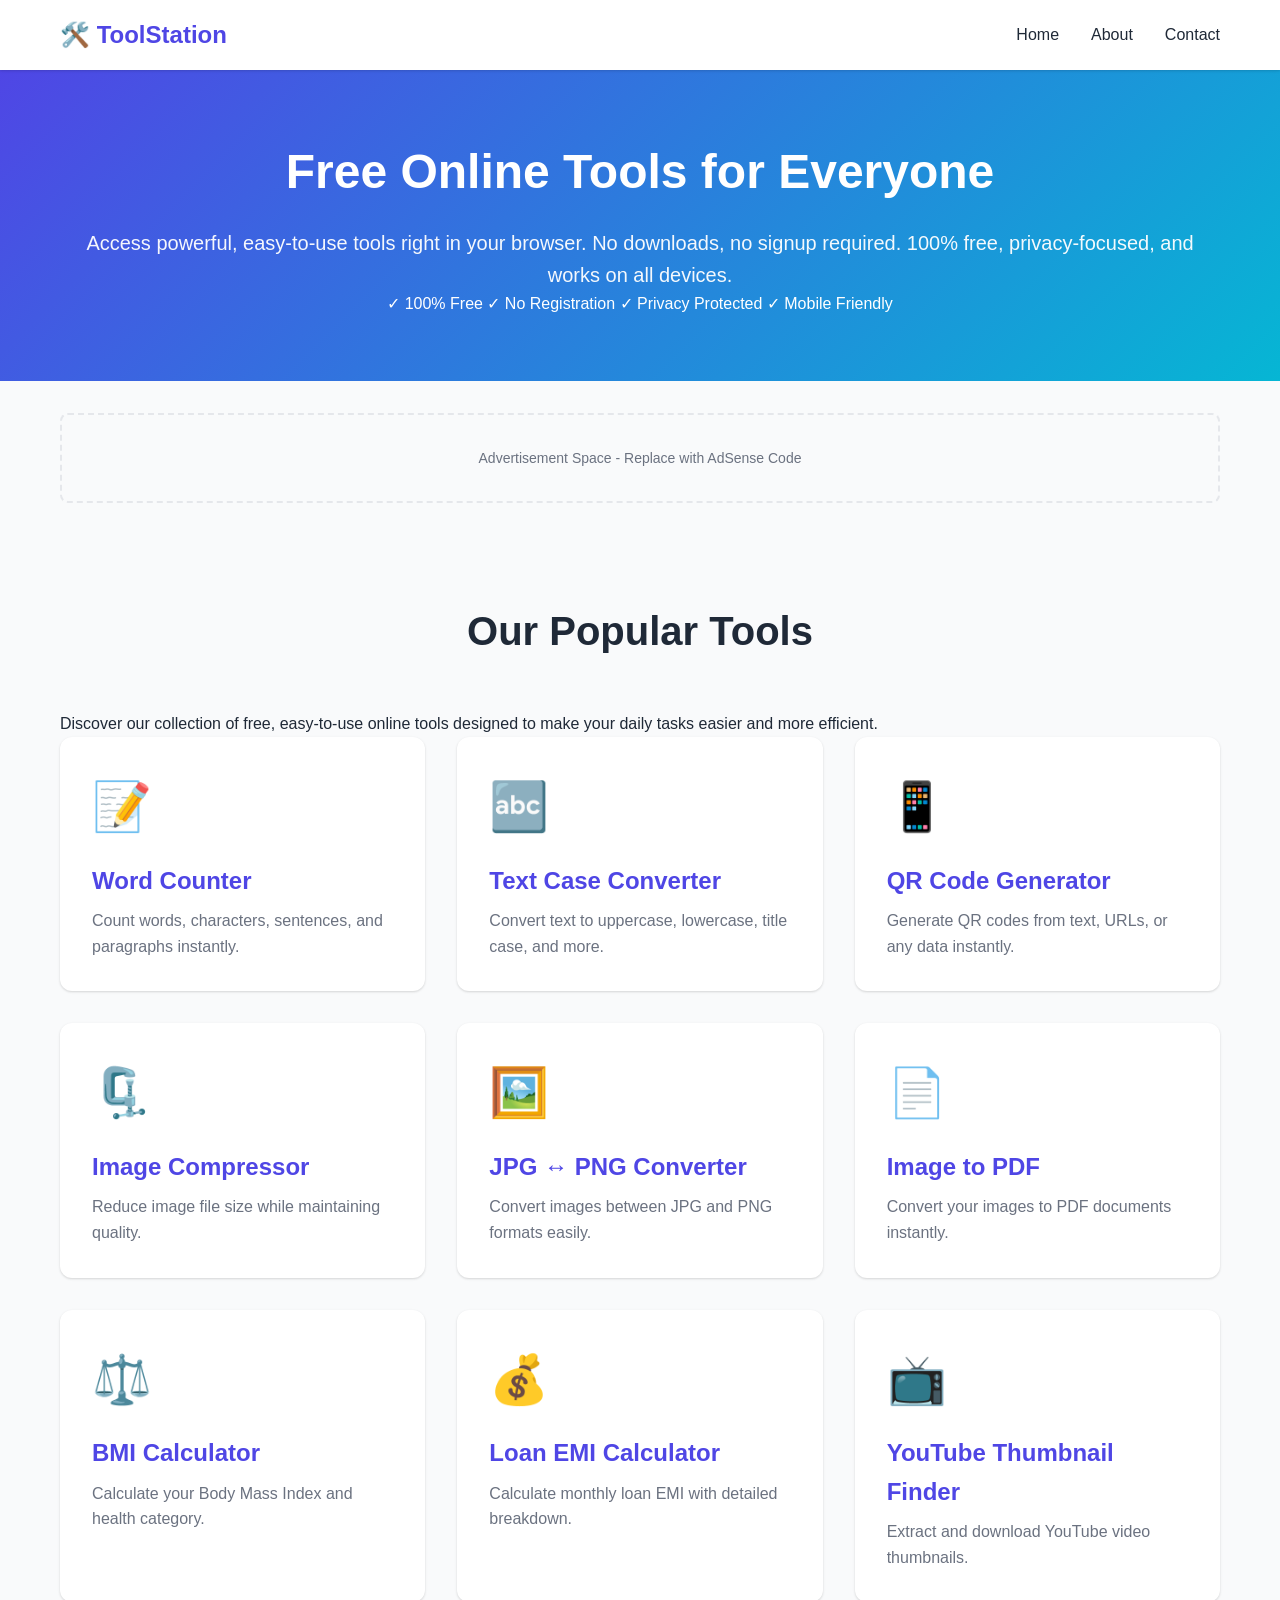
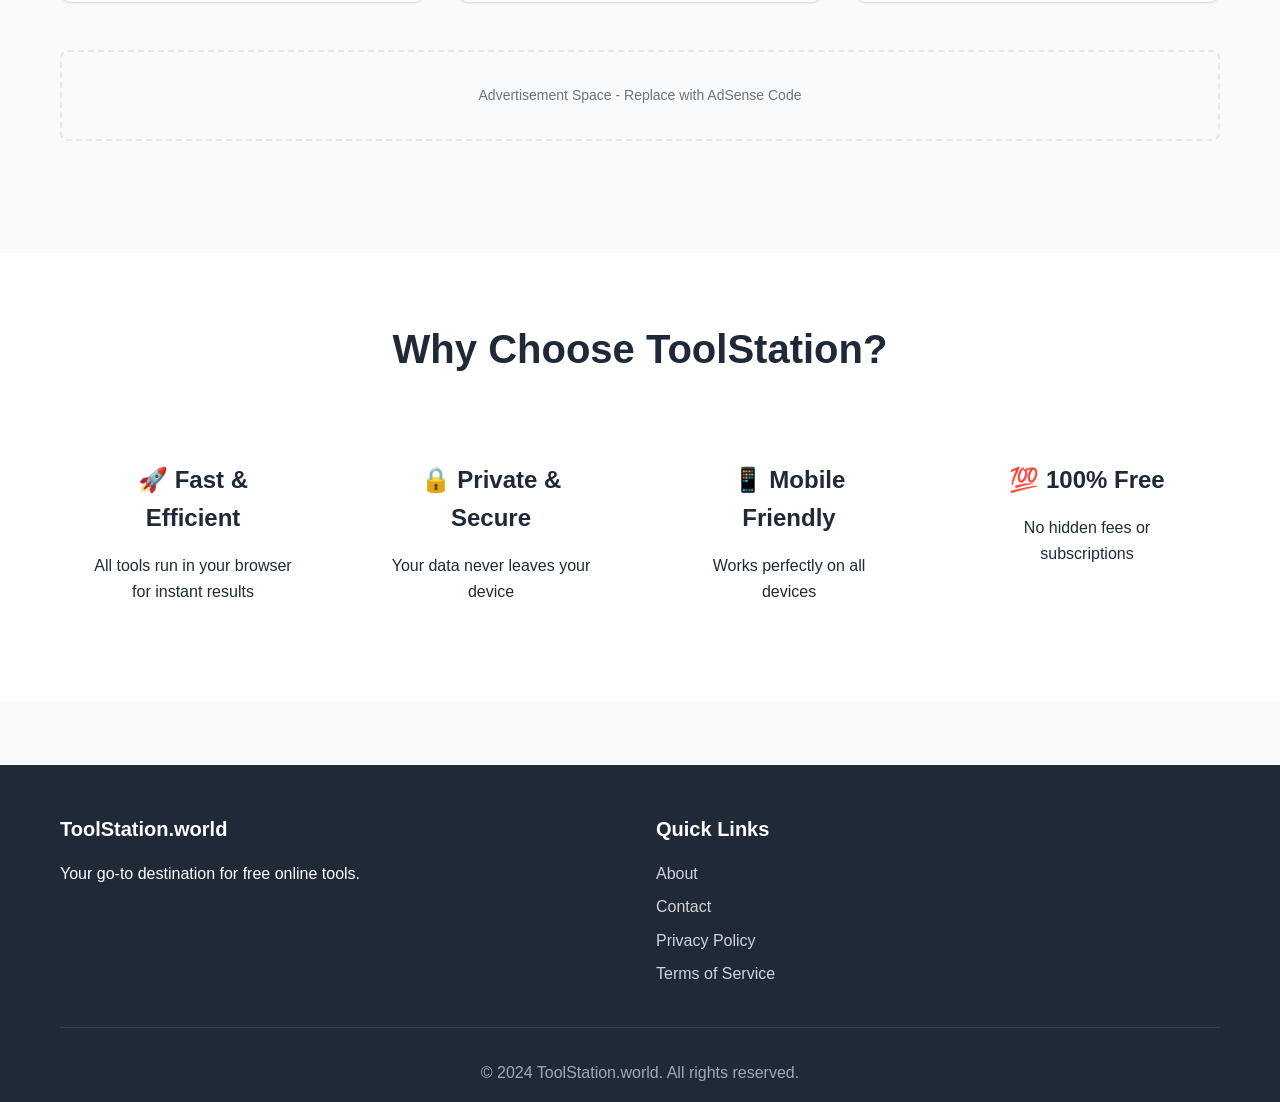
<file: index.html>
<!DOCTYPE html>
<html lang="en">
<head>
    <script src="https://cmp.gatekeeperconsent.com/min.js" data-cfasync="false"></script>
<script src="https://the.gatekeeperconsent.com/cmp.min.js" data-cfasync="false"></script>
    <script async src="//www.ezojs.com/ezoic/sa.min.js"></script>
<script>
    window.ezstandalone = window.ezstandalone || {};
    ezstandalone.cmd = ezstandalone.cmd || [];
</script>
    <script async src="https://pagead2.googlesyndication.com/pagead/js/adsbygoogle.js?client=ca-pub-7908614123439291"
     crossorigin="anonymous"></script>
    <!-- Basic -->
<link rel="shortcut icon" href="/favicon.ico">

<!-- PNG favicons -->
<link rel="icon" type="image/png" sizes="32x32" href="/favicon-32x32.png">
<link rel="icon" type="image/png" sizes="16x16" href="/favicon-16x16.png">

<!-- Apple -->
<link rel="apple-touch-icon" sizes="180x180" href="/apple-touch-icon.png">

<!-- Android / Chrome -->
<link rel="icon" type="image/png" sizes="192x192" href="/android-chrome-192x192.png">
<link rel="icon" type="image/png" sizes="512x512" href="/android-chrome-512x512.png">

<!-- Web App Manifest -->
<link rel="manifest" href="/site.webmanifest">

<!-- Theme color for mobile browsers -->
<meta name="theme-color" content="#1e90ff">

    
<!-- Google tag (gtag.js) -->
<script async src="https://www.googletagmanager.com/gtag/js?id=G-2S98VQSY6D"></script>
<script>
  window.dataLayer = window.dataLayer || [];
  function gtag(){dataLayer.push(arguments);}
  gtag('js', new Date());

  gtag('config', 'G-2S98VQSY6D');
</script>

    <meta name="msvalidate.01" content="60436F46C9D6DEB62B277CD0A1AF615D" />
    <meta name="google-site-verification" content="cfFJC6PFy1Md7UkRG60Dssy3mD77aRoNoNuZbLFhtX0" />
    <meta charset="UTF-8">
    <meta name="viewport" content="width=device-width, initial-scale=1.0">
    <meta name="description" content="ToolStation.world - Free online tools for everyday tasks. Word counter, QR code generator, image compressor, calculators, and more. 100% free, privacy-focused, no registration required.">
    <meta name="keywords" content="free tools, online tools, word counter, QR code generator, image compressor, BMI calculator, EMI calculator, text tools, image tools, calculators, utilities">
    <meta name="author" content="ToolStation.world">
    <meta name="robots" content="index, follow">
    
    <!-- Open Graph / Facebook -->
    <meta property="og:type" content="website">
    <meta property="og:url" content="https://toolstation.world/">
    <meta property="og:title" content="ToolStation.world - Free Online Tools for Everyone">
    <meta property="og:description" content="Access powerful, easy-to-use tools right in your browser. Word counter, QR code generator, image compressor, calculators, and more. 100% free, no downloads required.">
    <meta property="og:image" content="https://toolstation.world/assets/og-image.jpg">
    
    <!-- Twitter -->
    <meta property="twitter:card" content="summary_large_image">
    <meta property="twitter:url" content="https://toolstation.world/">
    <meta property="twitter:title" content="ToolStation.world - Free Online Tools for Everyone">
    <meta property="twitter:description" content="Access powerful, easy-to-use tools right in your browser. Word counter, QR code generator, image compressor, calculators, and more. 100% free, no downloads required.">
    
    <link rel="canonical" href="https://toolstation.world/">
    <title>ToolStation.world - Free Online Tools for Everyone | Word Counter, QR Generator, Image Tools</title>
    <link rel="stylesheet" href="/assets/style.css">
    
    <!-- Structured Data -->
    <script type="application/ld+json">
    {
      "@context": "https://schema.org",
      "@type": "WebSite",
      "name": "ToolStation.world",
      "url": "https://toolstation.world",
      "description": "Free online tools for everyday tasks. Word counter, QR code generator, image compressor, calculators, and more.",
      "potentialAction": {
        "@type": "SearchAction",
        "target": "https://toolstation.world/?q={search_term_string}",
        "query-input": "required name=search_term_string"
      }
    }
    </script>
</head>
<body>
    <header>
        <div class="container">
            <div class="header-content">
                <h1 class="logo">🛠️ ToolStation</h1>
                <nav>
                    <a href="/">Home</a>
                    <a href="/about.html">About</a>
                    <a href="/contact.html">Contact</a>
                </nav>
            </div>
        </div>
    </header>

    <main>
        <section class="hero">
            <div class="container">
                <h1>Free Online Tools for Everyone</h1>
                <p>Access powerful, easy-to-use tools right in your browser. No downloads, no signup required. 100% free, privacy-focused, and works on all devices.</p>
                <div class="hero-features">
                    <span class="hero-feature">✓ 100% Free</span>
                    <span class="hero-feature">✓ No Registration</span>
                    <span class="hero-feature">✓ Privacy Protected</span>
                    <span class="hero-feature">✓ Mobile Friendly</span>
                </div>
            </div>
        </section>

        <!-- AdSense Ad Unit -->
        <div class="container">
            <div class="ad-placeholder">
                Advertisement Space - Replace with AdSense Code
            </div>
        </div>
        
        <section class="tools-section">
            <div class="container">
                <h2>Our Popular Tools</h2>
                <p class="section-description">Discover our collection of free, easy-to-use online tools designed to make your daily tasks easier and more efficient.</p>
                <div class="tools-grid">
                    <a href="/tools/word-counter.html" class="tool-card">
                        <div class="tool-icon">📝</div>
                        <h3>Word Counter</h3>
                        <p>Count words, characters, sentences, and paragraphs instantly.</p>
                    </a>

                    <a href="/tools/text-case.html" class="tool-card">
                        <div class="tool-icon">🔤</div>
                        <h3>Text Case Converter</h3>
                        <p>Convert text to uppercase, lowercase, title case, and more.</p>
                    </a>

                    <a href="/tools/qr.html" class="tool-card">
                        <div class="tool-icon">📱</div>
                        <h3>QR Code Generator</h3>
                        <p>Generate QR codes from text, URLs, or any data instantly.</p>
                    </a>

                    <a href="/tools/image-compress.html" class="tool-card">
                        <div class="tool-icon">🗜️</div>
                        <h3>Image Compressor</h3>
                        <p>Reduce image file size while maintaining quality.</p>
                    </a>

                    <a href="/tools/jpg-png.html" class="tool-card">
                        <div class="tool-icon">🖼️</div>
                        <h3>JPG ↔ PNG Converter</h3>
                        <p>Convert images between JPG and PNG formats easily.</p>
                    </a>

                    <a href="/tools/image-to-pdf.html" class="tool-card">
                        <div class="tool-icon">📄</div>
                        <h3>Image to PDF</h3>
                        <p>Convert your images to PDF documents instantly.</p>
                    </a>

                    <a href="/tools/bmi.html" class="tool-card">
                        <div class="tool-icon">⚖️</div>
                        <h3>BMI Calculator</h3>
                        <p>Calculate your Body Mass Index and health category.</p>
                    </a>

                    <a href="/tools/emi.html" class="tool-card">
                        <div class="tool-icon">💰</div>
                        <h3>Loan EMI Calculator</h3>
                        <p>Calculate monthly loan EMI with detailed breakdown.</p>
                    </a>

                    <a href="/tools/youtube-thumb.html" class="tool-card">
                        <div class="tool-icon">📺</div>
                        <h3>YouTube Thumbnail Finder</h3>
                        <p>Extract and download YouTube video thumbnails.</p>
                    </a>
                </div>
                
                <!-- AdSense Ad Unit -->
                <div class="ad-placeholder" style="margin: 3rem 0;">
                    Advertisement Space - Replace with AdSense Code
                </div>
            </div>
        </section>

        <section class="features-section">
            <div class="container">
                <h2>Why Choose ToolStation?</h2>
                <div class="features-grid">
                    <div class="feature">
                        <h3>🚀 Fast & Efficient</h3>
                        <p>All tools run in your browser for instant results</p>
                    </div>
                    <div class="feature">
                        <h3>🔒 Private & Secure</h3>
                        <p>Your data never leaves your device</p>
                    </div>
                    <div class="feature">
                        <h3>📱 Mobile Friendly</h3>
                        <p>Works perfectly on all devices</p>
                    </div>
                    <div class="feature">
                        <h3>💯 100% Free</h3>
                        <p>No hidden fees or subscriptions</p>
                    </div>
                </div>
            </div>
        </section>
    </main>

    <footer>
        <div class="container">
            <div class="footer-content">
                <div class="footer-section">
                    <h4>ToolStation.world</h4>
                    <p>Your go-to destination for free online tools.</p>
                </div>
                <div class="footer-section">
                    <h4>Quick Links</h4>
                    <ul>
                        <li><a href="/about.html">About</a></li>
                        <li><a href="/contact.html">Contact</a></li>
                        <li><a href="/privacy.html">Privacy Policy</a></li>
                        <li><a href="/terms.html">Terms of Service</a></li>
                    </ul>
                </div>
            </div>
            <div class="footer-bottom">
                <p>&copy; 2024 ToolStation.world. All rights reserved.</p>
            </div>
        </div>
    </footer>
    <script src="/assets/main.js"></script>
</body>
</html>
</file>
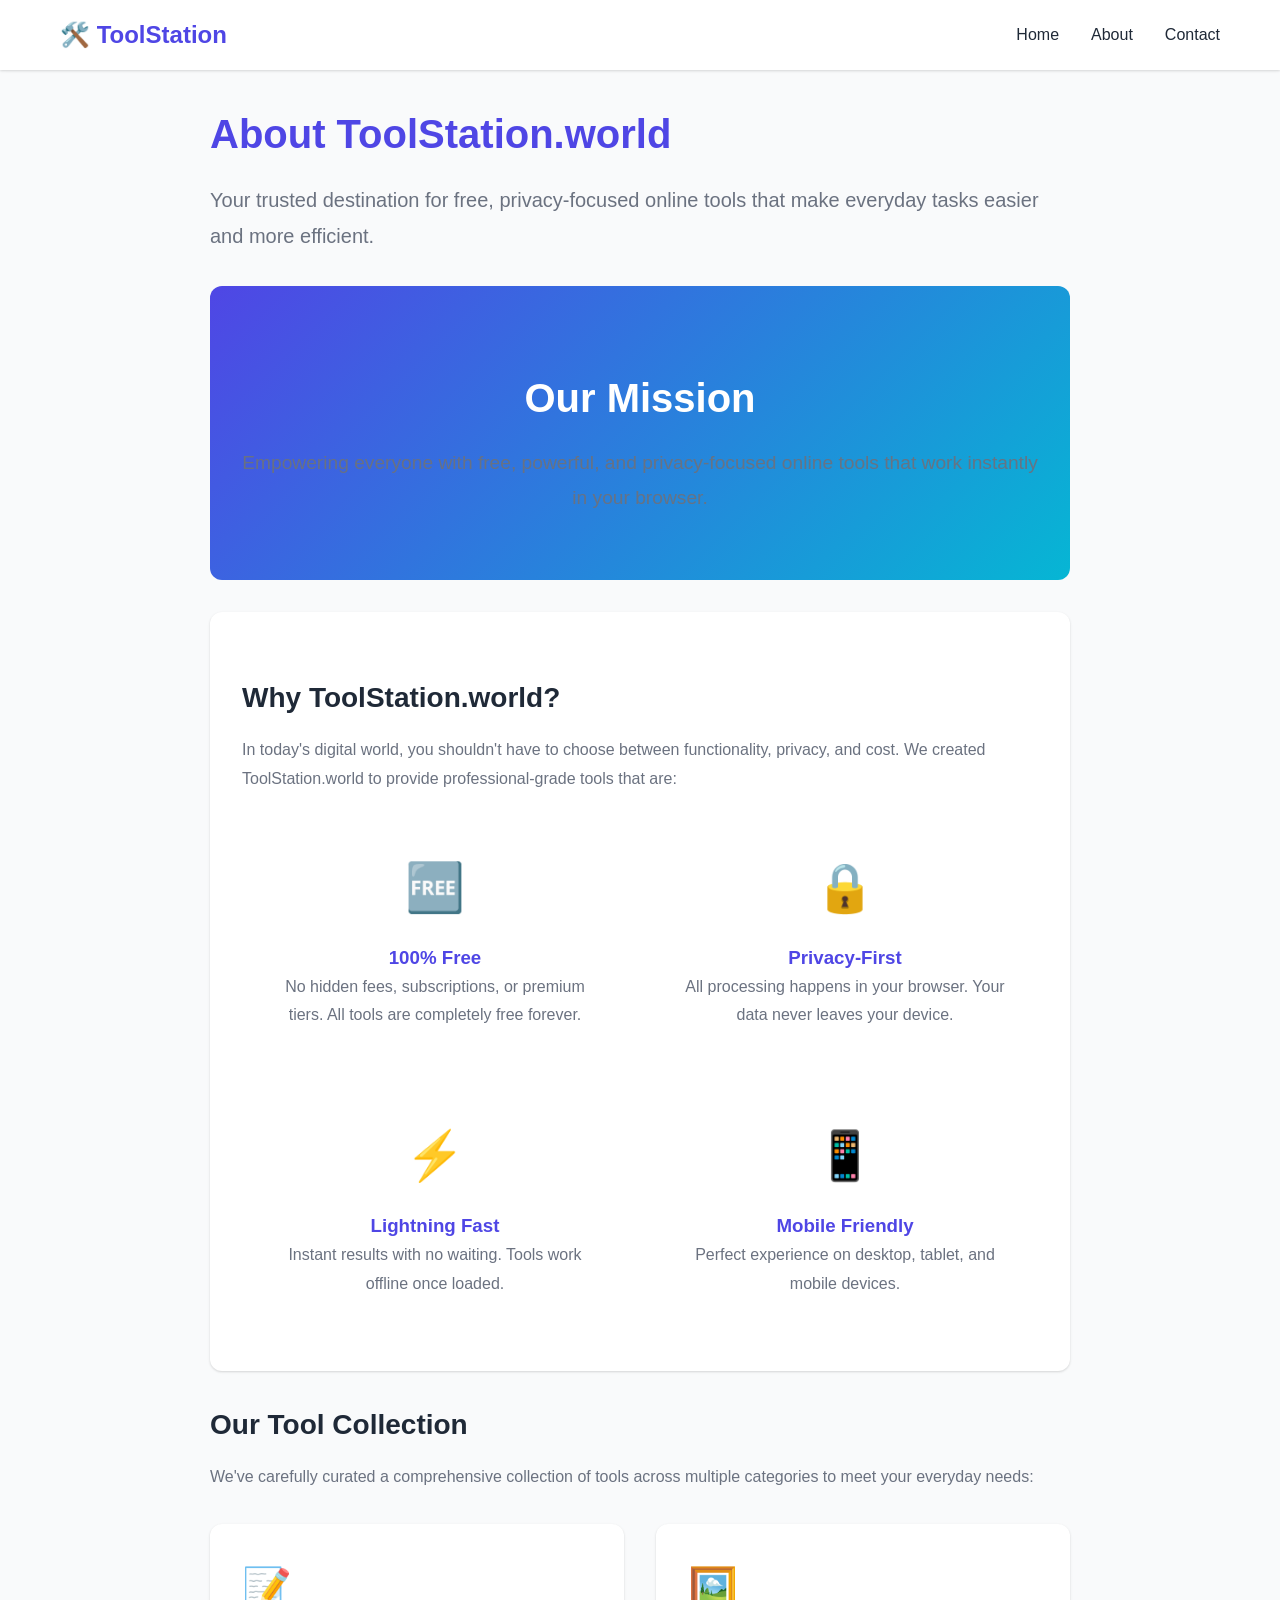
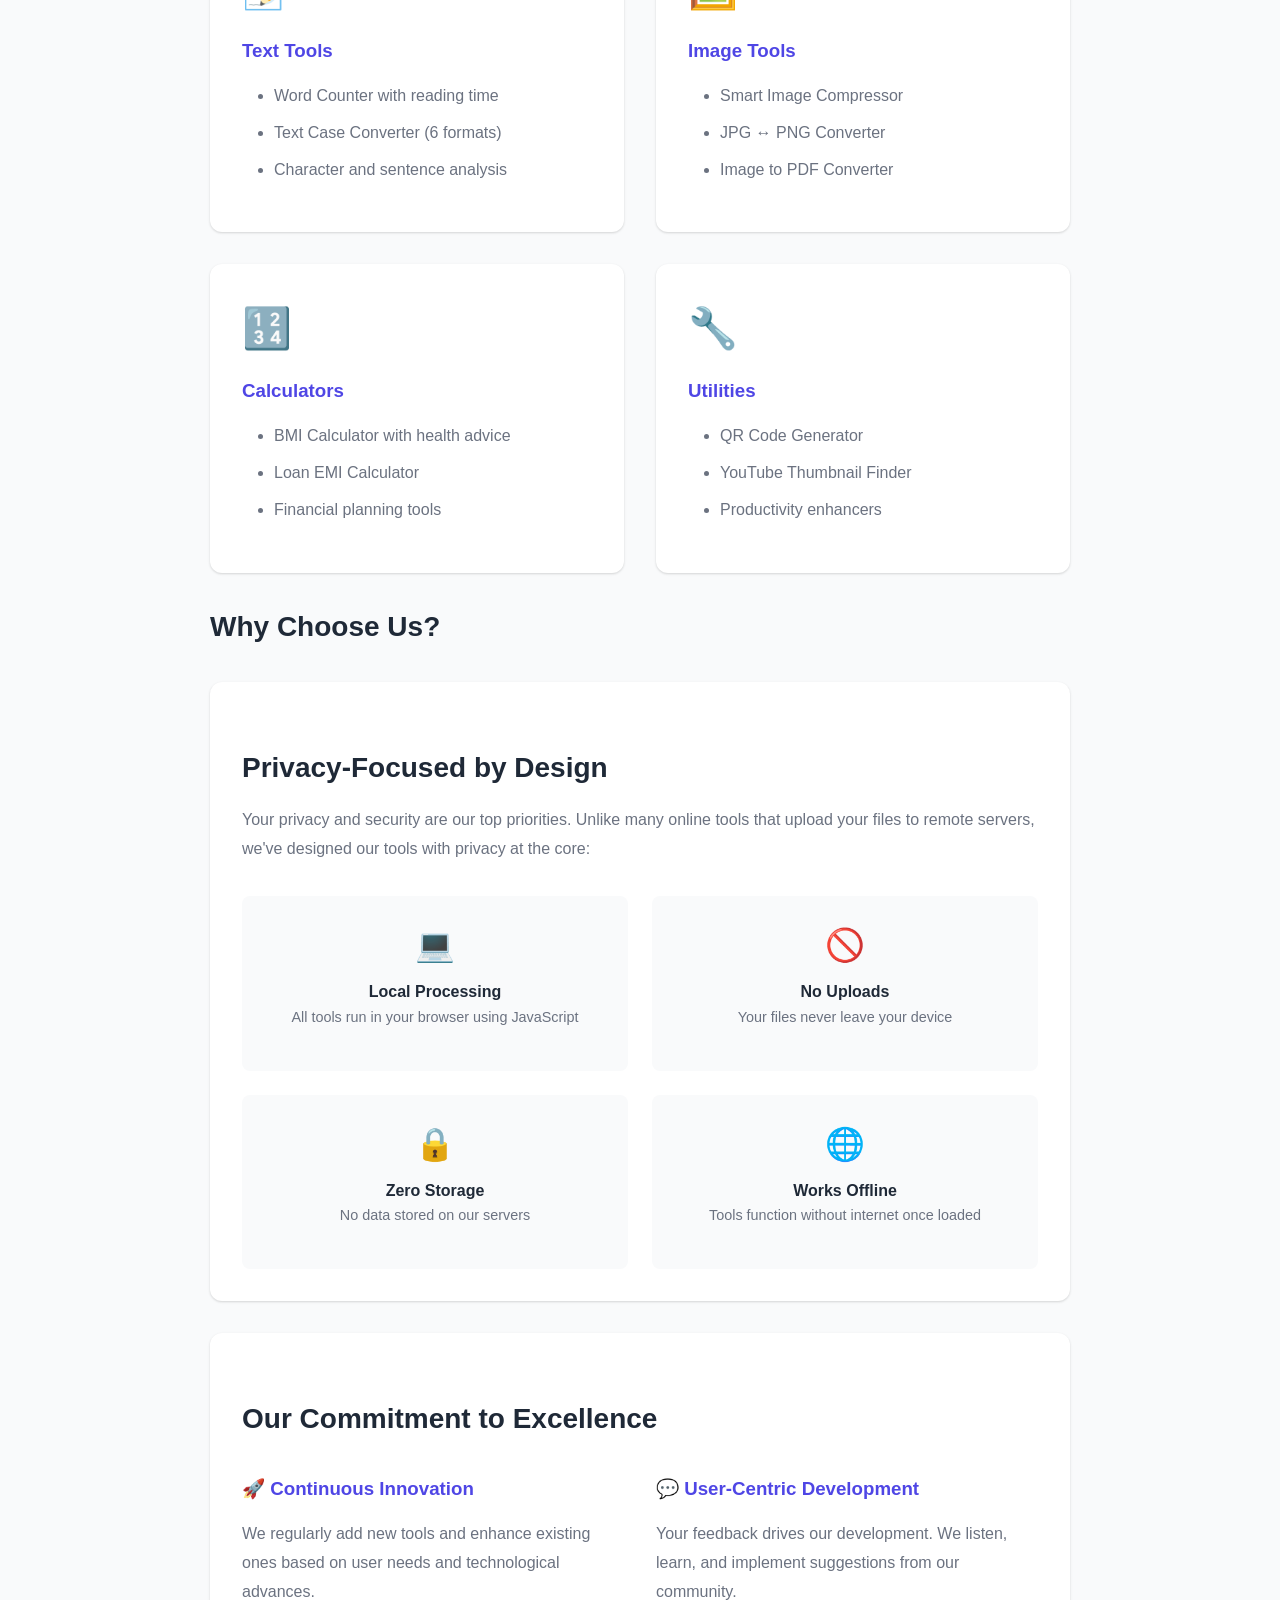
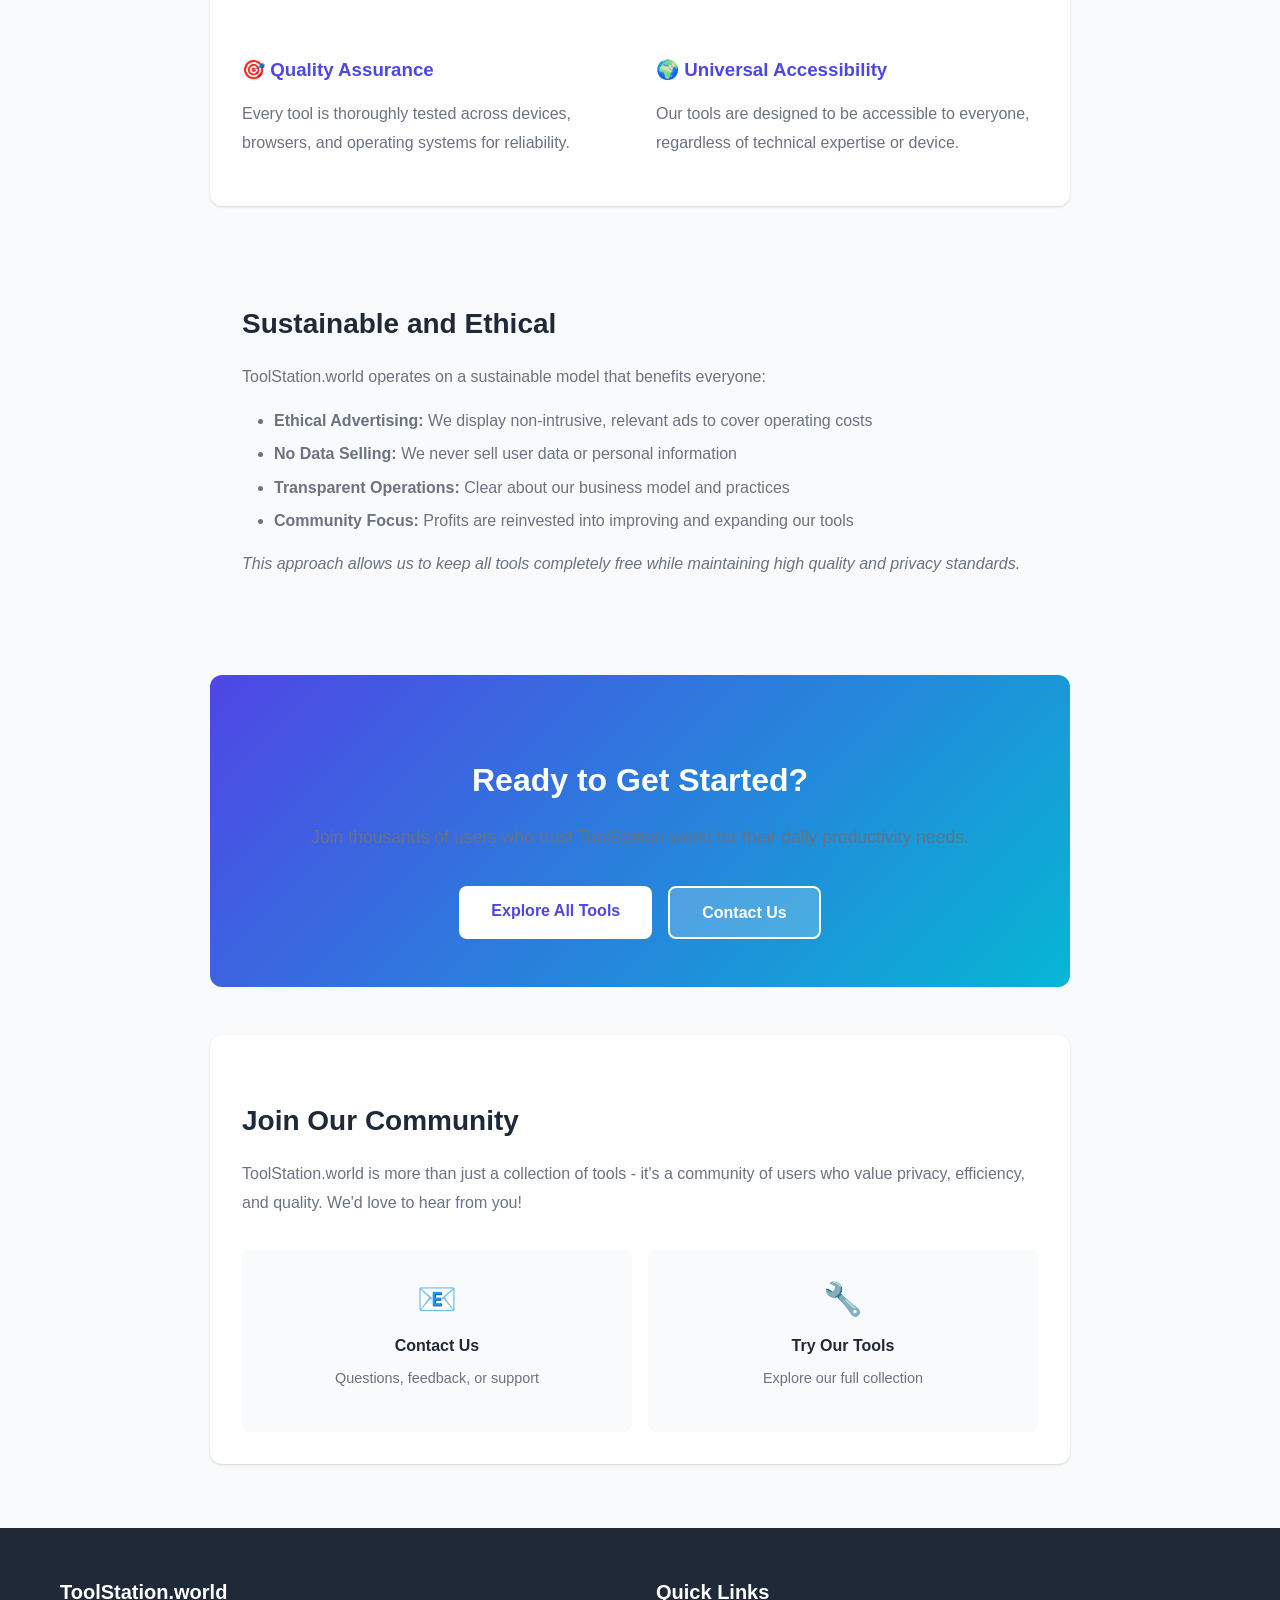
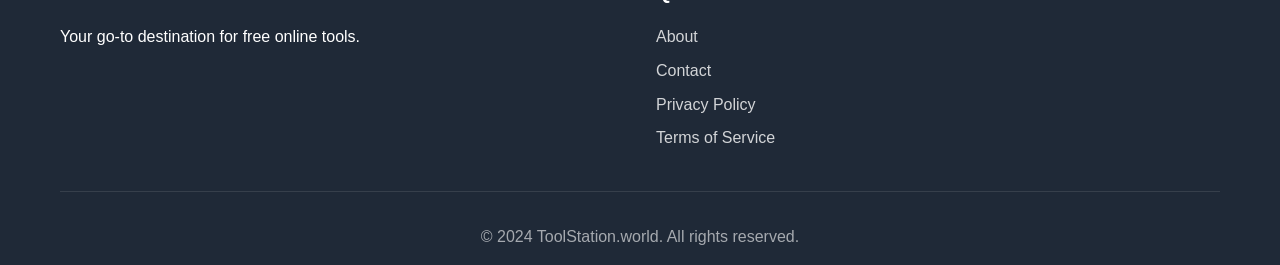
<file: about.html>
<!DOCTYPE html>
<html lang="en">
<head>
    <meta charset="UTF-8">
    <meta name="viewport" content="width=device-width, initial-scale=1.0">
    <meta name="description" content="About ToolStation.world - Learn about our mission to provide free, privacy-focused online tools for everyone.">
    <title>About Us | ToolStation.world</title>
    <link rel="stylesheet" href="/assets/style.css">
</head>
<body>
    <header>
        <div class="container">
            <div class="header-content">
                <h1 class="logo">🛠️ <a href="/" style="color: inherit; text-decoration: none;">ToolStation</a></h1>
                <nav>
                    <a href="/">Home</a>
                    <a href="/about.html">About</a>
                    <a href="/contact.html">Contact</a>
                </nav>
            </div>
        </div>
    </header>

    <main class="content-page">
        <h1>About ToolStation.world</h1>
        <p style="font-size: 1.25rem; color: var(--text-light); margin-bottom: 2rem;">Your trusted destination for free, privacy-focused online tools that make everyday tasks easier and more efficient.</p>

        <div style="background: linear-gradient(135deg, var(--primary-color) 0%, var(--secondary-color) 100%); color: white; padding: 3rem 2rem; border-radius: 12px; margin: 2rem 0; text-align: center;">
            <h2 style="color: white; font-size: 2.5rem; margin-bottom: 1rem;">Our Mission</h2>
            <p style="font-size: 1.2rem; opacity: 0.95;">Empowering everyone with free, powerful, and privacy-focused online tools that work instantly in your browser.</p>
        </div>

        <div style="background: var(--bg-color); padding: 2rem; border-radius: 12px; box-shadow: var(--card-shadow); margin: 2rem 0;">
            <h2>Why ToolStation.world?</h2>
            <p>In today's digital world, you shouldn't have to choose between functionality, privacy, and cost. We created ToolStation.world to provide professional-grade tools that are:</p>
            <div style="display: grid; grid-template-columns: repeat(auto-fit, minmax(250px, 1fr)); gap: 1.5rem; margin-top: 2rem;">
                <div style="text-align: center; padding: 1.5rem;">
                    <div style="font-size: 3rem; margin-bottom: 1rem;">🆓</div>
                    <h3 style="color: var(--primary-color);">100% Free</h3>
                    <p>No hidden fees, subscriptions, or premium tiers. All tools are completely free forever.</p>
                </div>
                <div style="text-align: center; padding: 1.5rem;">
                    <div style="font-size: 3rem; margin-bottom: 1rem;">🔒</div>
                    <h3 style="color: var(--primary-color);">Privacy-First</h3>
                    <p>All processing happens in your browser. Your data never leaves your device.</p>
                </div>
                <div style="text-align: center; padding: 1.5rem;">
                    <div style="font-size: 3rem; margin-bottom: 1rem;">⚡</div>
                    <h3 style="color: var(--primary-color);">Lightning Fast</h3>
                    <p>Instant results with no waiting. Tools work offline once loaded.</p>
                </div>
                <div style="text-align: center; padding: 1.5rem;">
                    <div style="font-size: 3rem; margin-bottom: 1rem;">📱</div>
                    <h3 style="color: var(--primary-color);">Mobile Friendly</h3>
                    <p>Perfect experience on desktop, tablet, and mobile devices.</p>
                </div>
            </div>
        </div>

        <h2>Our Tool Collection</h2>
        <p>We've carefully curated a comprehensive collection of tools across multiple categories to meet your everyday needs:</p>

        <div style="display: grid; grid-template-columns: repeat(auto-fit, minmax(280px, 1fr)); gap: 2rem; margin: 2rem 0;">
            <div style="background: var(--bg-color); padding: 2rem; border-radius: 12px; box-shadow: var(--card-shadow);">
                <div style="font-size: 2.5rem; margin-bottom: 1rem;">📝</div>
                <h3 style="color: var(--primary-color); margin-bottom: 1rem;">Text Tools</h3>
                <ul style="color: var(--text-light); line-height: 1.8;">
                    <li>Word Counter with reading time</li>
                    <li>Text Case Converter (6 formats)</li>
                    <li>Character and sentence analysis</li>
                </ul>
            </div>
            <div style="background: var(--bg-color); padding: 2rem; border-radius: 12px; box-shadow: var(--card-shadow);">
                <div style="font-size: 2.5rem; margin-bottom: 1rem;">🖼️</div>
                <h3 style="color: var(--primary-color); margin-bottom: 1rem;">Image Tools</h3>
                <ul style="color: var(--text-light); line-height: 1.8;">
                    <li>Smart Image Compressor</li>
                    <li>JPG ↔ PNG Converter</li>
                    <li>Image to PDF Converter</li>
                </ul>
            </div>
            <div style="background: var(--bg-color); padding: 2rem; border-radius: 12px; box-shadow: var(--card-shadow);">
                <div style="font-size: 2.5rem; margin-bottom: 1rem;">🔢</div>
                <h3 style="color: var(--primary-color); margin-bottom: 1rem;">Calculators</h3>
                <ul style="color: var(--text-light); line-height: 1.8;">
                    <li>BMI Calculator with health advice</li>
                    <li>Loan EMI Calculator</li>
                    <li>Financial planning tools</li>
                </ul>
            </div>
            <div style="background: var(--bg-color); padding: 2rem; border-radius: 12px; box-shadow: var(--card-shadow);">
                <div style="font-size: 2.5rem; margin-bottom: 1rem;">🔧</div>
                <h3 style="color: var(--primary-color); margin-bottom: 1rem;">Utilities</h3>
                <ul style="color: var(--text-light); line-height: 1.8;">
                    <li>QR Code Generator</li>
                    <li>YouTube Thumbnail Finder</li>
                    <li>Productivity enhancers</li>
                </ul>
            </div>
        </div>

        <h2>Why Choose Us?</h2>
        <div style="background: var(--bg-color); padding: 2rem; border-radius: 12px; box-shadow: var(--card-shadow); margin: 2rem 0;">
            <h2>Privacy-Focused by Design</h2>
            <p>Your privacy and security are our top priorities. Unlike many online tools that upload your files to remote servers, we've designed our tools with privacy at the core:</p>
            
            <div style="display: grid; grid-template-columns: repeat(auto-fit, minmax(250px, 1fr)); gap: 1.5rem; margin-top: 2rem;">
                <div style="background: var(--bg-light); padding: 1.5rem; border-radius: 8px; text-align: center;">
                    <div style="font-size: 2rem; margin-bottom: 0.5rem;">💻</div>
                    <h4>Local Processing</h4>
                    <p style="font-size: 0.9rem; color: var(--text-light);">All tools run in your browser using JavaScript</p>
                </div>
                <div style="background: var(--bg-light); padding: 1.5rem; border-radius: 8px; text-align: center;">
                    <div style="font-size: 2rem; margin-bottom: 0.5rem;">🚫</div>
                    <h4>No Uploads</h4>
                    <p style="font-size: 0.9rem; color: var(--text-light);">Your files never leave your device</p>
                </div>
                <div style="background: var(--bg-light); padding: 1.5rem; border-radius: 8px; text-align: center;">
                    <div style="font-size: 2rem; margin-bottom: 0.5rem;">🔒</div>
                    <h4>Zero Storage</h4>
                    <p style="font-size: 0.9rem; color: var(--text-light);">No data stored on our servers</p>
                </div>
                <div style="background: var(--bg-light); padding: 1.5rem; border-radius: 8px; text-align: center;">
                    <div style="font-size: 2rem; margin-bottom: 0.5rem;">🌐</div>
                    <h4>Works Offline</h4>
                    <p style="font-size: 0.9rem; color: var(--text-light);">Tools function without internet once loaded</p>
                </div>
            </div>
        </div>

        <div style="background: var(--bg-color); padding: 2rem; border-radius: 12px; box-shadow: var(--card-shadow); margin: 2rem 0;">
            <h2>Our Commitment to Excellence</h2>
            <div style="display: grid; grid-template-columns: repeat(auto-fit, minmax(300px, 1fr)); gap: 2rem; margin-top: 2rem;">
                <div>
                    <h3 style="color: var(--primary-color); margin-bottom: 1rem;">🚀 Continuous Innovation</h3>
                    <p>We regularly add new tools and enhance existing ones based on user needs and technological advances.</p>
                </div>
                <div>
                    <h3 style="color: var(--primary-color); margin-bottom: 1rem;">💬 User-Centric Development</h3>
                    <p>Your feedback drives our development. We listen, learn, and implement suggestions from our community.</p>
                </div>
                <div>
                    <h3 style="color: var(--primary-color); margin-bottom: 1rem;">🎯 Quality Assurance</h3>
                    <p>Every tool is thoroughly tested across devices, browsers, and operating systems for reliability.</p>
                </div>
                <div>
                    <h3 style="color: var(--primary-color); margin-bottom: 1rem;">🌍 Universal Accessibility</h3>
                    <p>Our tools are designed to be accessible to everyone, regardless of technical expertise or device.</p>
                </div>
            </div>
        </div>

        <div style="background: var(--bg-light); padding: 2rem; border-radius: 12px; margin: 2rem 0;">
            <h2>Sustainable and Ethical</h2>
            <p>ToolStation.world operates on a sustainable model that benefits everyone:</p>
            <ul style="margin-top: 1rem;">
                <li><strong>Ethical Advertising:</strong> We display non-intrusive, relevant ads to cover operating costs</li>
                <li><strong>No Data Selling:</strong> We never sell user data or personal information</li>
                <li><strong>Transparent Operations:</strong> Clear about our business model and practices</li>
                <li><strong>Community Focus:</strong> Profits are reinvested into improving and expanding our tools</li>
            </ul>
            <p style="margin-top: 1rem; font-style: italic; color: var(--text-light);">This approach allows us to keep all tools completely free while maintaining high quality and privacy standards.</p>
        </div>

        <div style="background: linear-gradient(135deg, var(--primary-color) 0%, var(--secondary-color) 100%); color: white; padding: 3rem 2rem; border-radius: 12px; margin: 3rem 0; text-align: center;">
            <h2 style="color: white; font-size: 2rem; margin-bottom: 1rem;">Ready to Get Started?</h2>
            <p style="font-size: 1.1rem; opacity: 0.95; margin-bottom: 2rem;">Join thousands of users who trust ToolStation.world for their daily productivity needs.</p>
            <div style="display: flex; gap: 1rem; justify-content: center; flex-wrap: wrap;">
                <a href="/" class="btn" style="background: white; color: var(--primary-color); text-decoration: none; font-weight: 600;">Explore All Tools</a>
                <a href="/contact.html" class="btn" style="background: rgba(255,255,255,0.2); color: white; text-decoration: none; border: 2px solid white;">Contact Us</a>
            </div>
        </div>

        <div style="background: var(--bg-color); padding: 2rem; border-radius: 12px; box-shadow: var(--card-shadow); margin: 2rem 0;">
            <h2>Join Our Community</h2>
            <p>ToolStation.world is more than just a collection of tools - it's a community of users who value privacy, efficiency, and quality. We'd love to hear from you!</p>
            
            <div style="display: grid; grid-template-columns: repeat(auto-fit, minmax(200px, 1fr)); gap: 1rem; margin-top: 2rem;">
                <a href="/contact.html" style="background: var(--bg-light); padding: 1.5rem; border-radius: 8px; text-decoration: none; color: var(--text-color); text-align: center; transition: transform 0.2s;" onmouseover="this.style.transform='translateY(-2px)'" onmouseout="this.style.transform='translateY(0)'">
                    <div style="font-size: 2rem; margin-bottom: 0.5rem;">📧</div>
                    <strong>Contact Us</strong>
                    <p style="font-size: 0.9rem; margin-top: 0.5rem; color: var(--text-light);">Questions, feedback, or support</p>
                </a>
                <a href="/" style="background: var(--bg-light); padding: 1.5rem; border-radius: 8px; text-decoration: none; color: var(--text-color); text-align: center; transition: transform 0.2s;" onmouseover="this.style.transform='translateY(-2px)'" onmouseout="this.style.transform='translateY(0)'">
                    <div style="font-size: 2rem; margin-bottom: 0.5rem;">🔧</div>
                    <strong>Try Our Tools</strong>
                    <p style="font-size: 0.9rem; margin-top: 0.5rem; color: var(--text-light);">Explore our full collection</p>
                </a>
            </div>
        </div>
    </main>

    <footer>
        <div class="container">
            <div class="footer-content">
                <div class="footer-section">
                    <h4>ToolStation.world</h4>
                    <p>Your go-to destination for free online tools.</p>
                </div>
                <div class="footer-section">
                    <h4>Quick Links</h4>
                    <ul>
                        <li><a href="/about.html">About</a></li>
                        <li><a href="/contact.html">Contact</a></li>
                        <li><a href="/privacy.html">Privacy Policy</a></li>
                        <li><a href="/terms.html">Terms of Service</a></li>
                    </ul>
                </div>
            </div>
            <div class="footer-bottom">
                <p>&copy; 2024 ToolStation.world. All rights reserved.</p>
            </div>
        </div>
    </footer>
</body>
</html>
</file>
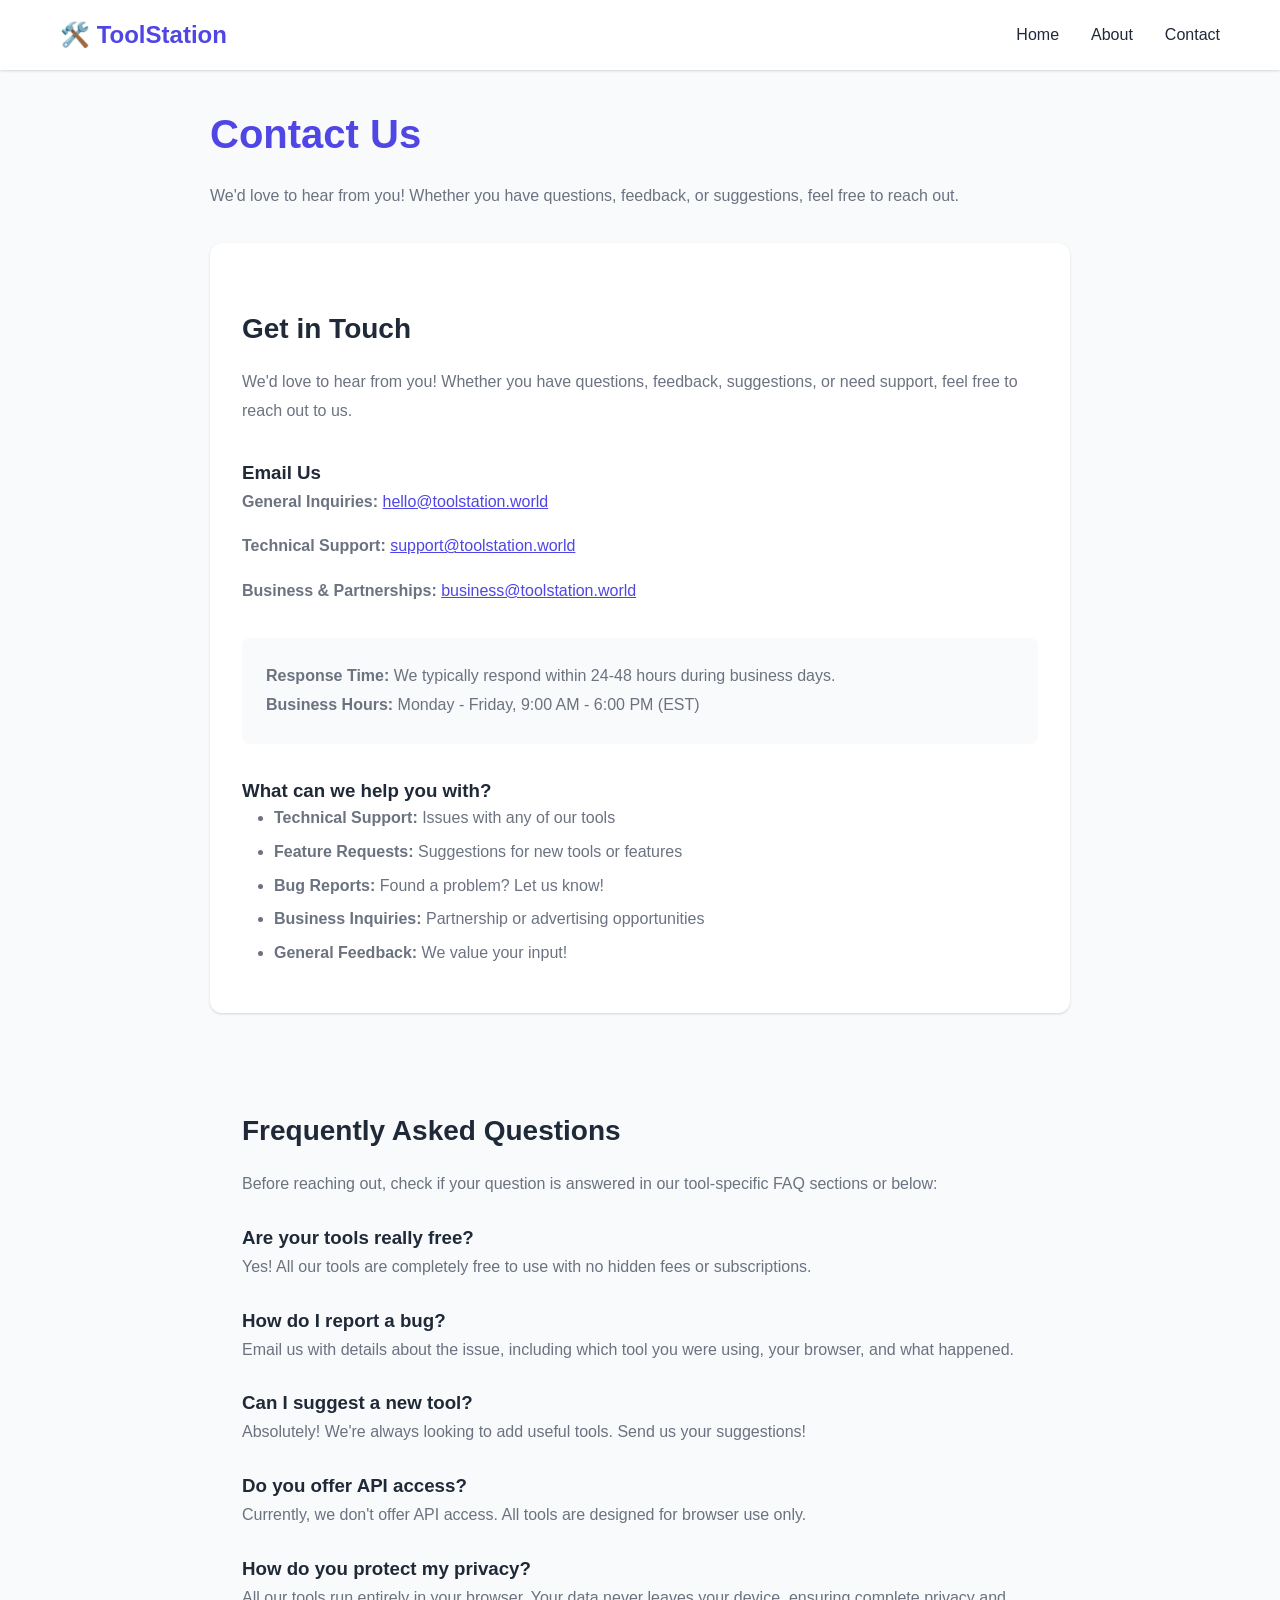
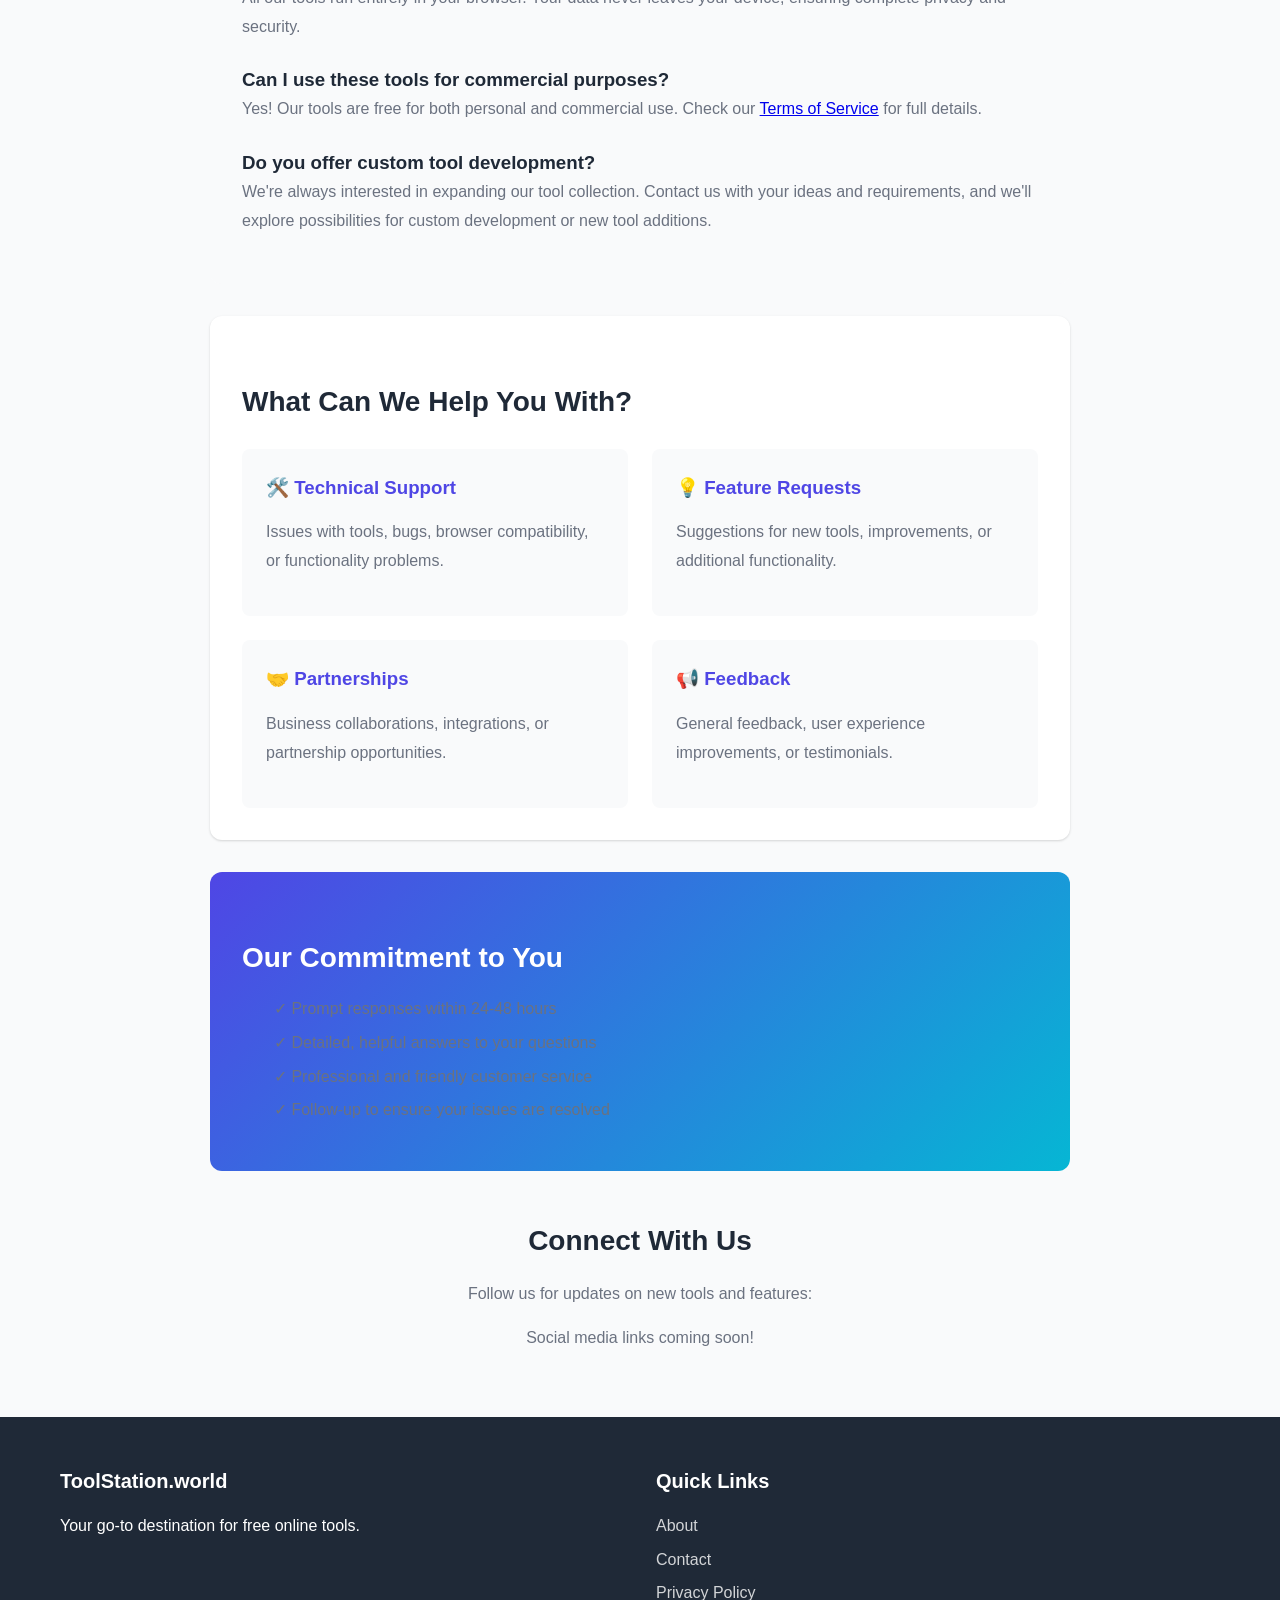
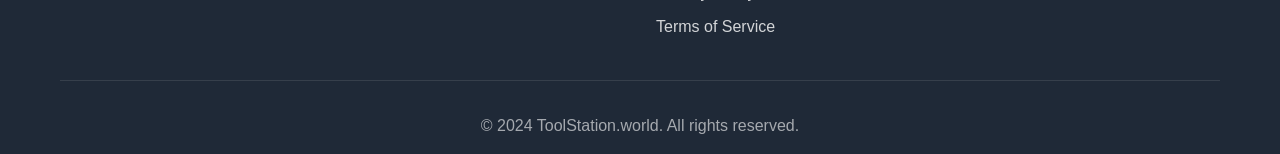
<file: contact.html>
<!DOCTYPE html>
<html lang="en">
<head>
    <meta charset="UTF-8">
    <meta name="viewport" content="width=device-width, initial-scale=1.0">
    <meta name="description" content="Contact ToolStation.world - Get in touch with us for questions, feedback, or support.">
    <title>Contact Us | ToolStation.world</title>
    <link rel="stylesheet" href="/assets/style.css">
</head>
<body>
    <header>
        <div class="container">
            <div class="header-content">
                <h1 class="logo">🛠️ <a href="/" style="color: inherit; text-decoration: none;">ToolStation</a></h1>
                <nav>
                    <a href="/">Home</a>
                    <a href="/about.html">About</a>
                    <a href="/contact.html">Contact</a>
                </nav>
            </div>
        </div>
    </header>

    <main class="content-page">
        <h1>Contact Us</h1>
        <p>We'd love to hear from you! Whether you have questions, feedback, or suggestions, feel free to reach out.</p>

        <div style="background: var(--bg-color); padding: 2rem; border-radius: 12px; box-shadow: var(--card-shadow); margin: 2rem 0;">
            <h2>Get in Touch</h2>
            <p>We'd love to hear from you! Whether you have questions, feedback, suggestions, or need support, feel free to reach out to us.</p>
            
            <div style="margin: 2rem 0;">
                <h3>Email Us</h3>
                <p><strong>General Inquiries:</strong> <a href="mailto:hello@toolstation.world" style="color: var(--primary-color);">hello@toolstation.world</a></p>
                <p><strong>Technical Support:</strong> <a href="mailto:support@toolstation.world" style="color: var(--primary-color);">support@toolstation.world</a></p>
                <p><strong>Business & Partnerships:</strong> <a href="mailto:business@toolstation.world" style="color: var(--primary-color);">business@toolstation.world</a></p>
            </div>
            
            <div style="background: var(--bg-light); padding: 1.5rem; border-radius: 8px; margin-top: 1.5rem;">
                <p style="margin: 0; color: var(--text-light);">
                    <strong>Response Time:</strong> We typically respond within 24-48 hours during business days.<br>
                    <strong>Business Hours:</strong> Monday - Friday, 9:00 AM - 6:00 PM (EST)
                </p>
            </div>
            
            <h3 style="margin-top: 2rem;">What can we help you with?</h3>
            <ul>
                <li><strong>Technical Support:</strong> Issues with any of our tools</li>
                <li><strong>Feature Requests:</strong> Suggestions for new tools or features</li>
                <li><strong>Bug Reports:</strong> Found a problem? Let us know!</li>
                <li><strong>Business Inquiries:</strong> Partnership or advertising opportunities</li>
                <li><strong>General Feedback:</strong> We value your input!</li>
            </ul>
        </div>

        <div style="background: var(--bg-light); padding: 2rem; border-radius: 12px; margin: 2rem 0;">
            <h2>Frequently Asked Questions</h2>
            <p>Before reaching out, check if your question is answered in our tool-specific FAQ sections or below:</p>
            
            <h3 style="margin-top: 1.5rem;">Are your tools really free?</h3>
            <p>Yes! All our tools are completely free to use with no hidden fees or subscriptions.</p>
            
            <h3 style="margin-top: 1.5rem;">How do I report a bug?</h3>
            <p>Email us with details about the issue, including which tool you were using, your browser, and what happened.</p>
            
            <h3 style="margin-top: 1.5rem;">Can I suggest a new tool?</h3>
            <p>Absolutely! We're always looking to add useful tools. Send us your suggestions!</p>
            
            <h3 style="margin-top: 1.5rem;">Do you offer API access?</h3>
            <p>Currently, we don't offer API access. All tools are designed for browser use only.</p>
            
            <h3 style="margin-top: 1.5rem;">How do you protect my privacy?</h3>
            <p>All our tools run entirely in your browser. Your data never leaves your device, ensuring complete privacy and security.</p>
            
            <h3 style="margin-top: 1.5rem;">Can I use these tools for commercial purposes?</h3>
            <p>Yes! Our tools are free for both personal and commercial use. Check our <a href="/terms.html">Terms of Service</a> for full details.</p>
            
            <h3 style="margin-top: 1.5rem;">Do you offer custom tool development?</h3>
            <p>We're always interested in expanding our tool collection. Contact us with your ideas and requirements, and we'll explore possibilities for custom development or new tool additions.</p>
        </div>
        
        <!-- What We Can Help With -->
        <div style="background: var(--bg-color); padding: 2rem; border-radius: 12px; box-shadow: var(--card-shadow); margin: 2rem 0;">
            <h2>What Can We Help You With?</h2>
            <div style="display: grid; grid-template-columns: repeat(auto-fit, minmax(250px, 1fr)); gap: 1.5rem; margin-top: 1.5rem;">
                <div style="background: var(--bg-light); padding: 1.5rem; border-radius: 8px;">
                    <h3 style="color: var(--primary-color); margin-bottom: 1rem;">🛠️ Technical Support</h3>
                    <p>Issues with tools, bugs, browser compatibility, or functionality problems.</p>
                </div>
                <div style="background: var(--bg-light); padding: 1.5rem; border-radius: 8px;">
                    <h3 style="color: var(--primary-color); margin-bottom: 1rem;">💡 Feature Requests</h3>
                    <p>Suggestions for new tools, improvements, or additional functionality.</p>
                </div>
                <div style="background: var(--bg-light); padding: 1.5rem; border-radius: 8px;">
                    <h3 style="color: var(--primary-color); margin-bottom: 1rem;">🤝 Partnerships</h3>
                    <p>Business collaborations, integrations, or partnership opportunities.</p>
                </div>
                <div style="background: var(--bg-light); padding: 1.5rem; border-radius: 8px;">
                    <h3 style="color: var(--primary-color); margin-bottom: 1rem;">📢 Feedback</h3>
                    <p>General feedback, user experience improvements, or testimonials.</p>
                </div>
            </div>
        </div>
        
        <!-- Response Expectations -->
        <div style="background: linear-gradient(135deg, var(--primary-color) 0%, var(--secondary-color) 100%); color: white; padding: 2rem; border-radius: 12px; margin: 2rem 0;">
            <h2 style="color: white; margin-bottom: 1rem;">Our Commitment to You</h2>
            <ul style="list-style: none; padding: 0;">
                <li style="margin-bottom: 0.5rem;">✓ Prompt responses within 24-48 hours</li>
                <li style="margin-bottom: 0.5rem;">✓ Detailed, helpful answers to your questions</li>
                <li style="margin-bottom: 0.5rem;">✓ Professional and friendly customer service</li>
                <li style="margin-bottom: 0.5rem;">✓ Follow-up to ensure your issues are resolved</li>
            </ul>
        </div>

        <div style="text-align: center; margin: 3rem 0;">
            <h2>Connect With Us</h2>
            <p>Follow us for updates on new tools and features:</p>
            <div style="margin-top: 1rem;">
                <p style="color: var(--text-light);">Social media links coming soon!</p>
            </div>
        </div>
    </main>

    <footer>
        <div class="container">
            <div class="footer-content">
                <div class="footer-section">
                    <h4>ToolStation.world</h4>
                    <p>Your go-to destination for free online tools.</p>
                </div>
                <div class="footer-section">
                    <h4>Quick Links</h4>
                    <ul>
                        <li><a href="/about.html">About</a></li>
                        <li><a href="/contact.html">Contact</a></li>
                        <li><a href="/privacy.html">Privacy Policy</a></li>
                        <li><a href="/terms.html">Terms of Service</a></li>
                    </ul>
                </div>
            </div>
            <div class="footer-bottom">
                <p>&copy; 2024 ToolStation.world. All rights reserved.</p>
            </div>
        </div>
    </footer>
</body>
</html>
</file>
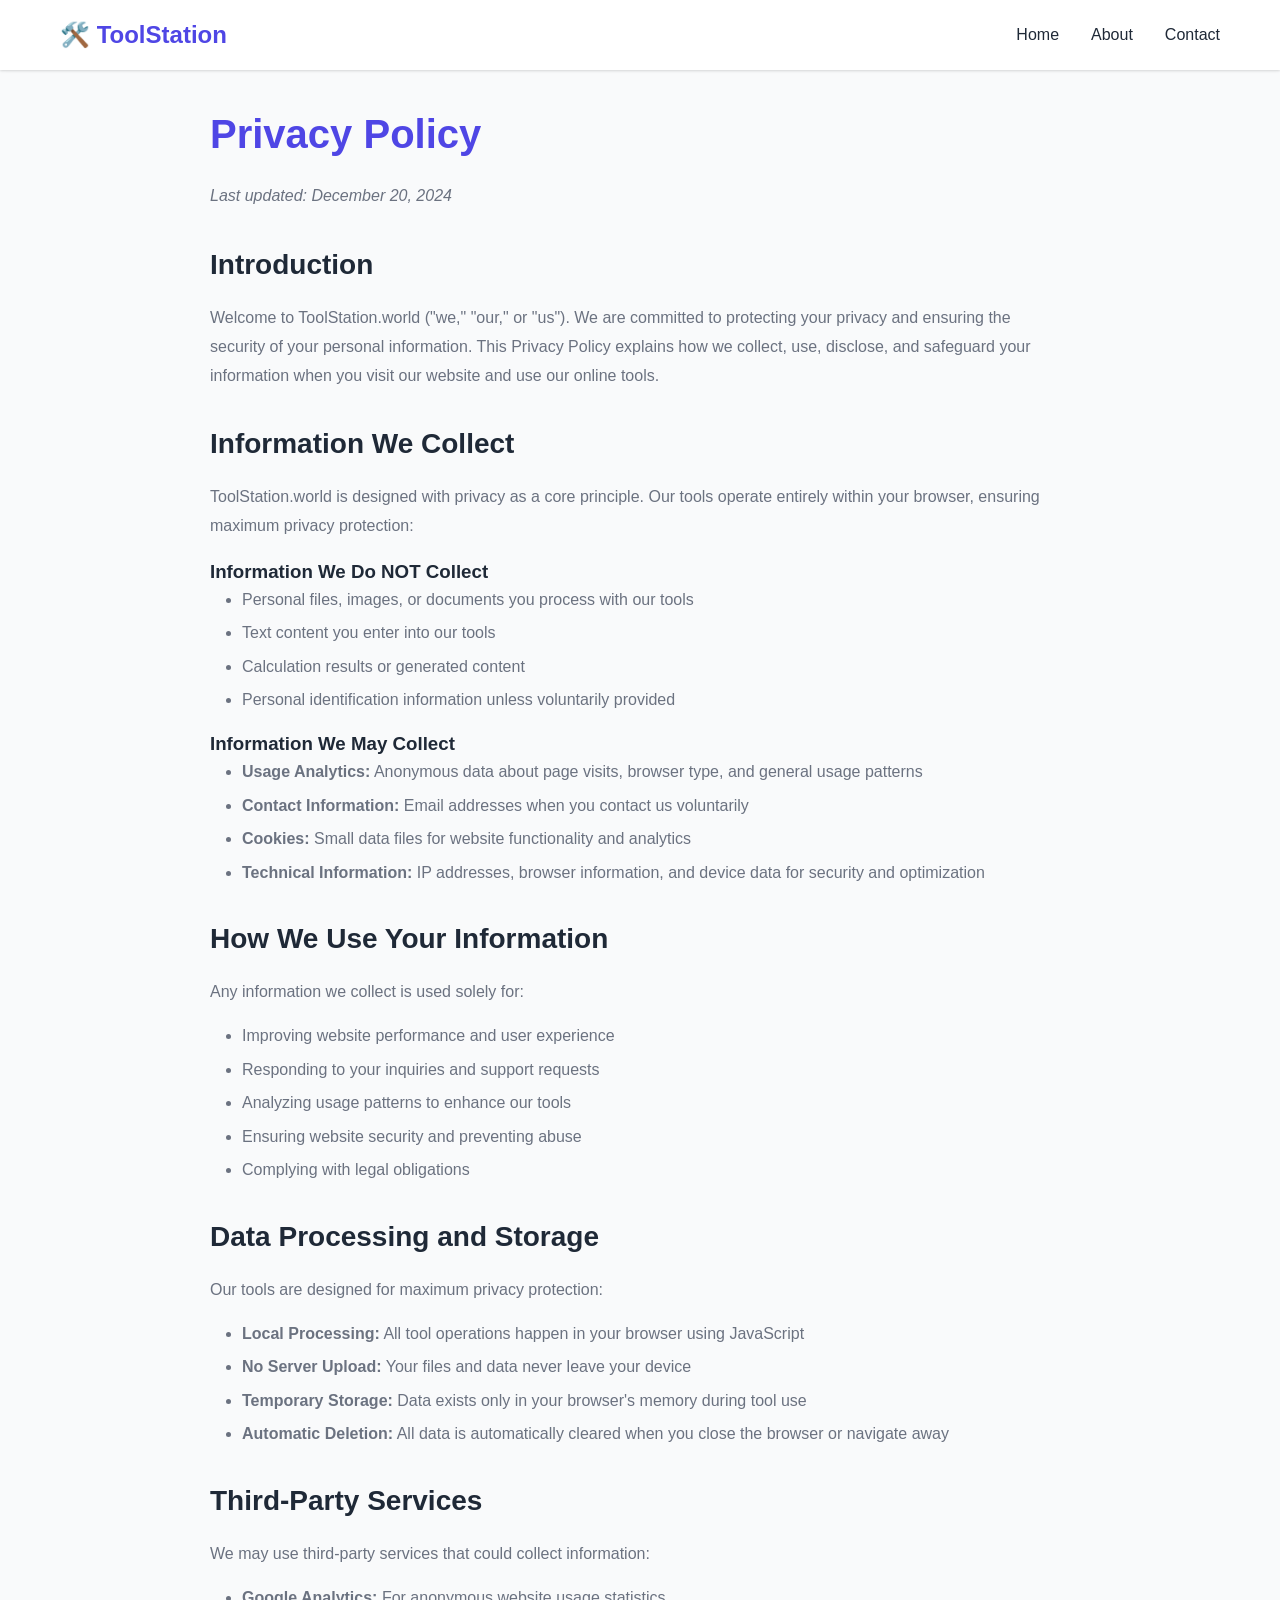
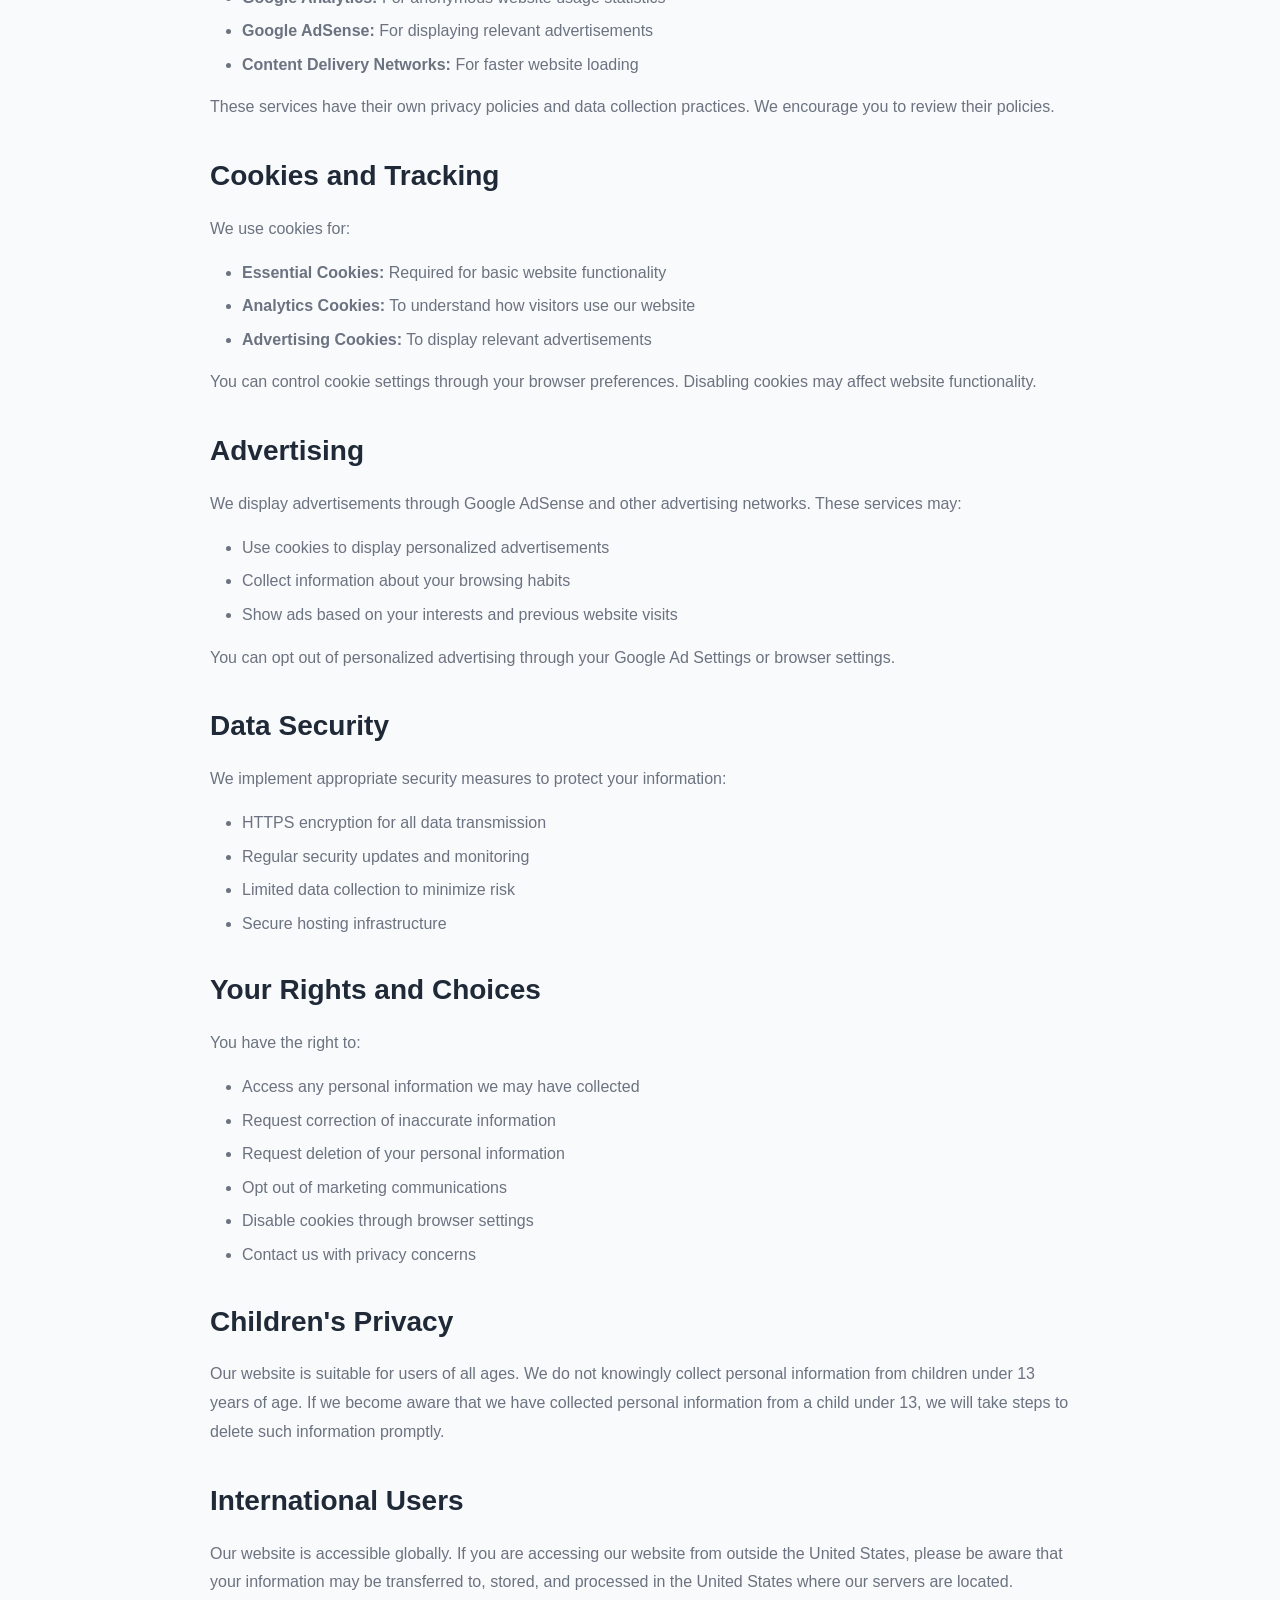
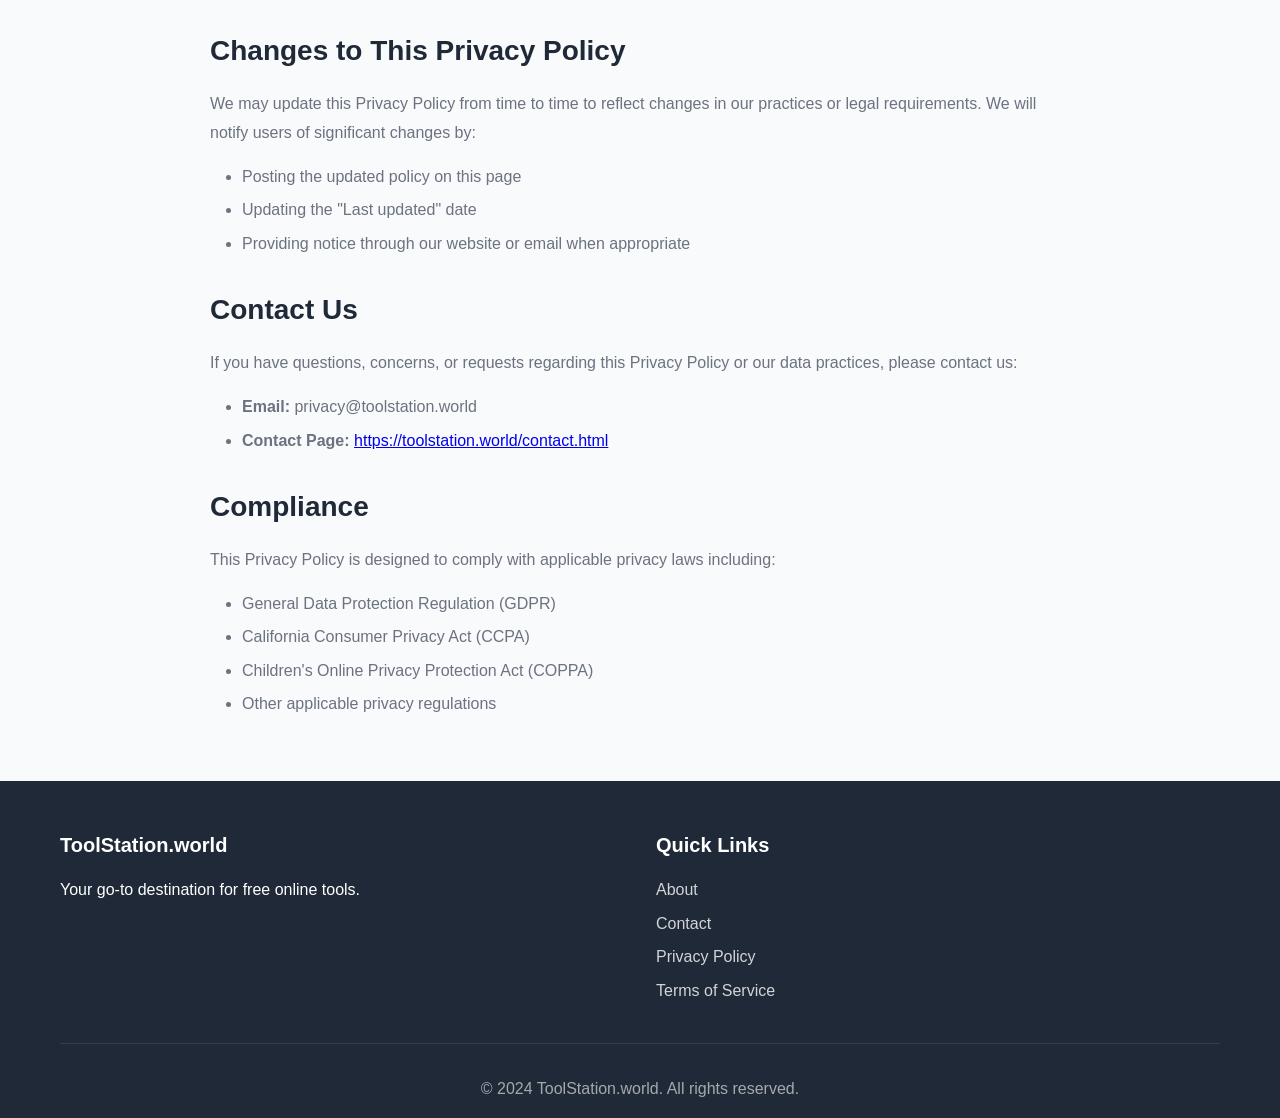
<file: privacy.html>
<!DOCTYPE html>
<html lang="en">
<head>
    <meta charset="UTF-8">
    <meta name="viewport" content="width=device-width, initial-scale=1.0">
    <meta name="description" content="Privacy Policy for ToolStation.world - Learn how we protect your privacy and data when using our free online tools.">
    <meta name="robots" content="index, follow">
    <title>Privacy Policy | ToolStation.world</title>
    <link rel="stylesheet" href="/assets/style.css">
    <link rel="canonical" href="https://toolstation.world/privacy.html">
</head>
<body>
    <span id="ezoic-privacy-policy-embed"></span>
    <header>
        <div class="container">
            <div class="header-content">
                <h1 class="logo">🛠️ <a href="/" style="color: inherit; text-decoration: none;">ToolStation</a></h1>
                <nav>
                    <a href="/">Home</a>
                    <a href="/about.html">About</a>
                    <a href="/contact.html">Contact</a>
                </nav>
            </div>
        </div>
    </header>

    <main class="content-page">
        <h1>Privacy Policy</h1>
        <p><em>Last updated: December 20, 2024</em></p>

        <h2>Introduction</h2>
        <p>Welcome to ToolStation.world ("we," "our," or "us"). We are committed to protecting your privacy and ensuring the security of your personal information. This Privacy Policy explains how we collect, use, disclose, and safeguard your information when you visit our website and use our online tools.</p>

        <h2>Information We Collect</h2>
        <p>ToolStation.world is designed with privacy as a core principle. Our tools operate entirely within your browser, ensuring maximum privacy protection:</p>
        
        <h3>Information We Do NOT Collect</h3>
        <ul>
            <li>Personal files, images, or documents you process with our tools</li>
            <li>Text content you enter into our tools</li>
            <li>Calculation results or generated content</li>
            <li>Personal identification information unless voluntarily provided</li>
        </ul>

        <h3>Information We May Collect</h3>
        <ul>
            <li><strong>Usage Analytics:</strong> Anonymous data about page visits, browser type, and general usage patterns</li>
            <li><strong>Contact Information:</strong> Email addresses when you contact us voluntarily</li>
            <li><strong>Cookies:</strong> Small data files for website functionality and analytics</li>
            <li><strong>Technical Information:</strong> IP addresses, browser information, and device data for security and optimization</li>
        </ul>

        <h2>How We Use Your Information</h2>
        <p>Any information we collect is used solely for:</p>
        <ul>
            <li>Improving website performance and user experience</li>
            <li>Responding to your inquiries and support requests</li>
            <li>Analyzing usage patterns to enhance our tools</li>
            <li>Ensuring website security and preventing abuse</li>
            <li>Complying with legal obligations</li>
        </ul>

        <h2>Data Processing and Storage</h2>
        <p>Our tools are designed for maximum privacy protection:</p>
        <ul>
            <li><strong>Local Processing:</strong> All tool operations happen in your browser using JavaScript</li>
            <li><strong>No Server Upload:</strong> Your files and data never leave your device</li>
            <li><strong>Temporary Storage:</strong> Data exists only in your browser's memory during tool use</li>
            <li><strong>Automatic Deletion:</strong> All data is automatically cleared when you close the browser or navigate away</li>
        </ul>

        <h2>Third-Party Services</h2>
        <p>We may use third-party services that could collect information:</p>
        <ul>
            <li><strong>Google Analytics:</strong> For anonymous website usage statistics</li>
            <li><strong>Google AdSense:</strong> For displaying relevant advertisements</li>
            <li><strong>Content Delivery Networks:</strong> For faster website loading</li>
        </ul>
        <p>These services have their own privacy policies and data collection practices. We encourage you to review their policies.</p>

        <h2>Cookies and Tracking</h2>
        <p>We use cookies for:</p>
        <ul>
            <li><strong>Essential Cookies:</strong> Required for basic website functionality</li>
            <li><strong>Analytics Cookies:</strong> To understand how visitors use our website</li>
            <li><strong>Advertising Cookies:</strong> To display relevant advertisements</li>
        </ul>
        <p>You can control cookie settings through your browser preferences. Disabling cookies may affect website functionality.</p>

        <h2>Advertising</h2>
        <p>We display advertisements through Google AdSense and other advertising networks. These services may:</p>
        <ul>
            <li>Use cookies to display personalized advertisements</li>
            <li>Collect information about your browsing habits</li>
            <li>Show ads based on your interests and previous website visits</li>
        </ul>
        <p>You can opt out of personalized advertising through your Google Ad Settings or browser settings.</p>

        <h2>Data Security</h2>
        <p>We implement appropriate security measures to protect your information:</p>
        <ul>
            <li>HTTPS encryption for all data transmission</li>
            <li>Regular security updates and monitoring</li>
            <li>Limited data collection to minimize risk</li>
            <li>Secure hosting infrastructure</li>
        </ul>

        <h2>Your Rights and Choices</h2>
        <p>You have the right to:</p>
        <ul>
            <li>Access any personal information we may have collected</li>
            <li>Request correction of inaccurate information</li>
            <li>Request deletion of your personal information</li>
            <li>Opt out of marketing communications</li>
            <li>Disable cookies through browser settings</li>
            <li>Contact us with privacy concerns</li>
        </ul>

        <h2>Children's Privacy</h2>
        <p>Our website is suitable for users of all ages. We do not knowingly collect personal information from children under 13 years of age. If we become aware that we have collected personal information from a child under 13, we will take steps to delete such information promptly.</p>

        <h2>International Users</h2>
        <p>Our website is accessible globally. If you are accessing our website from outside the United States, please be aware that your information may be transferred to, stored, and processed in the United States where our servers are located.</p>

        <h2>Changes to This Privacy Policy</h2>
        <p>We may update this Privacy Policy from time to time to reflect changes in our practices or legal requirements. We will notify users of significant changes by:</p>
        <ul>
            <li>Posting the updated policy on this page</li>
            <li>Updating the "Last updated" date</li>
            <li>Providing notice through our website or email when appropriate</li>
        </ul>

        <h2>Contact Us</h2>
        <p>If you have questions, concerns, or requests regarding this Privacy Policy or our data practices, please contact us:</p>
        <ul>
            <li><strong>Email:</strong> privacy@toolstation.world</li>
            <li><strong>Contact Page:</strong> <a href="/contact.html">https://toolstation.world/contact.html</a></li>
        </ul>

        <h2>Compliance</h2>
        <p>This Privacy Policy is designed to comply with applicable privacy laws including:</p>
        <ul>
            <li>General Data Protection Regulation (GDPR)</li>
            <li>California Consumer Privacy Act (CCPA)</li>
            <li>Children's Online Privacy Protection Act (COPPA)</li>
            <li>Other applicable privacy regulations</li>
        </ul>
    </main>

    <footer>
        <div class="container">
            <div class="footer-content">
                <div class="footer-section">
                    <h4>ToolStation.world</h4>
                    <p>Your go-to destination for free online tools.</p>
                </div>
                <div class="footer-section">
                    <h4>Quick Links</h4>
                    <ul>
                        <li><a href="/about.html">About</a></li>
                        <li><a href="/contact.html">Contact</a></li>
                        <li><a href="/privacy.html">Privacy Policy</a></li>
                        <li><a href="/terms.html">Terms of Service</a></li>
                    </ul>
                </div>
            </div>
            <div class="footer-bottom">
                <p>&copy; 2024 ToolStation.world. All rights reserved.</p>
            </div>
        </div>
    </footer>

    <script src="/assets/main.js"></script>
</body>
</html>
</file>
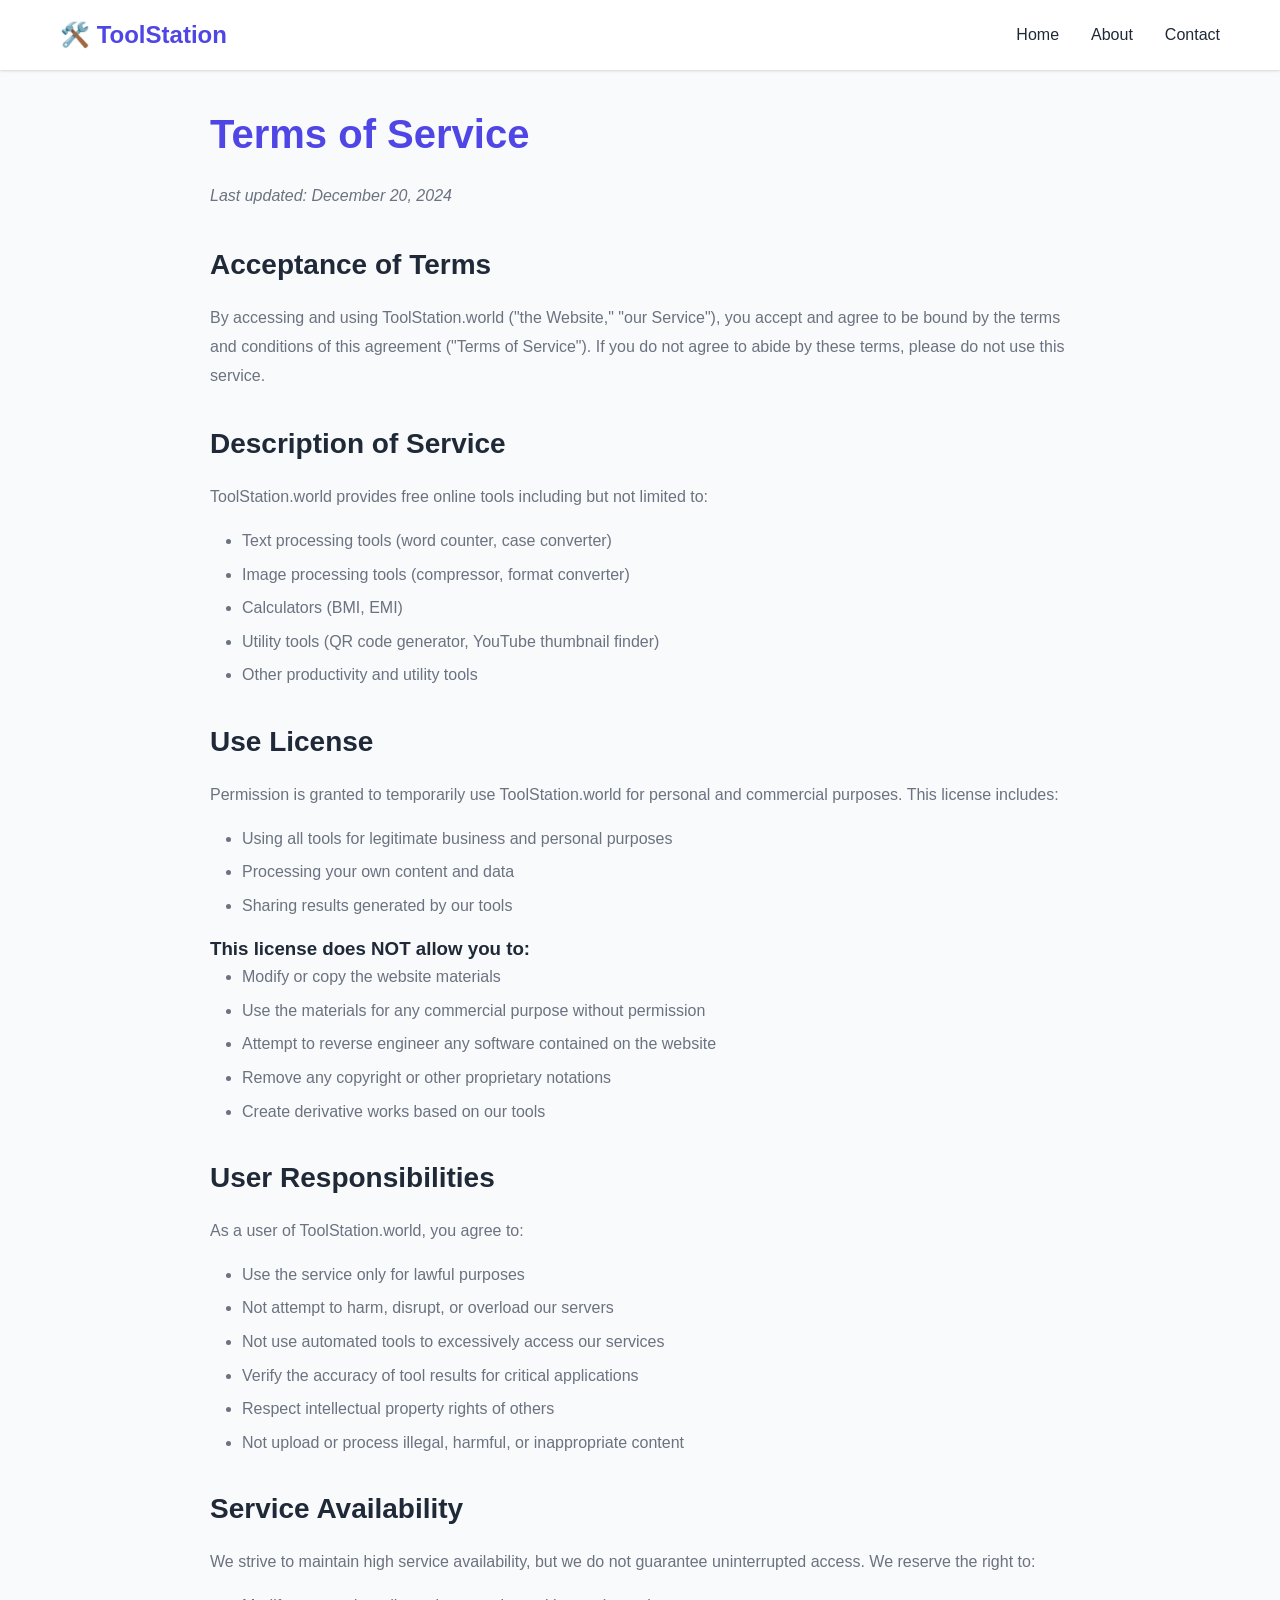
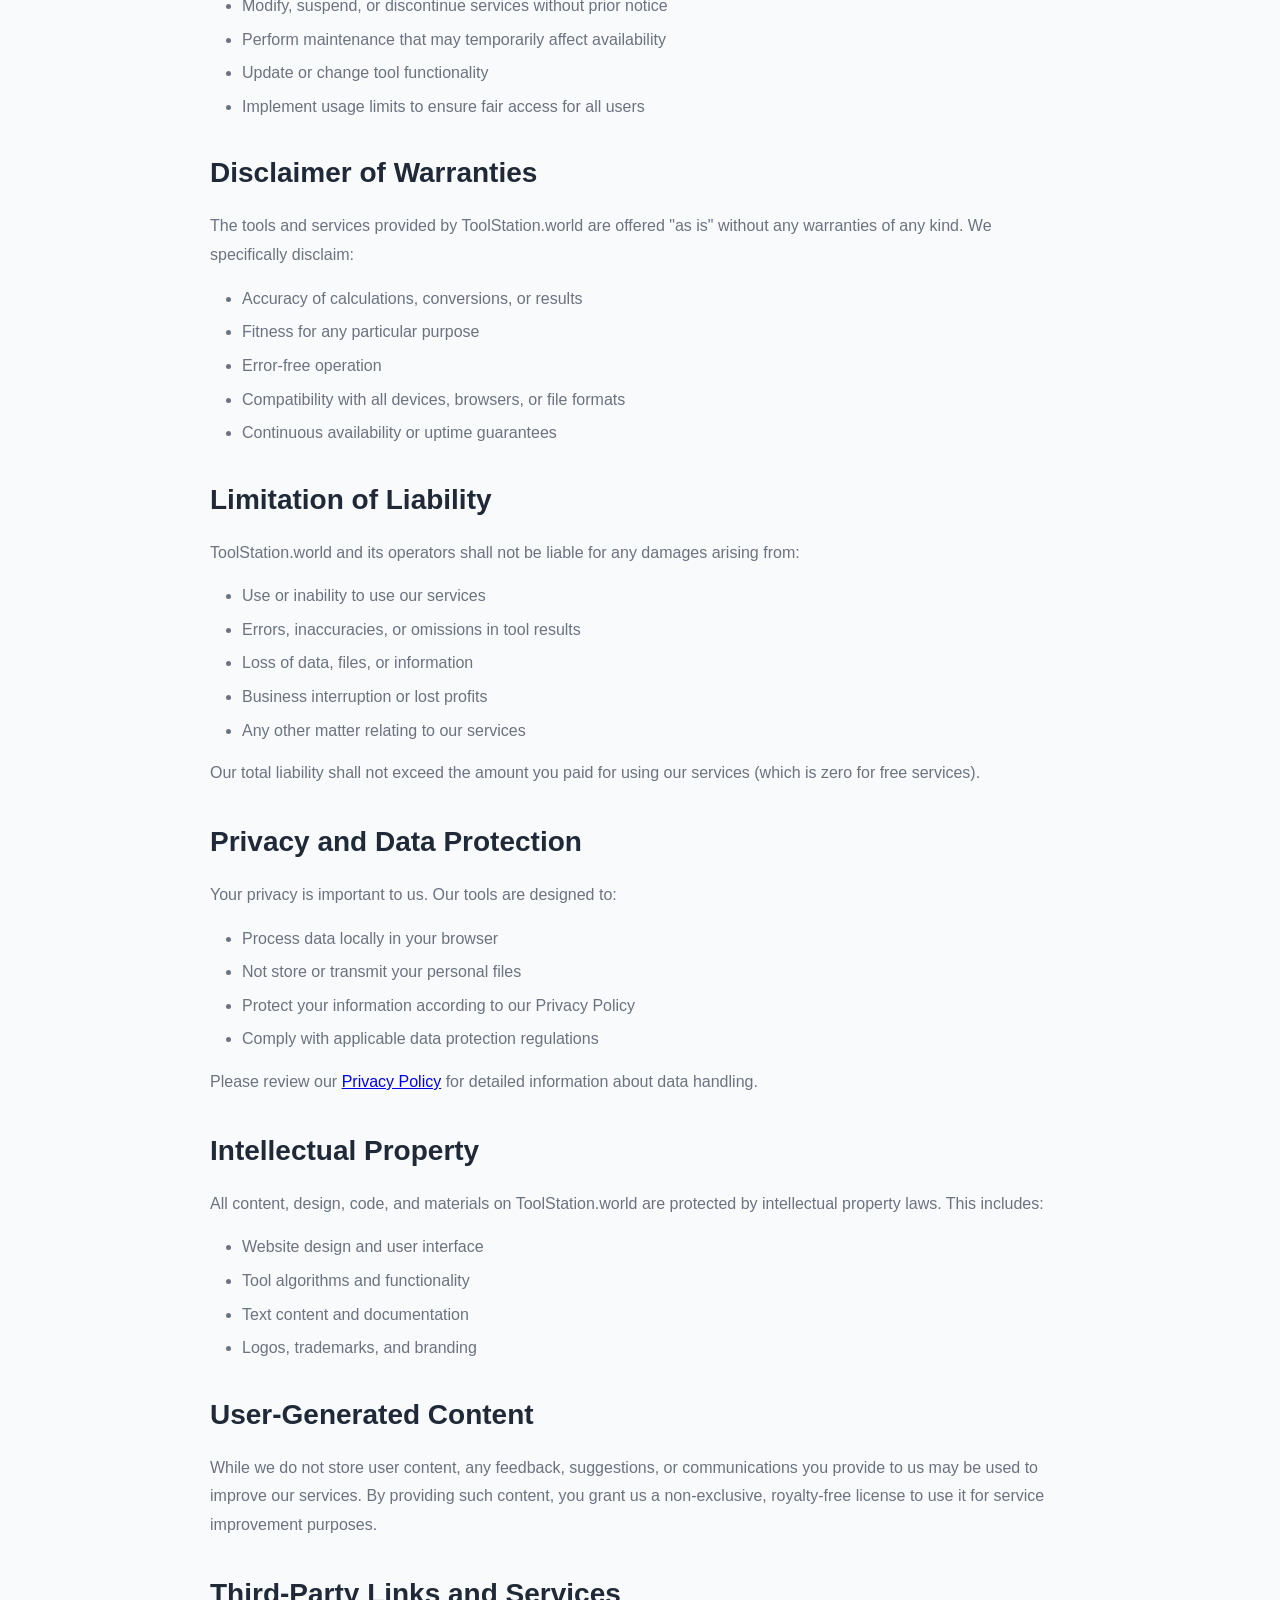
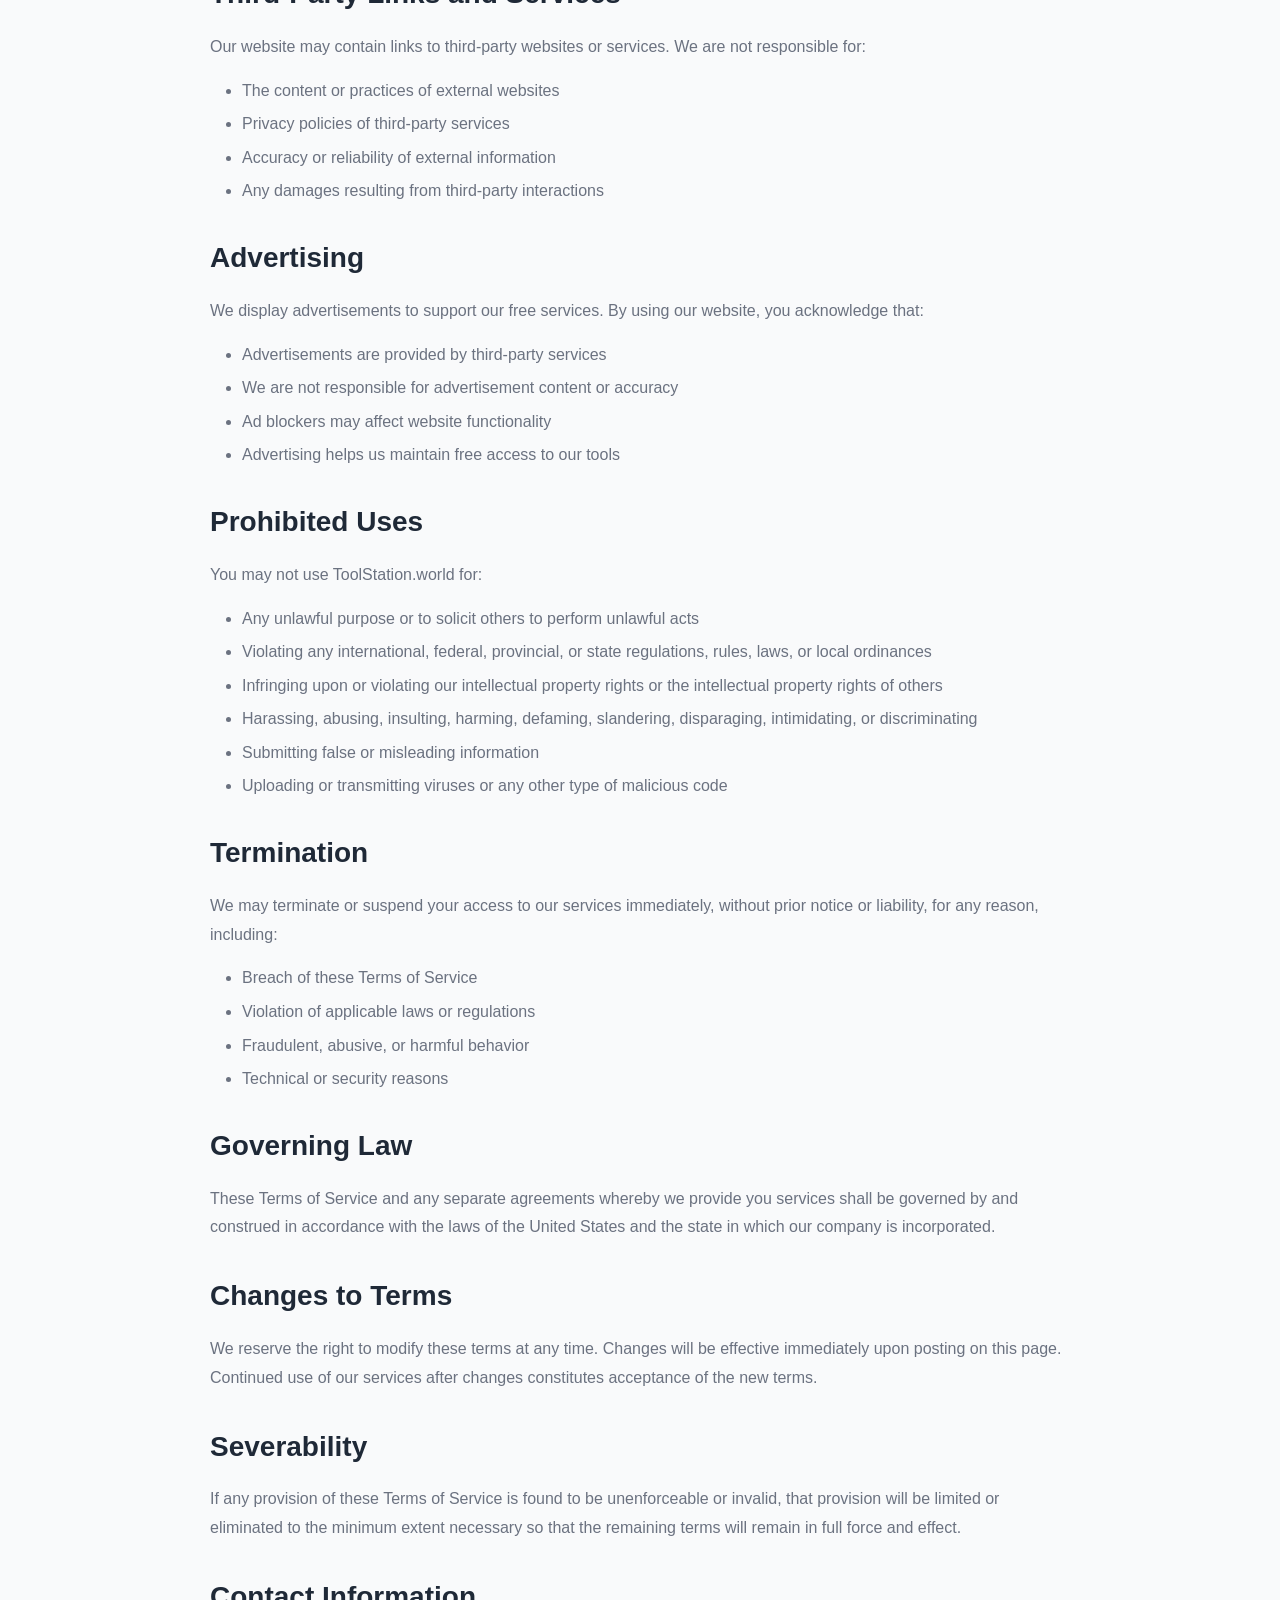
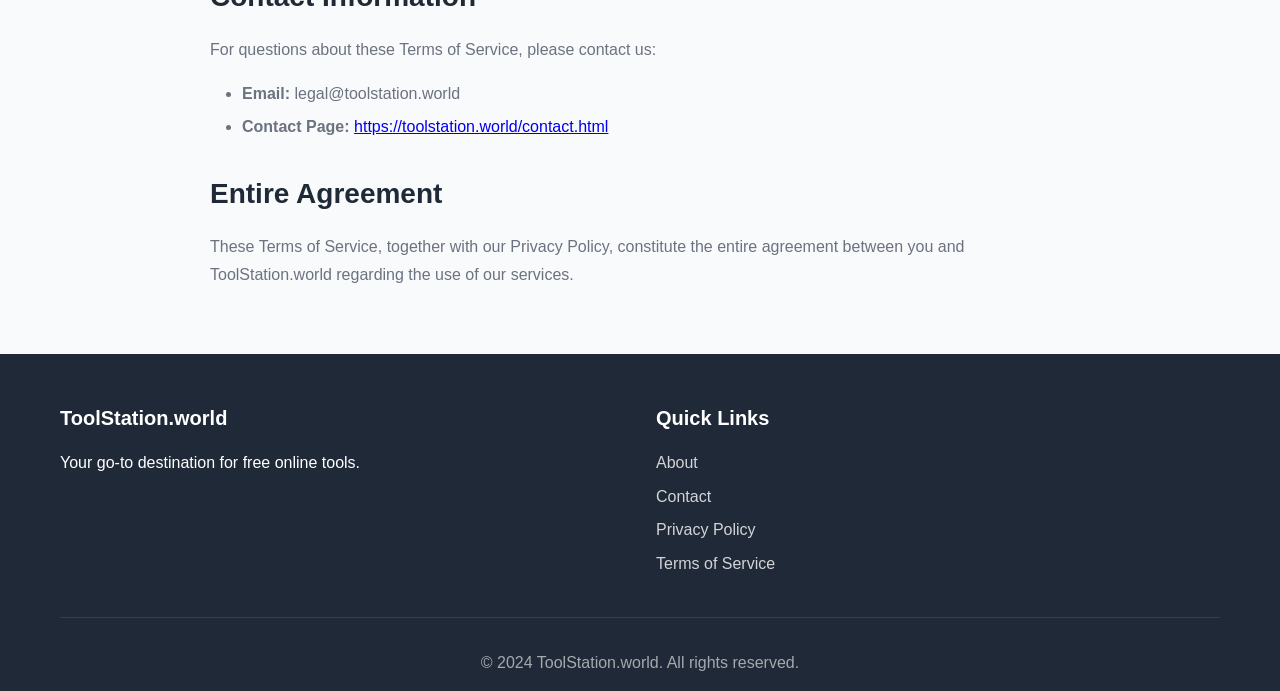
<file: terms.html>
<!DOCTYPE html>
<html lang="en">
<head>
    <meta charset="UTF-8">
    <meta name="viewport" content="width=device-width, initial-scale=1.0">
    <meta name="description" content="Terms of Service for ToolStation.world - Understand the terms and conditions for using our free online tools.">
    <meta name="robots" content="index, follow">
    <title>Terms of Service | ToolStation.world</title>
    <link rel="stylesheet" href="/assets/style.css">
    <link rel="canonical" href="https://toolstation.world/terms.html">
</head>
<body>
    <header>
        <div class="container">
            <div class="header-content">
                <h1 class="logo">🛠️ <a href="/" style="color: inherit; text-decoration: none;">ToolStation</a></h1>
                <nav>
                    <a href="/">Home</a>
                    <a href="/about.html">About</a>
                    <a href="/contact.html">Contact</a>
                </nav>
            </div>
        </div>
    </header>

    <main class="content-page">
        <h1>Terms of Service</h1>
        <p><em>Last updated: December 20, 2024</em></p>

        <h2>Acceptance of Terms</h2>
        <p>By accessing and using ToolStation.world ("the Website," "our Service"), you accept and agree to be bound by the terms and conditions of this agreement ("Terms of Service"). If you do not agree to abide by these terms, please do not use this service.</p>

        <h2>Description of Service</h2>
        <p>ToolStation.world provides free online tools including but not limited to:</p>
        <ul>
            <li>Text processing tools (word counter, case converter)</li>
            <li>Image processing tools (compressor, format converter)</li>
            <li>Calculators (BMI, EMI)</li>
            <li>Utility tools (QR code generator, YouTube thumbnail finder)</li>
            <li>Other productivity and utility tools</li>
        </ul>

        <h2>Use License</h2>
        <p>Permission is granted to temporarily use ToolStation.world for personal and commercial purposes. This license includes:</p>
        <ul>
            <li>Using all tools for legitimate business and personal purposes</li>
            <li>Processing your own content and data</li>
            <li>Sharing results generated by our tools</li>
        </ul>

        <h3>This license does NOT allow you to:</h3>
        <ul>
            <li>Modify or copy the website materials</li>
            <li>Use the materials for any commercial purpose without permission</li>
            <li>Attempt to reverse engineer any software contained on the website</li>
            <li>Remove any copyright or other proprietary notations</li>
            <li>Create derivative works based on our tools</li>
        </ul>

        <h2>User Responsibilities</h2>
        <p>As a user of ToolStation.world, you agree to:</p>
        <ul>
            <li>Use the service only for lawful purposes</li>
            <li>Not attempt to harm, disrupt, or overload our servers</li>
            <li>Not use automated tools to excessively access our services</li>
            <li>Verify the accuracy of tool results for critical applications</li>
            <li>Respect intellectual property rights of others</li>
            <li>Not upload or process illegal, harmful, or inappropriate content</li>
        </ul>

        <h2>Service Availability</h2>
        <p>We strive to maintain high service availability, but we do not guarantee uninterrupted access. We reserve the right to:</p>
        <ul>
            <li>Modify, suspend, or discontinue services without prior notice</li>
            <li>Perform maintenance that may temporarily affect availability</li>
            <li>Update or change tool functionality</li>
            <li>Implement usage limits to ensure fair access for all users</li>
        </ul>

        <h2>Disclaimer of Warranties</h2>
        <p>The tools and services provided by ToolStation.world are offered "as is" without any warranties of any kind. We specifically disclaim:</p>
        <ul>
            <li>Accuracy of calculations, conversions, or results</li>
            <li>Fitness for any particular purpose</li>
            <li>Error-free operation</li>
            <li>Compatibility with all devices, browsers, or file formats</li>
            <li>Continuous availability or uptime guarantees</li>
        </ul>

        <h2>Limitation of Liability</h2>
        <p>ToolStation.world and its operators shall not be liable for any damages arising from:</p>
        <ul>
            <li>Use or inability to use our services</li>
            <li>Errors, inaccuracies, or omissions in tool results</li>
            <li>Loss of data, files, or information</li>
            <li>Business interruption or lost profits</li>
            <li>Any other matter relating to our services</li>
        </ul>
        <p>Our total liability shall not exceed the amount you paid for using our services (which is zero for free services).</p>

        <h2>Privacy and Data Protection</h2>
        <p>Your privacy is important to us. Our tools are designed to:</p>
        <ul>
            <li>Process data locally in your browser</li>
            <li>Not store or transmit your personal files</li>
            <li>Protect your information according to our Privacy Policy</li>
            <li>Comply with applicable data protection regulations</li>
        </ul>
        <p>Please review our <a href="/privacy.html">Privacy Policy</a> for detailed information about data handling.</p>

        <h2>Intellectual Property</h2>
        <p>All content, design, code, and materials on ToolStation.world are protected by intellectual property laws. This includes:</p>
        <ul>
            <li>Website design and user interface</li>
            <li>Tool algorithms and functionality</li>
            <li>Text content and documentation</li>
            <li>Logos, trademarks, and branding</li>
        </ul>

        <h2>User-Generated Content</h2>
        <p>While we do not store user content, any feedback, suggestions, or communications you provide to us may be used to improve our services. By providing such content, you grant us a non-exclusive, royalty-free license to use it for service improvement purposes.</p>

        <h2>Third-Party Links and Services</h2>
        <p>Our website may contain links to third-party websites or services. We are not responsible for:</p>
        <ul>
            <li>The content or practices of external websites</li>
            <li>Privacy policies of third-party services</li>
            <li>Accuracy or reliability of external information</li>
            <li>Any damages resulting from third-party interactions</li>
        </ul>

        <h2>Advertising</h2>
        <p>We display advertisements to support our free services. By using our website, you acknowledge that:</p>
        <ul>
            <li>Advertisements are provided by third-party services</li>
            <li>We are not responsible for advertisement content or accuracy</li>
            <li>Ad blockers may affect website functionality</li>
            <li>Advertising helps us maintain free access to our tools</li>
        </ul>

        <h2>Prohibited Uses</h2>
        <p>You may not use ToolStation.world for:</p>
        <ul>
            <li>Any unlawful purpose or to solicit others to perform unlawful acts</li>
            <li>Violating any international, federal, provincial, or state regulations, rules, laws, or local ordinances</li>
            <li>Infringing upon or violating our intellectual property rights or the intellectual property rights of others</li>
            <li>Harassing, abusing, insulting, harming, defaming, slandering, disparaging, intimidating, or discriminating</li>
            <li>Submitting false or misleading information</li>
            <li>Uploading or transmitting viruses or any other type of malicious code</li>
        </ul>

        <h2>Termination</h2>
        <p>We may terminate or suspend your access to our services immediately, without prior notice or liability, for any reason, including:</p>
        <ul>
            <li>Breach of these Terms of Service</li>
            <li>Violation of applicable laws or regulations</li>
            <li>Fraudulent, abusive, or harmful behavior</li>
            <li>Technical or security reasons</li>
        </ul>

        <h2>Governing Law</h2>
        <p>These Terms of Service and any separate agreements whereby we provide you services shall be governed by and construed in accordance with the laws of the United States and the state in which our company is incorporated.</p>

        <h2>Changes to Terms</h2>
        <p>We reserve the right to modify these terms at any time. Changes will be effective immediately upon posting on this page. Continued use of our services after changes constitutes acceptance of the new terms.</p>

        <h2>Severability</h2>
        <p>If any provision of these Terms of Service is found to be unenforceable or invalid, that provision will be limited or eliminated to the minimum extent necessary so that the remaining terms will remain in full force and effect.</p>

        <h2>Contact Information</h2>
        <p>For questions about these Terms of Service, please contact us:</p>
        <ul>
            <li><strong>Email:</strong> legal@toolstation.world</li>
            <li><strong>Contact Page:</strong> <a href="/contact.html">https://toolstation.world/contact.html</a></li>
        </ul>

        <h2>Entire Agreement</h2>
        <p>These Terms of Service, together with our Privacy Policy, constitute the entire agreement between you and ToolStation.world regarding the use of our services.</p>
    </main>

    <footer>
        <div class="container">
            <div class="footer-content">
                <div class="footer-section">
                    <h4>ToolStation.world</h4>
                    <p>Your go-to destination for free online tools.</p>
                </div>
                <div class="footer-section">
                    <h4>Quick Links</h4>
                    <ul>
                        <li><a href="/about.html">About</a></li>
                        <li><a href="/contact.html">Contact</a></li>
                        <li><a href="/privacy.html">Privacy Policy</a></li>
                        <li><a href="/terms.html">Terms of Service</a></li>
                    </ul>
                </div>
            </div>
            <div class="footer-bottom">
                <p>&copy; 2024 ToolStation.world. All rights reserved.</p>
            </div>
        </div>
    </footer>

    <script src="/assets/main.js"></script>
</body>
</html>
</file>
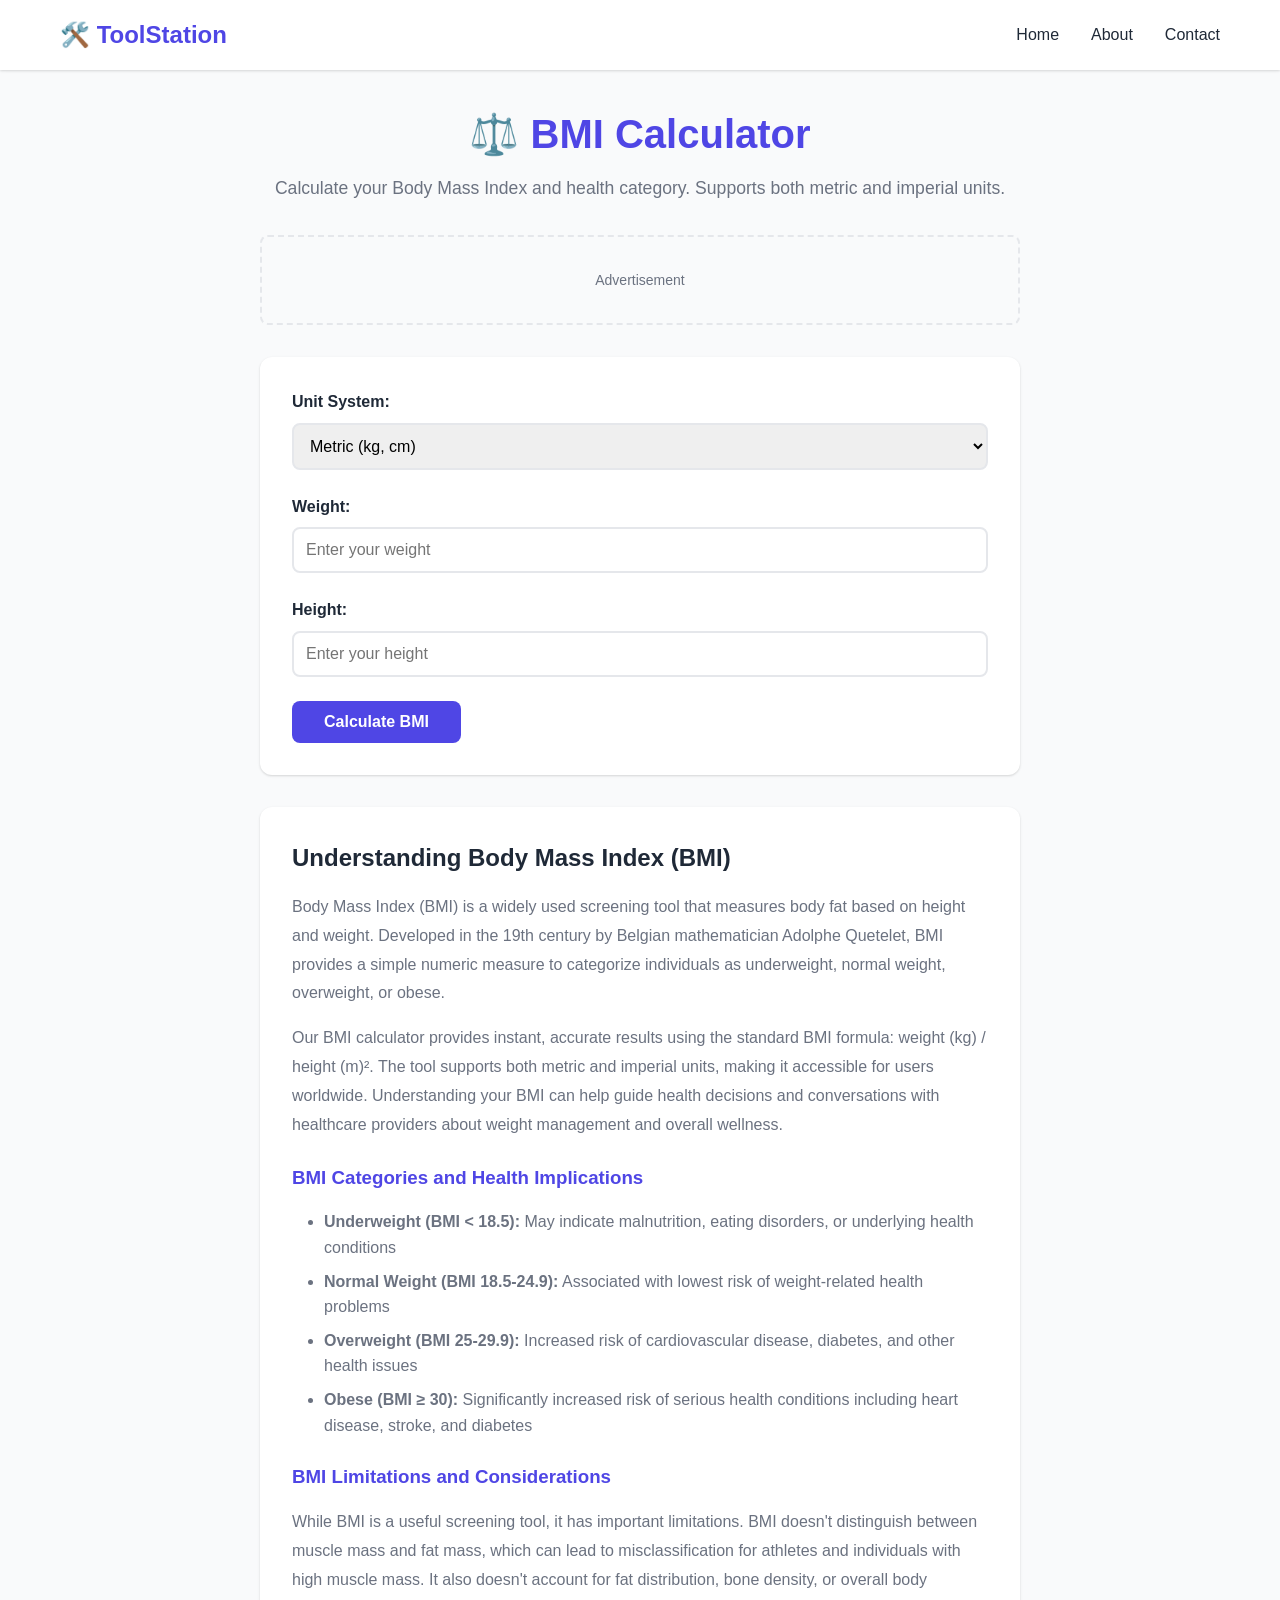
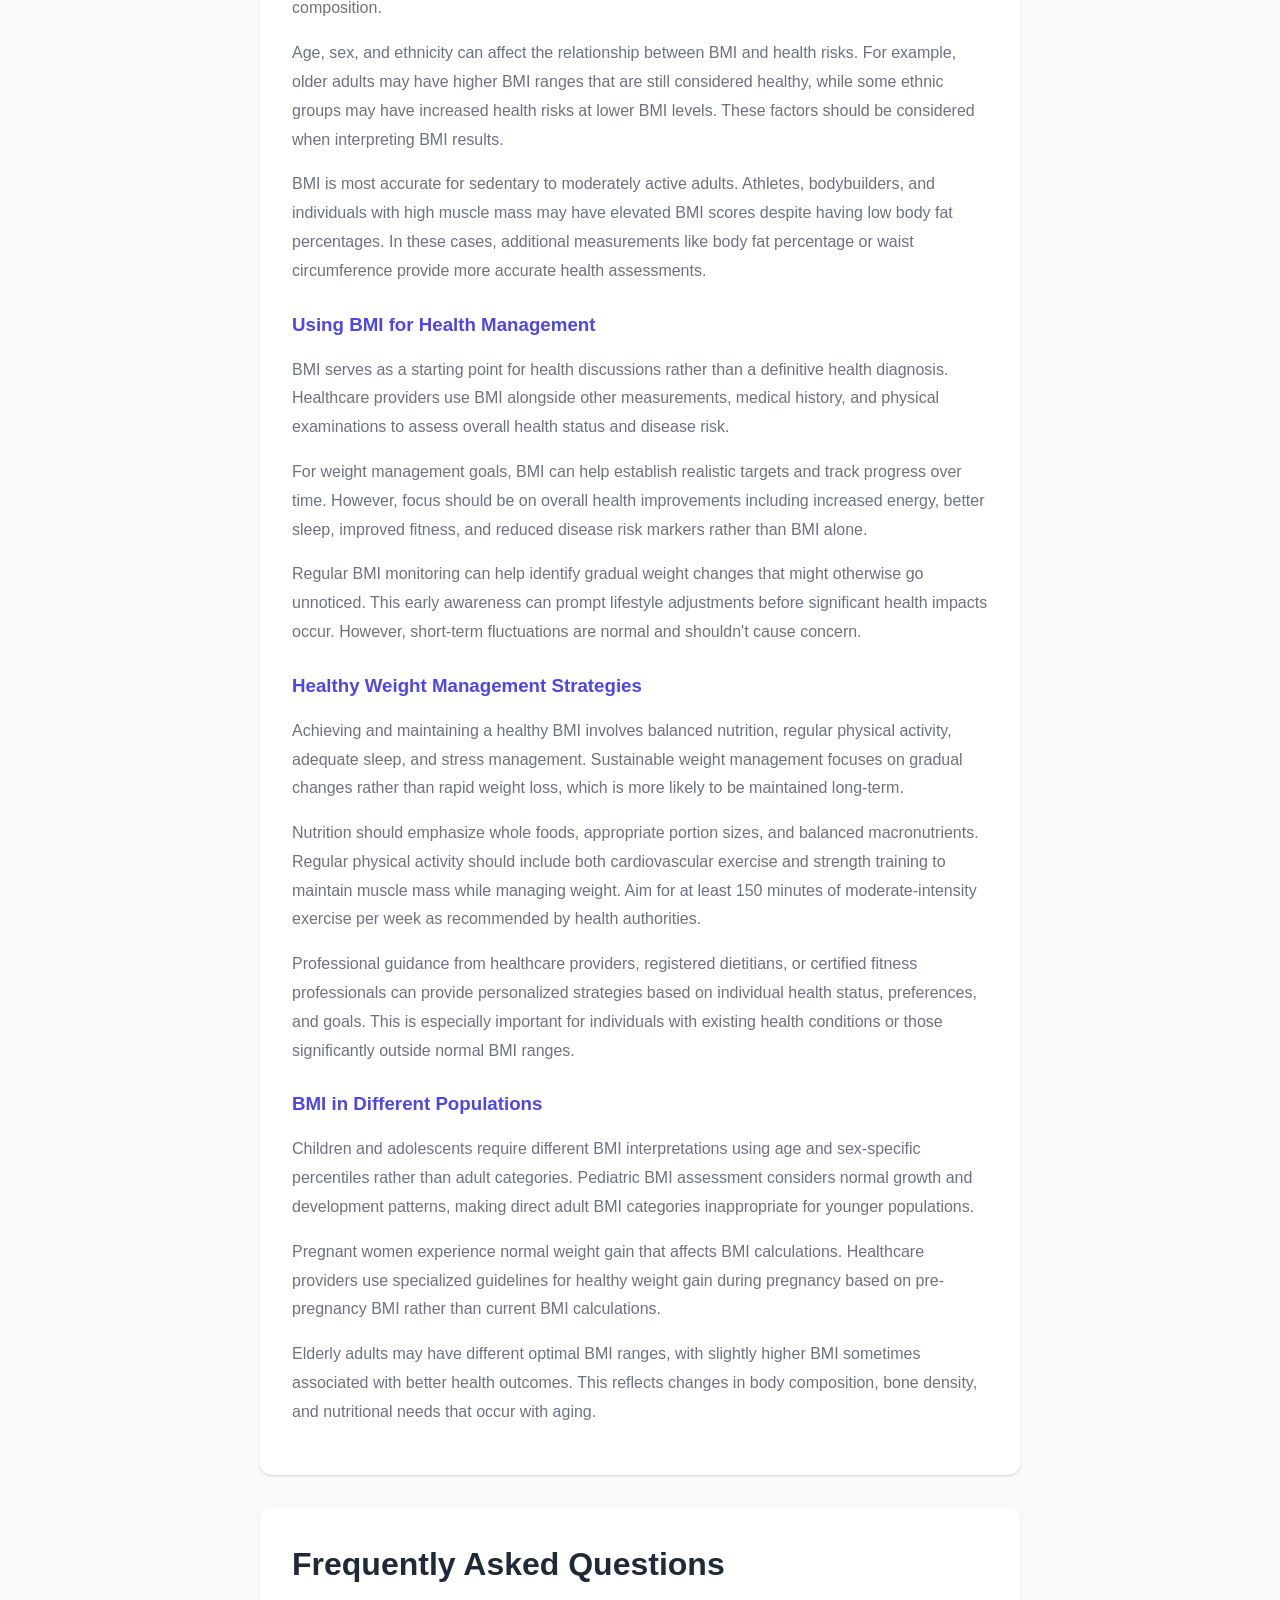
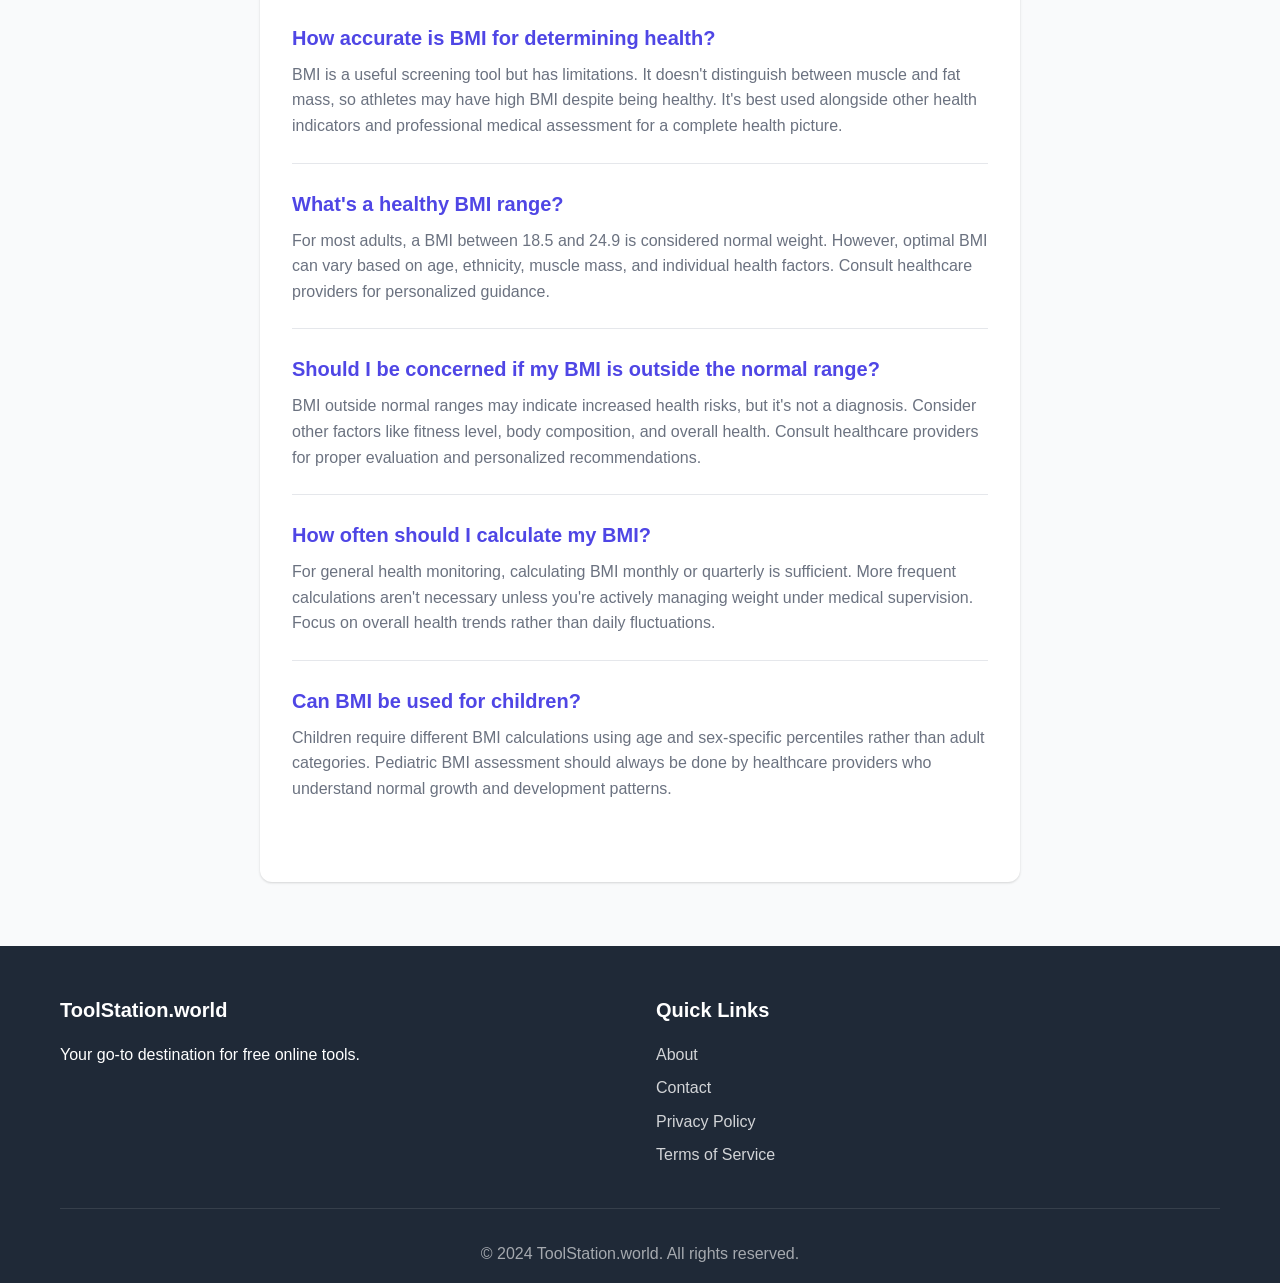
<file: tools/bmi.html>
<!DOCTYPE html>
<html lang="en">
<head>
    <meta charset="UTF-8">
    <meta name="viewport" content="width=device-width, initial-scale=1.0">
    <meta name="description" content="Free BMI calculator. Calculate your Body Mass Index and health category instantly. Supports both metric and imperial units.">
    <meta name="keywords" content="BMI calculator, body mass index, health calculator, weight calculator, BMI chart">
    <title>Free BMI Calculator - Calculate Body Mass Index Online | ToolStation.world</title>
    <link rel="stylesheet" href="/assets/style.css">
    <link rel="canonical" href="https://toolstation.world/tools/bmi.html">
</head>
<body>
    <header>
        <div class="container">
            <div class="header-content">
                <h1 class="logo">🛠️ <a href="/" style="color: inherit; text-decoration: none;">ToolStation</a></h1>
                <nav>
                    <a href="/">Home</a>
                    <a href="/about.html">About</a>
                    <a href="/contact.html">Contact</a>
                </nav>
            </div>
        </div>
    </header>

    <main class="tool-container">
        <div class="tool-header">
            <h1>⚖️ BMI Calculator</h1>
            <p>Calculate your Body Mass Index and health category. Supports both metric and imperial units.</p>
        </div>

        <div class="ad-container">
            <div class="ad-placeholder">Advertisement</div>
        </div>

        <div class="tool-content">
            <div class="form-group">
                <label for="unit">Unit System:</label>
                <select id="unit">
                    <option value="metric">Metric (kg, cm)</option>
                    <option value="imperial">Imperial (lbs, inches)</option>
                </select>
            </div>

            <div class="form-group">
                <label for="weight">Weight:</label>
                <input type="number" id="weight" placeholder="Enter your weight" step="0.1">
            </div>

            <div class="form-group">
                <label for="height">Height:</label>
                <input type="number" id="height" placeholder="Enter your height" step="0.1">
            </div>

            <button class="btn" id="calculateBMI">Calculate BMI</button>

            <div id="bmiResult" style="display: none; margin-top: 2rem;"></div>
        </div>

        <div class="seo-content">
            <h2>Understanding Body Mass Index (BMI)</h2>
            <p>Body Mass Index (BMI) is a widely used screening tool that measures body fat based on height and weight. Developed in the 19th century by Belgian mathematician Adolphe Quetelet, BMI provides a simple numeric measure to categorize individuals as underweight, normal weight, overweight, or obese.</p>
            
            <p>Our BMI calculator provides instant, accurate results using the standard BMI formula: weight (kg) / height (m)². The tool supports both metric and imperial units, making it accessible for users worldwide. Understanding your BMI can help guide health decisions and conversations with healthcare providers about weight management and overall wellness.</p>

            <h3>BMI Categories and Health Implications</h3>
            <ul>
                <li><strong>Underweight (BMI < 18.5):</strong> May indicate malnutrition, eating disorders, or underlying health conditions</li>
                <li><strong>Normal Weight (BMI 18.5-24.9):</strong> Associated with lowest risk of weight-related health problems</li>
                <li><strong>Overweight (BMI 25-29.9):</strong> Increased risk of cardiovascular disease, diabetes, and other health issues</li>
                <li><strong>Obese (BMI ≥ 30):</strong> Significantly increased risk of serious health conditions including heart disease, stroke, and diabetes</li>
            </ul>

            <h3>BMI Limitations and Considerations</h3>
            <p>While BMI is a useful screening tool, it has important limitations. BMI doesn't distinguish between muscle mass and fat mass, which can lead to misclassification for athletes and individuals with high muscle mass. It also doesn't account for fat distribution, bone density, or overall body composition.</p>

            <p>Age, sex, and ethnicity can affect the relationship between BMI and health risks. For example, older adults may have higher BMI ranges that are still considered healthy, while some ethnic groups may have increased health risks at lower BMI levels. These factors should be considered when interpreting BMI results.</p>

            <p>BMI is most accurate for sedentary to moderately active adults. Athletes, bodybuilders, and individuals with high muscle mass may have elevated BMI scores despite having low body fat percentages. In these cases, additional measurements like body fat percentage or waist circumference provide more accurate health assessments.</p>

            <h3>Using BMI for Health Management</h3>
            <p>BMI serves as a starting point for health discussions rather than a definitive health diagnosis. Healthcare providers use BMI alongside other measurements, medical history, and physical examinations to assess overall health status and disease risk.</p>

            <p>For weight management goals, BMI can help establish realistic targets and track progress over time. However, focus should be on overall health improvements including increased energy, better sleep, improved fitness, and reduced disease risk markers rather than BMI alone.</p>

            <p>Regular BMI monitoring can help identify gradual weight changes that might otherwise go unnoticed. This early awareness can prompt lifestyle adjustments before significant health impacts occur. However, short-term fluctuations are normal and shouldn't cause concern.</p>

            <h3>Healthy Weight Management Strategies</h3>
            <p>Achieving and maintaining a healthy BMI involves balanced nutrition, regular physical activity, adequate sleep, and stress management. Sustainable weight management focuses on gradual changes rather than rapid weight loss, which is more likely to be maintained long-term.</p>

            <p>Nutrition should emphasize whole foods, appropriate portion sizes, and balanced macronutrients. Regular physical activity should include both cardiovascular exercise and strength training to maintain muscle mass while managing weight. Aim for at least 150 minutes of moderate-intensity exercise per week as recommended by health authorities.</p>

            <p>Professional guidance from healthcare providers, registered dietitians, or certified fitness professionals can provide personalized strategies based on individual health status, preferences, and goals. This is especially important for individuals with existing health conditions or those significantly outside normal BMI ranges.</p>

            <h3>BMI in Different Populations</h3>
            <p>Children and adolescents require different BMI interpretations using age and sex-specific percentiles rather than adult categories. Pediatric BMI assessment considers normal growth and development patterns, making direct adult BMI categories inappropriate for younger populations.</p>

            <p>Pregnant women experience normal weight gain that affects BMI calculations. Healthcare providers use specialized guidelines for healthy weight gain during pregnancy based on pre-pregnancy BMI rather than current BMI calculations.</p>

            <p>Elderly adults may have different optimal BMI ranges, with slightly higher BMI sometimes associated with better health outcomes. This reflects changes in body composition, bone density, and nutritional needs that occur with aging.</p>
        </div>

        <div class="faq-section">
            <h2>Frequently Asked Questions</h2>
            <div class="faq-item">
                <h3>How accurate is BMI for determining health?</h3>
                <p>BMI is a useful screening tool but has limitations. It doesn't distinguish between muscle and fat mass, so athletes may have high BMI despite being healthy. It's best used alongside other health indicators and professional medical assessment for a complete health picture.</p>
            </div>
            <div class="faq-item">
                <h3>What's a healthy BMI range?</h3>
                <p>For most adults, a BMI between 18.5 and 24.9 is considered normal weight. However, optimal BMI can vary based on age, ethnicity, muscle mass, and individual health factors. Consult healthcare providers for personalized guidance.</p>
            </div>
            <div class="faq-item">
                <h3>Should I be concerned if my BMI is outside the normal range?</h3>
                <p>BMI outside normal ranges may indicate increased health risks, but it's not a diagnosis. Consider other factors like fitness level, body composition, and overall health. Consult healthcare providers for proper evaluation and personalized recommendations.</p>
            </div>
            <div class="faq-item">
                <h3>How often should I calculate my BMI?</h3>
                <p>For general health monitoring, calculating BMI monthly or quarterly is sufficient. More frequent calculations aren't necessary unless you're actively managing weight under medical supervision. Focus on overall health trends rather than daily fluctuations.</p>
            </div>
            <div class="faq-item">
                <h3>Can BMI be used for children?</h3>
                <p>Children require different BMI calculations using age and sex-specific percentiles rather than adult categories. Pediatric BMI assessment should always be done by healthcare providers who understand normal growth and development patterns.</p>
            </div>
        </div>
    </main>

    <footer>
        <div class="container">
            <div class="footer-content">
                <div class="footer-section">
                    <h4>ToolStation.world</h4>
                    <p>Your go-to destination for free online tools.</p>
                </div>
                <div class="footer-section">
                    <h4>Quick Links</h4>
                    <ul>
                        <li><a href="/about.html">About</a></li>
                        <li><a href="/contact.html">Contact</a></li>
                        <li><a href="/privacy.html">Privacy Policy</a></li>
                        <li><a href="/terms.html">Terms of Service</a></li>
                    </ul>
                </div>
            </div>
            <div class="footer-bottom">
                <p>&copy; 2024 ToolStation.world. All rights reserved.</p>
            </div>
        </div>
    </footer>

    <script src="/assets/main.js"></script>
</body>
</html>
</file>
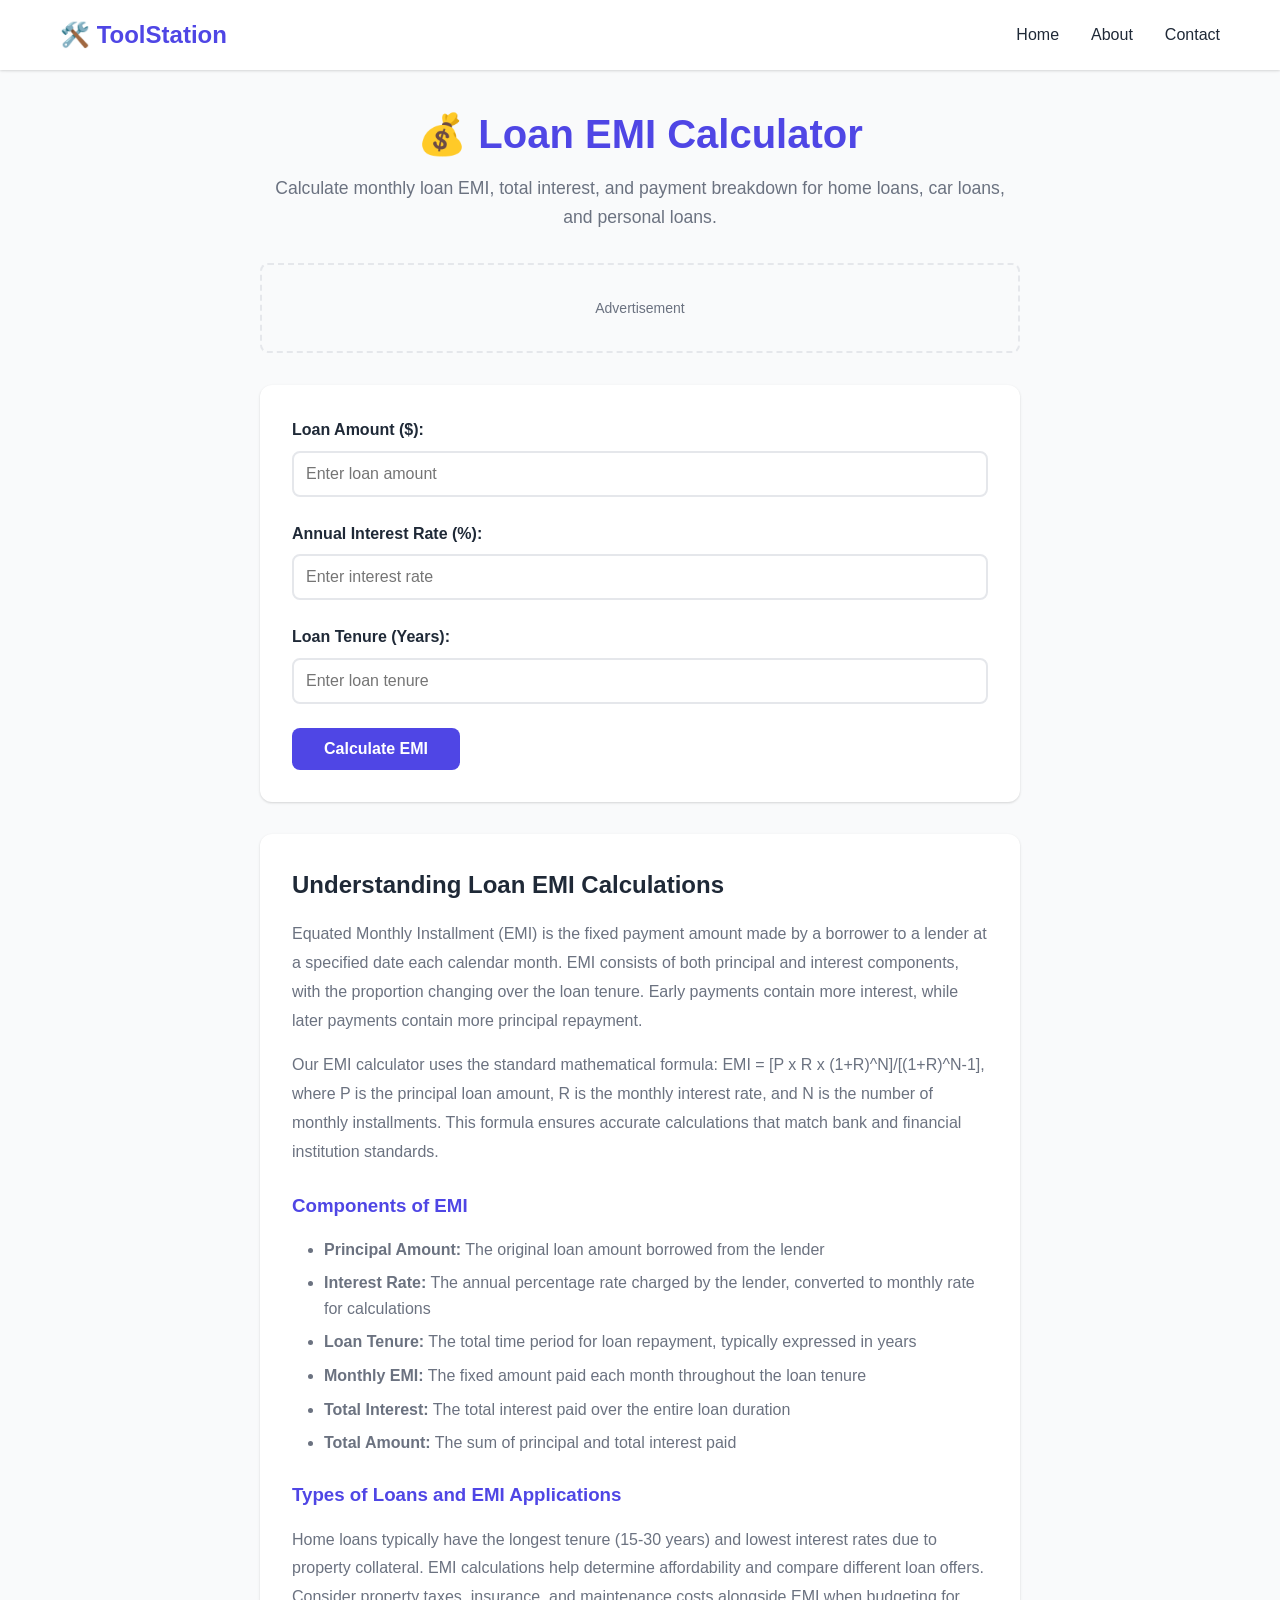
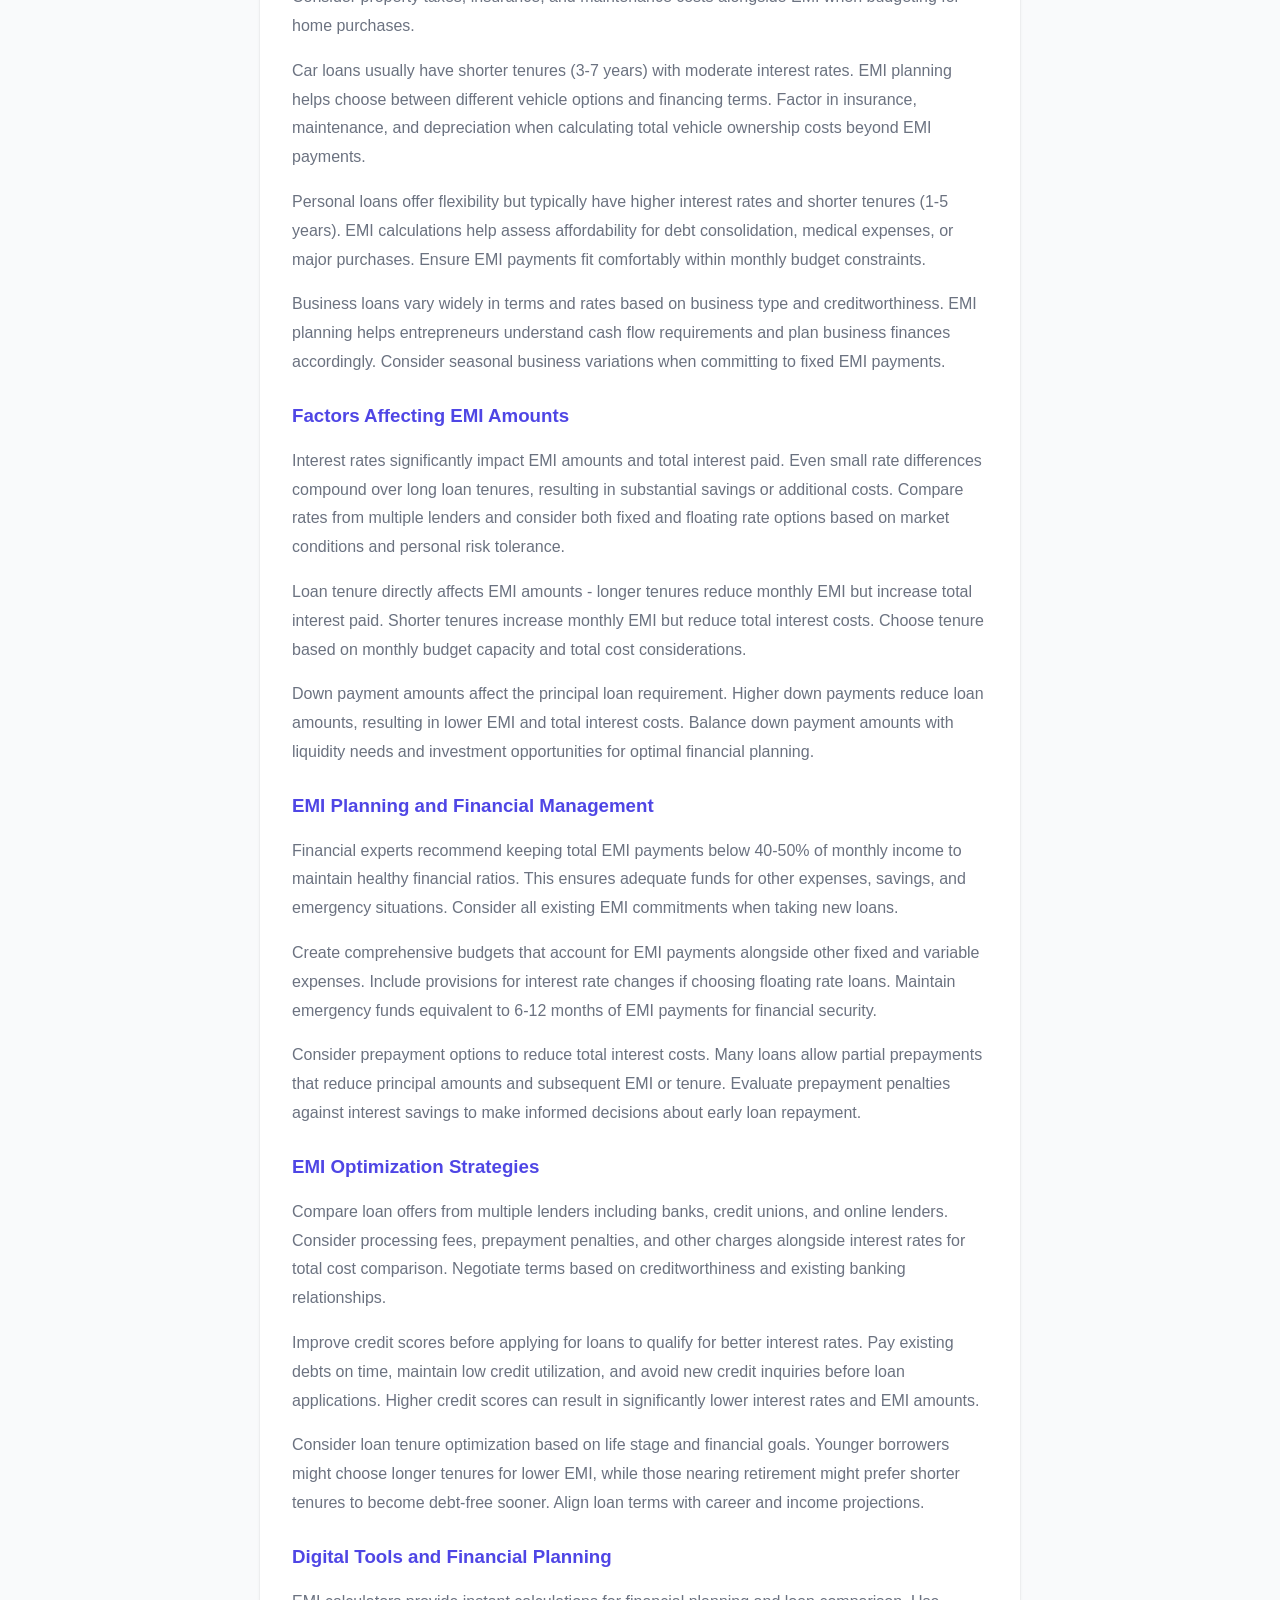
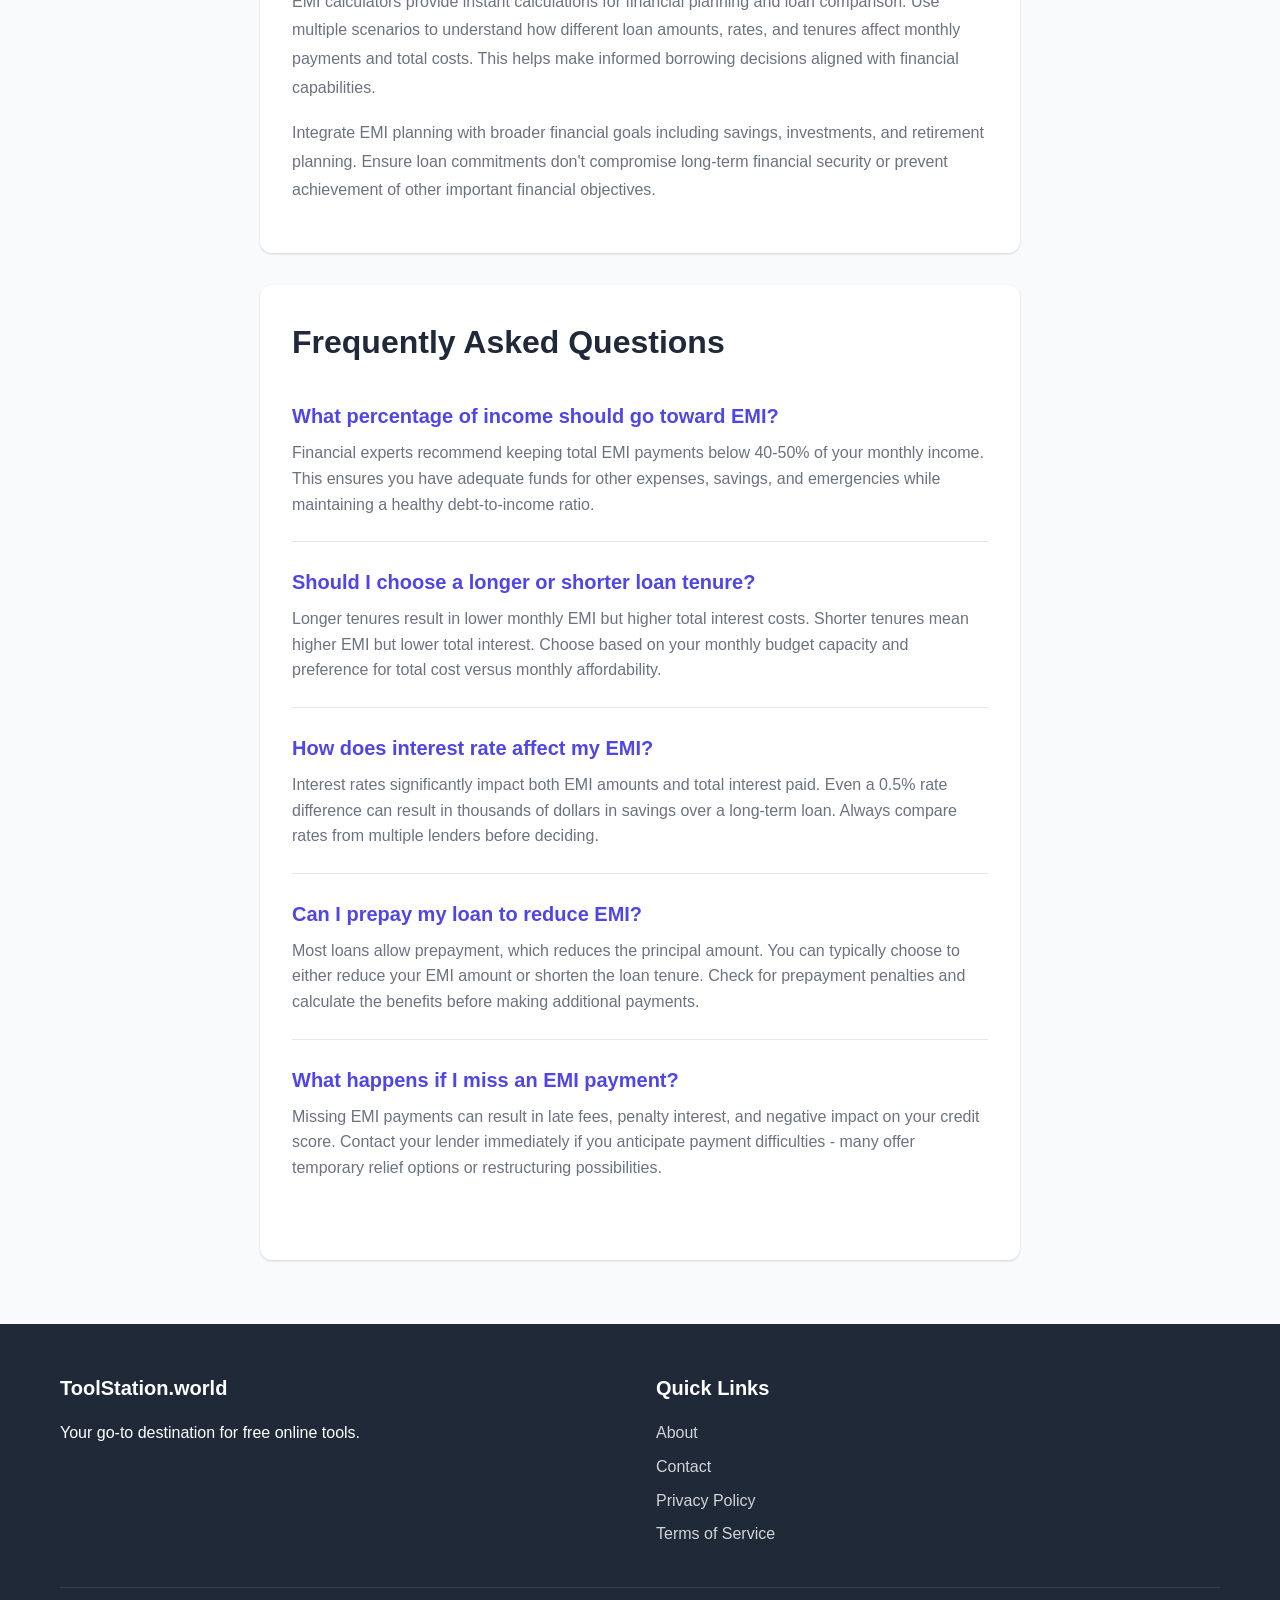
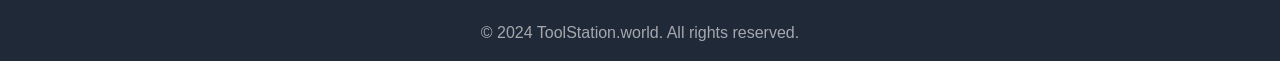
<file: tools/emi.html>
<!DOCTYPE html>
<html lang="en">
<head>
    <meta charset="UTF-8">
    <meta name="viewport" content="width=device-width, initial-scale=1.0">
    <meta name="description" content="Free EMI calculator. Calculate loan EMI, total interest, and payment breakdown instantly. Perfect for home loans, car loans, and personal loans.">
    <meta name="keywords" content="EMI calculator, loan calculator, monthly payment calculator, interest calculator, home loan EMI">
    <title>Free EMI Calculator - Calculate Loan EMI Online | ToolStation.world</title>
    <link rel="stylesheet" href="/assets/style.css">
    <link rel="canonical" href="https://toolstation.world/tools/emi.html">
</head>
<body>
    <header>
        <div class="container">
            <div class="header-content">
                <h1 class="logo">🛠️ <a href="/" style="color: inherit; text-decoration: none;">ToolStation</a></h1>
                <nav>
                    <a href="/">Home</a>
                    <a href="/about.html">About</a>
                    <a href="/contact.html">Contact</a>
                </nav>
            </div>
        </div>
    </header>

    <main class="tool-container">
        <div class="tool-header">
            <h1>💰 Loan EMI Calculator</h1>
            <p>Calculate monthly loan EMI, total interest, and payment breakdown for home loans, car loans, and personal loans.</p>
        </div>

        <div class="ad-container">
            <div class="ad-placeholder">Advertisement</div>
        </div>

        <div class="tool-content">
            <div class="form-group">
                <label for="principal">Loan Amount ($):</label>
                <input type="number" id="principal" placeholder="Enter loan amount" step="100">
            </div>

            <div class="form-group">
                <label for="rate">Annual Interest Rate (%):</label>
                <input type="number" id="rate" placeholder="Enter interest rate" step="0.01">
            </div>

            <div class="form-group">
                <label for="tenure">Loan Tenure (Years):</label>
                <input type="number" id="tenure" placeholder="Enter loan tenure" step="1">
            </div>

            <button class="btn" id="calculateEMI">Calculate EMI</button>

            <div id="emiResult" style="display: none; margin-top: 2rem;"></div>
        </div>

        <div class="seo-content">
            <h2>Understanding Loan EMI Calculations</h2>
            <p>Equated Monthly Installment (EMI) is the fixed payment amount made by a borrower to a lender at a specified date each calendar month. EMI consists of both principal and interest components, with the proportion changing over the loan tenure. Early payments contain more interest, while later payments contain more principal repayment.</p>
            
            <p>Our EMI calculator uses the standard mathematical formula: EMI = [P x R x (1+R)^N]/[(1+R)^N-1], where P is the principal loan amount, R is the monthly interest rate, and N is the number of monthly installments. This formula ensures accurate calculations that match bank and financial institution standards.</p>

            <h3>Components of EMI</h3>
            <ul>
                <li><strong>Principal Amount:</strong> The original loan amount borrowed from the lender</li>
                <li><strong>Interest Rate:</strong> The annual percentage rate charged by the lender, converted to monthly rate for calculations</li>
                <li><strong>Loan Tenure:</strong> The total time period for loan repayment, typically expressed in years</li>
                <li><strong>Monthly EMI:</strong> The fixed amount paid each month throughout the loan tenure</li>
                <li><strong>Total Interest:</strong> The total interest paid over the entire loan duration</li>
                <li><strong>Total Amount:</strong> The sum of principal and total interest paid</li>
            </ul>

            <h3>Types of Loans and EMI Applications</h3>
            <p>Home loans typically have the longest tenure (15-30 years) and lowest interest rates due to property collateral. EMI calculations help determine affordability and compare different loan offers. Consider property taxes, insurance, and maintenance costs alongside EMI when budgeting for home purchases.</p>

            <p>Car loans usually have shorter tenures (3-7 years) with moderate interest rates. EMI planning helps choose between different vehicle options and financing terms. Factor in insurance, maintenance, and depreciation when calculating total vehicle ownership costs beyond EMI payments.</p>

            <p>Personal loans offer flexibility but typically have higher interest rates and shorter tenures (1-5 years). EMI calculations help assess affordability for debt consolidation, medical expenses, or major purchases. Ensure EMI payments fit comfortably within monthly budget constraints.</p>

            <p>Business loans vary widely in terms and rates based on business type and creditworthiness. EMI planning helps entrepreneurs understand cash flow requirements and plan business finances accordingly. Consider seasonal business variations when committing to fixed EMI payments.</p>

            <h3>Factors Affecting EMI Amounts</h3>
            <p>Interest rates significantly impact EMI amounts and total interest paid. Even small rate differences compound over long loan tenures, resulting in substantial savings or additional costs. Compare rates from multiple lenders and consider both fixed and floating rate options based on market conditions and personal risk tolerance.</p>

            <p>Loan tenure directly affects EMI amounts - longer tenures reduce monthly EMI but increase total interest paid. Shorter tenures increase monthly EMI but reduce total interest costs. Choose tenure based on monthly budget capacity and total cost considerations.</p>

            <p>Down payment amounts affect the principal loan requirement. Higher down payments reduce loan amounts, resulting in lower EMI and total interest costs. Balance down payment amounts with liquidity needs and investment opportunities for optimal financial planning.</p>

            <h3>EMI Planning and Financial Management</h3>
            <p>Financial experts recommend keeping total EMI payments below 40-50% of monthly income to maintain healthy financial ratios. This ensures adequate funds for other expenses, savings, and emergency situations. Consider all existing EMI commitments when taking new loans.</p>

            <p>Create comprehensive budgets that account for EMI payments alongside other fixed and variable expenses. Include provisions for interest rate changes if choosing floating rate loans. Maintain emergency funds equivalent to 6-12 months of EMI payments for financial security.</p>

            <p>Consider prepayment options to reduce total interest costs. Many loans allow partial prepayments that reduce principal amounts and subsequent EMI or tenure. Evaluate prepayment penalties against interest savings to make informed decisions about early loan repayment.</p>

            <h3>EMI Optimization Strategies</h3>
            <p>Compare loan offers from multiple lenders including banks, credit unions, and online lenders. Consider processing fees, prepayment penalties, and other charges alongside interest rates for total cost comparison. Negotiate terms based on creditworthiness and existing banking relationships.</p>

            <p>Improve credit scores before applying for loans to qualify for better interest rates. Pay existing debts on time, maintain low credit utilization, and avoid new credit inquiries before loan applications. Higher credit scores can result in significantly lower interest rates and EMI amounts.</p>

            <p>Consider loan tenure optimization based on life stage and financial goals. Younger borrowers might choose longer tenures for lower EMI, while those nearing retirement might prefer shorter tenures to become debt-free sooner. Align loan terms with career and income projections.</p>

            <h3>Digital Tools and Financial Planning</h3>
            <p>EMI calculators provide instant calculations for financial planning and loan comparison. Use multiple scenarios to understand how different loan amounts, rates, and tenures affect monthly payments and total costs. This helps make informed borrowing decisions aligned with financial capabilities.</p>

            <p>Integrate EMI planning with broader financial goals including savings, investments, and retirement planning. Ensure loan commitments don't compromise long-term financial security or prevent achievement of other important financial objectives.</p>
        </div>

        <div class="faq-section">
            <h2>Frequently Asked Questions</h2>
            <div class="faq-item">
                <h3>What percentage of income should go toward EMI?</h3>
                <p>Financial experts recommend keeping total EMI payments below 40-50% of your monthly income. This ensures you have adequate funds for other expenses, savings, and emergencies while maintaining a healthy debt-to-income ratio.</p>
            </div>
            <div class="faq-item">
                <h3>Should I choose a longer or shorter loan tenure?</h3>
                <p>Longer tenures result in lower monthly EMI but higher total interest costs. Shorter tenures mean higher EMI but lower total interest. Choose based on your monthly budget capacity and preference for total cost versus monthly affordability.</p>
            </div>
            <div class="faq-item">
                <h3>How does interest rate affect my EMI?</h3>
                <p>Interest rates significantly impact both EMI amounts and total interest paid. Even a 0.5% rate difference can result in thousands of dollars in savings over a long-term loan. Always compare rates from multiple lenders before deciding.</p>
            </div>
            <div class="faq-item">
                <h3>Can I prepay my loan to reduce EMI?</h3>
                <p>Most loans allow prepayment, which reduces the principal amount. You can typically choose to either reduce your EMI amount or shorten the loan tenure. Check for prepayment penalties and calculate the benefits before making additional payments.</p>
            </div>
            <div class="faq-item">
                <h3>What happens if I miss an EMI payment?</h3>
                <p>Missing EMI payments can result in late fees, penalty interest, and negative impact on your credit score. Contact your lender immediately if you anticipate payment difficulties - many offer temporary relief options or restructuring possibilities.</p>
            </div>
        </div>
    </main>

    <footer>
        <div class="container">
            <div class="footer-content">
                <div class="footer-section">
                    <h4>ToolStation.world</h4>
                    <p>Your go-to destination for free online tools.</p>
                </div>
                <div class="footer-section">
                    <h4>Quick Links</h4>
                    <ul>
                        <li><a href="/about.html">About</a></li>
                        <li><a href="/contact.html">Contact</a></li>
                        <li><a href="/privacy.html">Privacy Policy</a></li>
                        <li><a href="/terms.html">Terms of Service</a></li>
                    </ul>
                </div>
            </div>
            <div class="footer-bottom">
                <p>&copy; 2024 ToolStation.world. All rights reserved.</p>
            </div>
        </div>
    </footer>

    <script src="/assets/main.js"></script>
</body>
</html>
</file>
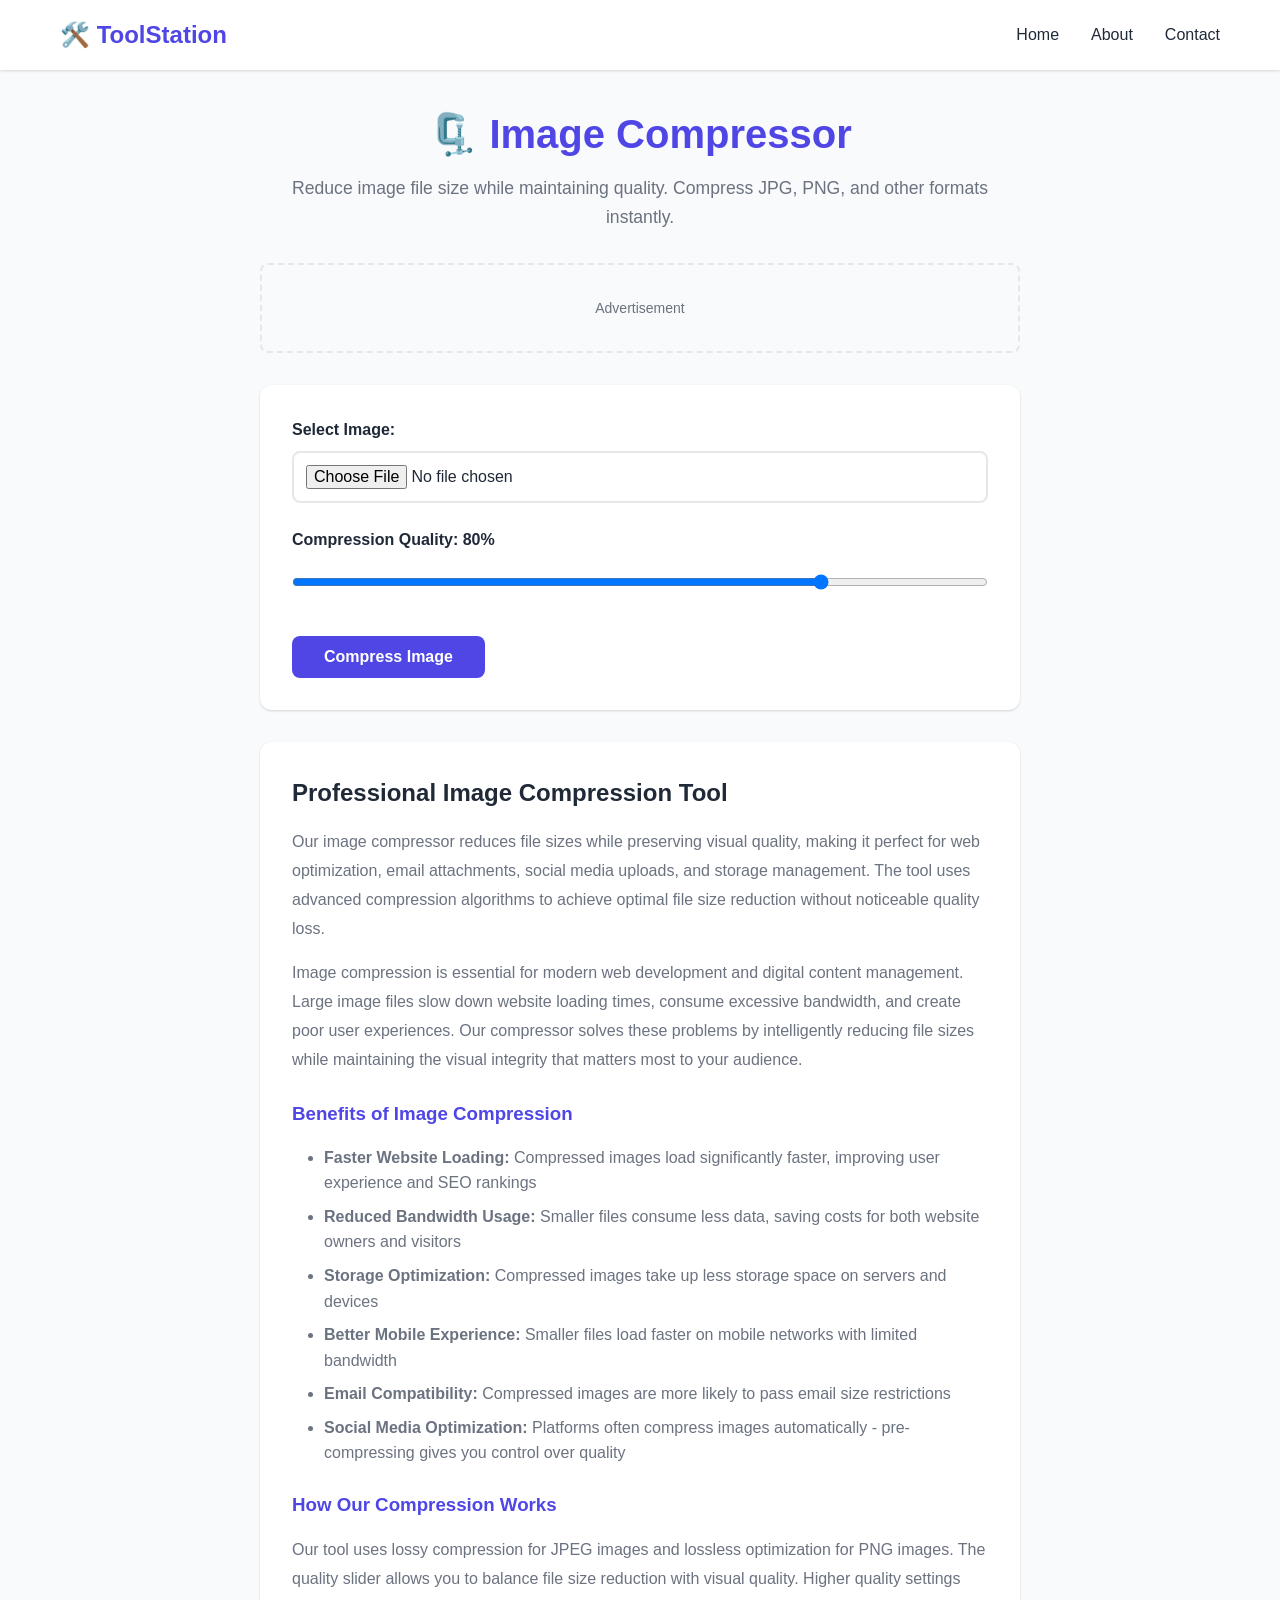
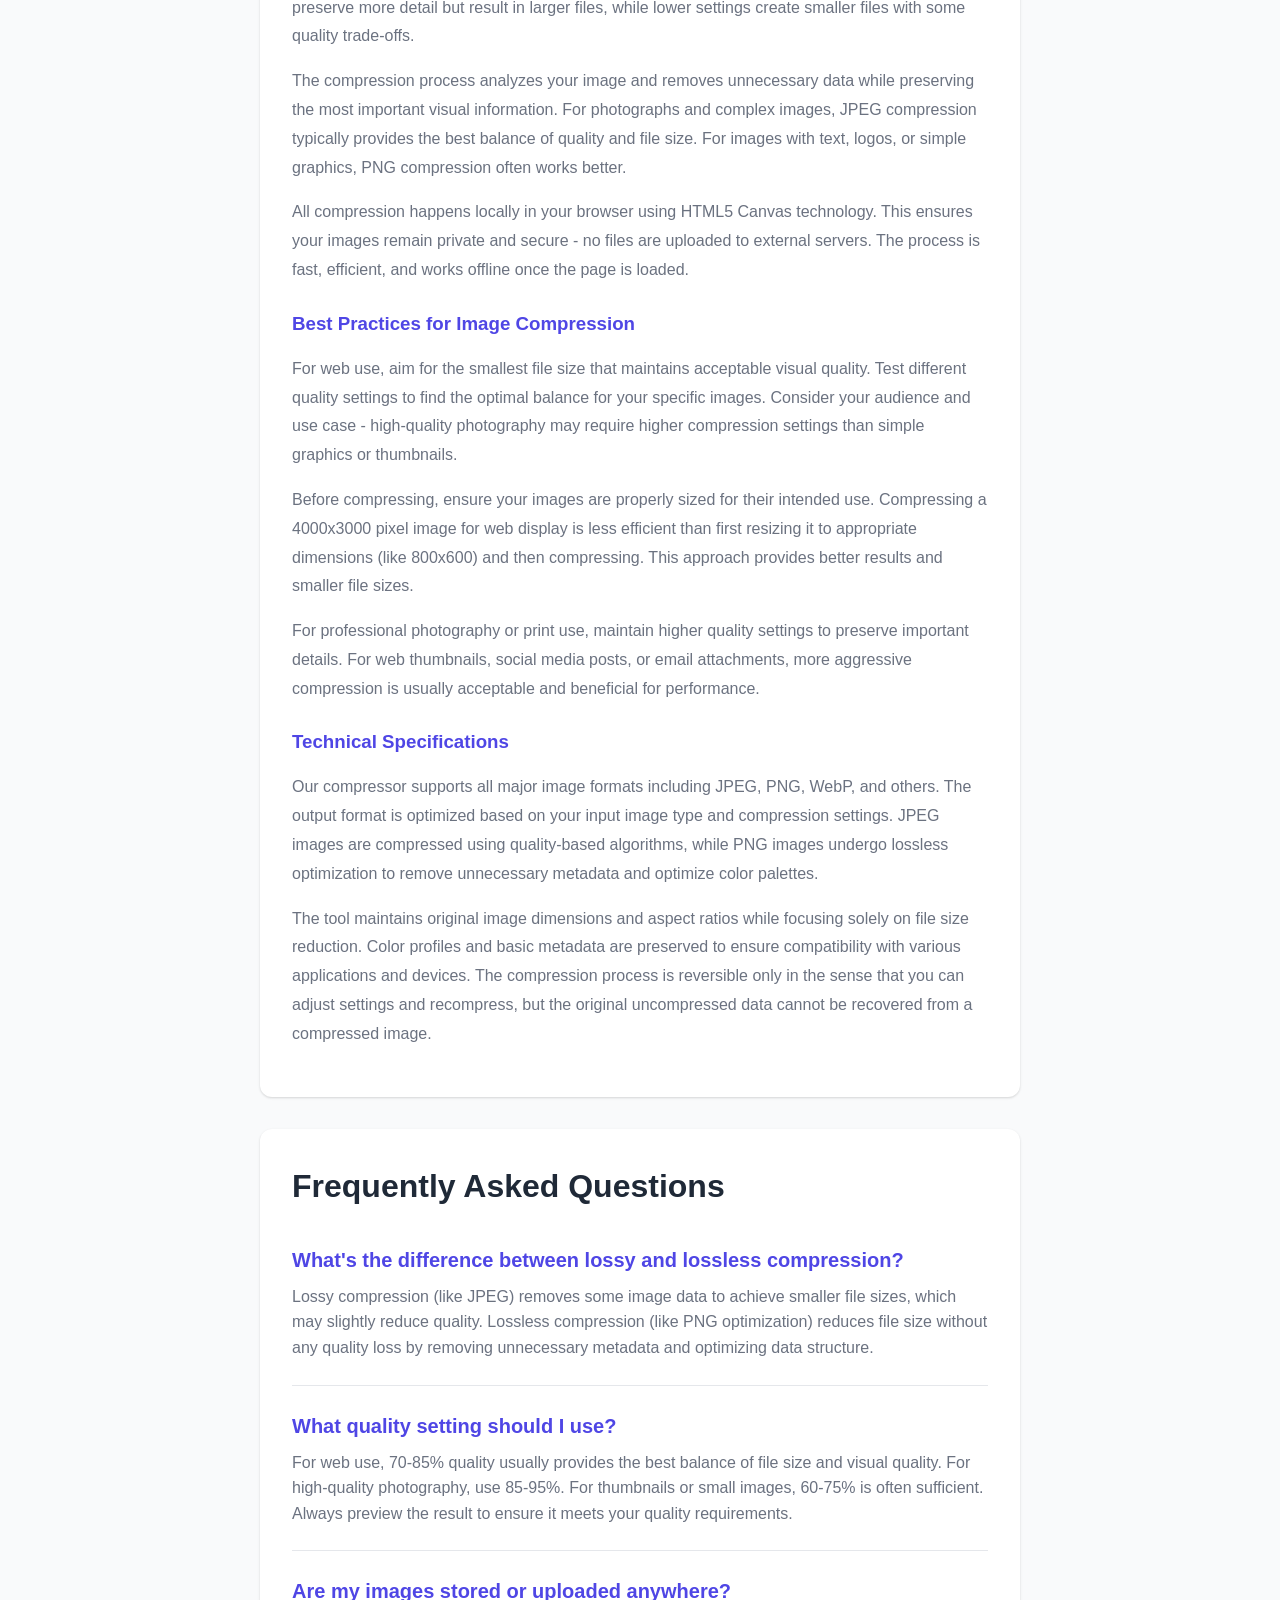
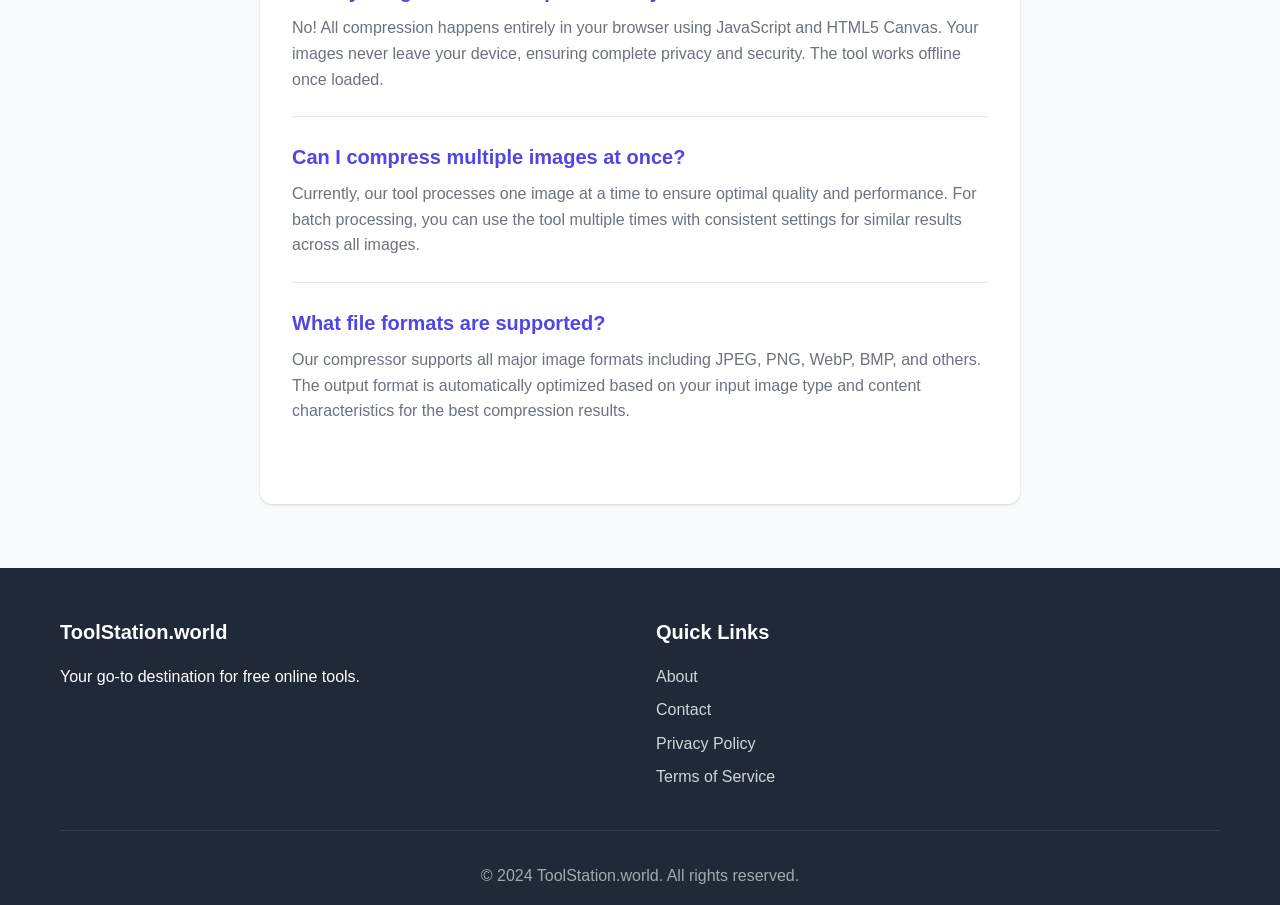
<file: tools/image-compress.html>
<!DOCTYPE html>
<html lang="en">
<head>
    <meta charset="UTF-8">
    <meta name="viewport" content="width=device-width, initial-scale=1.0">
    <meta name="description" content="Free image compressor tool. Reduce image file size while maintaining quality. Compress JPG, PNG, and other image formats instantly.">
    <meta name="keywords" content="image compressor, compress images, reduce file size, image optimization, JPG compressor, PNG compressor">
    <title>Free Image Compressor - Reduce Image File Size Online | ToolStation.world</title>
    <link rel="stylesheet" href="/assets/style.css">
    <link rel="canonical" href="https://toolstation.world/tools/image-compress.html">
</head>
<body>
    <header>
        <div class="container">
            <div class="header-content">
                <h1 class="logo">🛠️ <a href="/" style="color: inherit; text-decoration: none;">ToolStation</a></h1>
                <nav>
                    <a href="/">Home</a>
                    <a href="/about.html">About</a>
                    <a href="/contact.html">Contact</a>
                </nav>
            </div>
        </div>
    </header>

    <main class="tool-container">
        <div class="tool-header">
            <h1>🗜️ Image Compressor</h1>
            <p>Reduce image file size while maintaining quality. Compress JPG, PNG, and other formats instantly.</p>
        </div>

        <div class="ad-container">
            <div class="ad-placeholder">Advertisement</div>
        </div>

        <div class="tool-content">
            <div class="form-group">
                <label for="imageInput">Select Image:</label>
                <input type="file" id="imageInput" accept="image/*">
            </div>

            <div class="form-group">
                <label for="quality">Compression Quality: <span id="qualityValue">80%</span></label>
                <input type="range" id="quality" min="10" max="100" value="80">
            </div>

            <button class="btn" id="compressBtn">Compress Image</button>

            <div class="result-box" style="display: none;" id="resultBox">
                <h3>Compression Results</h3>
                <div style="display: grid; grid-template-columns: 1fr 1fr; gap: 2rem; margin-top: 1rem;">
                    <div>
                        <h4>Original Image</h4>
                        <img id="originalPreview" style="max-width: 100%; border-radius: 8px; display: none;">
                        <p>Size: <span id="originalSize">-</span></p>
                    </div>
                    <div>
                        <h4>Compressed Image</h4>
                        <img id="compressedPreview" style="max-width: 100%; border-radius: 8px; display: none;">
                        <p>Size: <span id="compressedSize">-</span></p>
                    </div>
                </div>
                <button class="btn" id="downloadCompressed" style="display: none; margin-top: 1rem;">Download Compressed Image</button>
            </div>
        </div>

        <div class="seo-content">
            <h2>Professional Image Compression Tool</h2>
            <p>Our image compressor reduces file sizes while preserving visual quality, making it perfect for web optimization, email attachments, social media uploads, and storage management. The tool uses advanced compression algorithms to achieve optimal file size reduction without noticeable quality loss.</p>
            
            <p>Image compression is essential for modern web development and digital content management. Large image files slow down website loading times, consume excessive bandwidth, and create poor user experiences. Our compressor solves these problems by intelligently reducing file sizes while maintaining the visual integrity that matters most to your audience.</p>

            <h3>Benefits of Image Compression</h3>
            <ul>
                <li><strong>Faster Website Loading:</strong> Compressed images load significantly faster, improving user experience and SEO rankings</li>
                <li><strong>Reduced Bandwidth Usage:</strong> Smaller files consume less data, saving costs for both website owners and visitors</li>
                <li><strong>Storage Optimization:</strong> Compressed images take up less storage space on servers and devices</li>
                <li><strong>Better Mobile Experience:</strong> Smaller files load faster on mobile networks with limited bandwidth</li>
                <li><strong>Email Compatibility:</strong> Compressed images are more likely to pass email size restrictions</li>
                <li><strong>Social Media Optimization:</strong> Platforms often compress images automatically - pre-compressing gives you control over quality</li>
            </ul>

            <h3>How Our Compression Works</h3>
            <p>Our tool uses lossy compression for JPEG images and lossless optimization for PNG images. The quality slider allows you to balance file size reduction with visual quality. Higher quality settings preserve more detail but result in larger files, while lower settings create smaller files with some quality trade-offs.</p>

            <p>The compression process analyzes your image and removes unnecessary data while preserving the most important visual information. For photographs and complex images, JPEG compression typically provides the best balance of quality and file size. For images with text, logos, or simple graphics, PNG compression often works better.</p>

            <p>All compression happens locally in your browser using HTML5 Canvas technology. This ensures your images remain private and secure - no files are uploaded to external servers. The process is fast, efficient, and works offline once the page is loaded.</p>

            <h3>Best Practices for Image Compression</h3>
            <p>For web use, aim for the smallest file size that maintains acceptable visual quality. Test different quality settings to find the optimal balance for your specific images. Consider your audience and use case - high-quality photography may require higher compression settings than simple graphics or thumbnails.</p>

            <p>Before compressing, ensure your images are properly sized for their intended use. Compressing a 4000x3000 pixel image for web display is less efficient than first resizing it to appropriate dimensions (like 800x600) and then compressing. This approach provides better results and smaller file sizes.</p>

            <p>For professional photography or print use, maintain higher quality settings to preserve important details. For web thumbnails, social media posts, or email attachments, more aggressive compression is usually acceptable and beneficial for performance.</p>

            <h3>Technical Specifications</h3>
            <p>Our compressor supports all major image formats including JPEG, PNG, WebP, and others. The output format is optimized based on your input image type and compression settings. JPEG images are compressed using quality-based algorithms, while PNG images undergo lossless optimization to remove unnecessary metadata and optimize color palettes.</p>

            <p>The tool maintains original image dimensions and aspect ratios while focusing solely on file size reduction. Color profiles and basic metadata are preserved to ensure compatibility with various applications and devices. The compression process is reversible only in the sense that you can adjust settings and recompress, but the original uncompressed data cannot be recovered from a compressed image.</p>
        </div>

        <div class="faq-section">
            <h2>Frequently Asked Questions</h2>
            <div class="faq-item">
                <h3>What's the difference between lossy and lossless compression?</h3>
                <p>Lossy compression (like JPEG) removes some image data to achieve smaller file sizes, which may slightly reduce quality. Lossless compression (like PNG optimization) reduces file size without any quality loss by removing unnecessary metadata and optimizing data structure.</p>
            </div>
            <div class="faq-item">
                <h3>What quality setting should I use?</h3>
                <p>For web use, 70-85% quality usually provides the best balance of file size and visual quality. For high-quality photography, use 85-95%. For thumbnails or small images, 60-75% is often sufficient. Always preview the result to ensure it meets your quality requirements.</p>
            </div>
            <div class="faq-item">
                <h3>Are my images stored or uploaded anywhere?</h3>
                <p>No! All compression happens entirely in your browser using JavaScript and HTML5 Canvas. Your images never leave your device, ensuring complete privacy and security. The tool works offline once loaded.</p>
            </div>
            <div class="faq-item">
                <h3>Can I compress multiple images at once?</h3>
                <p>Currently, our tool processes one image at a time to ensure optimal quality and performance. For batch processing, you can use the tool multiple times with consistent settings for similar results across all images.</p>
            </div>
            <div class="faq-item">
                <h3>What file formats are supported?</h3>
                <p>Our compressor supports all major image formats including JPEG, PNG, WebP, BMP, and others. The output format is automatically optimized based on your input image type and content characteristics for the best compression results.</p>
            </div>
        </div>
    </main>

    <footer>
        <div class="container">
            <div class="footer-content">
                <div class="footer-section">
                    <h4>ToolStation.world</h4>
                    <p>Your go-to destination for free online tools.</p>
                </div>
                <div class="footer-section">
                    <h4>Quick Links</h4>
                    <ul>
                        <li><a href="/about.html">About</a></li>
                        <li><a href="/contact.html">Contact</a></li>
                        <li><a href="/privacy.html">Privacy Policy</a></li>
                        <li><a href="/terms.html">Terms of Service</a></li>
                    </ul>
                </div>
            </div>
            <div class="footer-bottom">
                <p>&copy; 2024 ToolStation.world. All rights reserved.</p>
            </div>
        </div>
    </footer>

    <script src="/assets/main.js"></script>
</body>
</html>
</file>
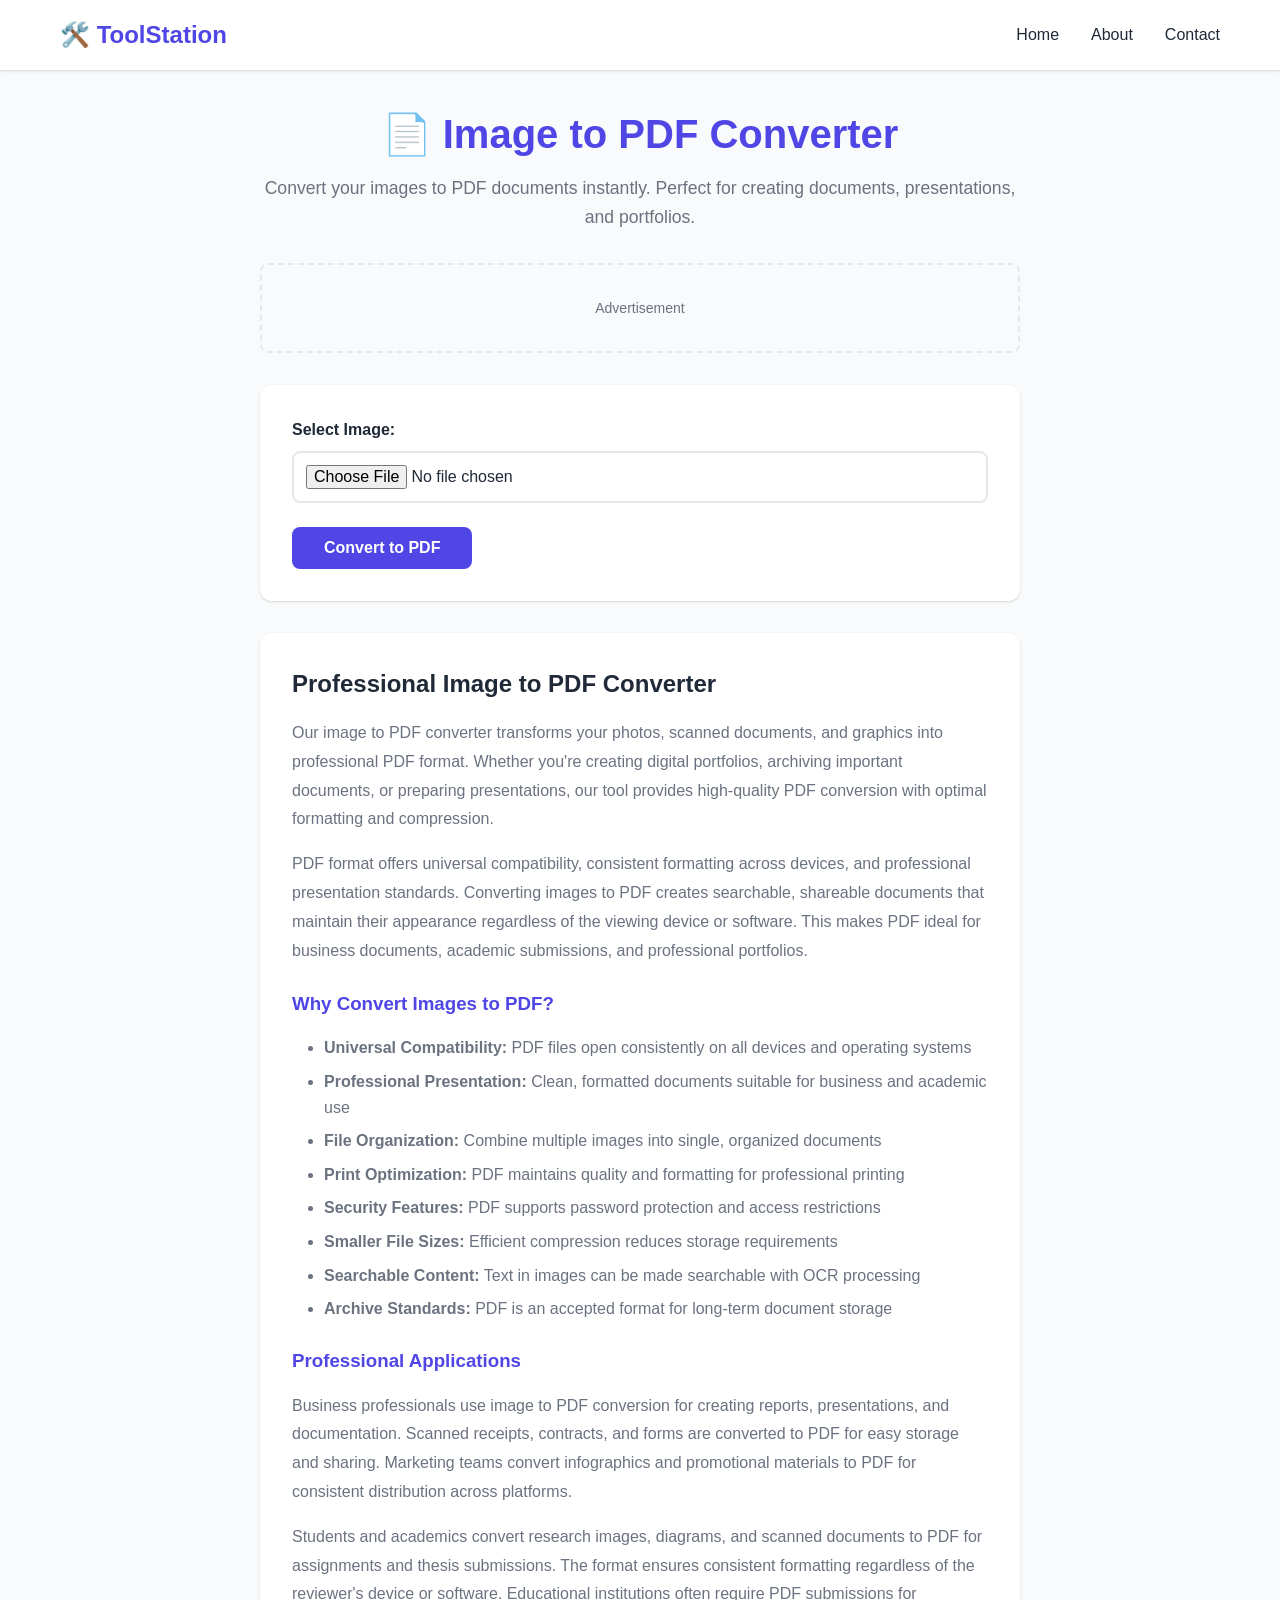
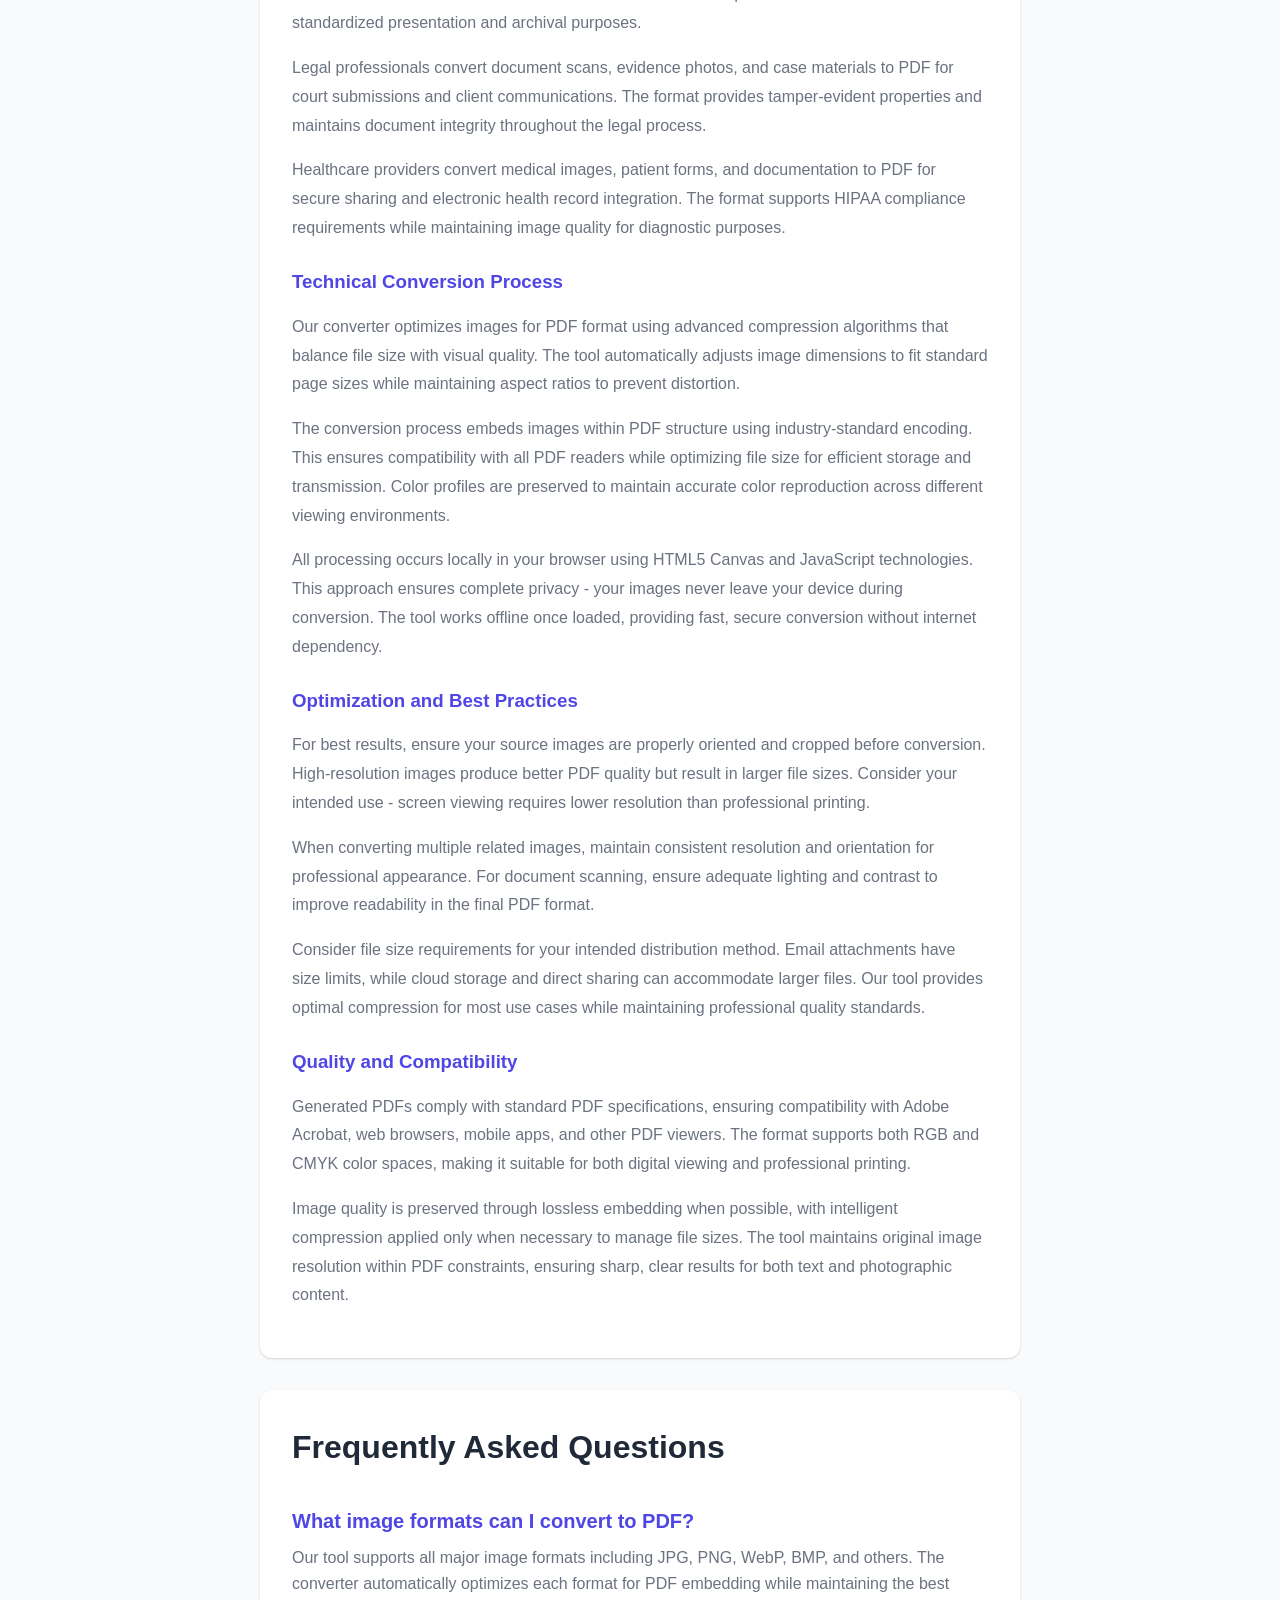
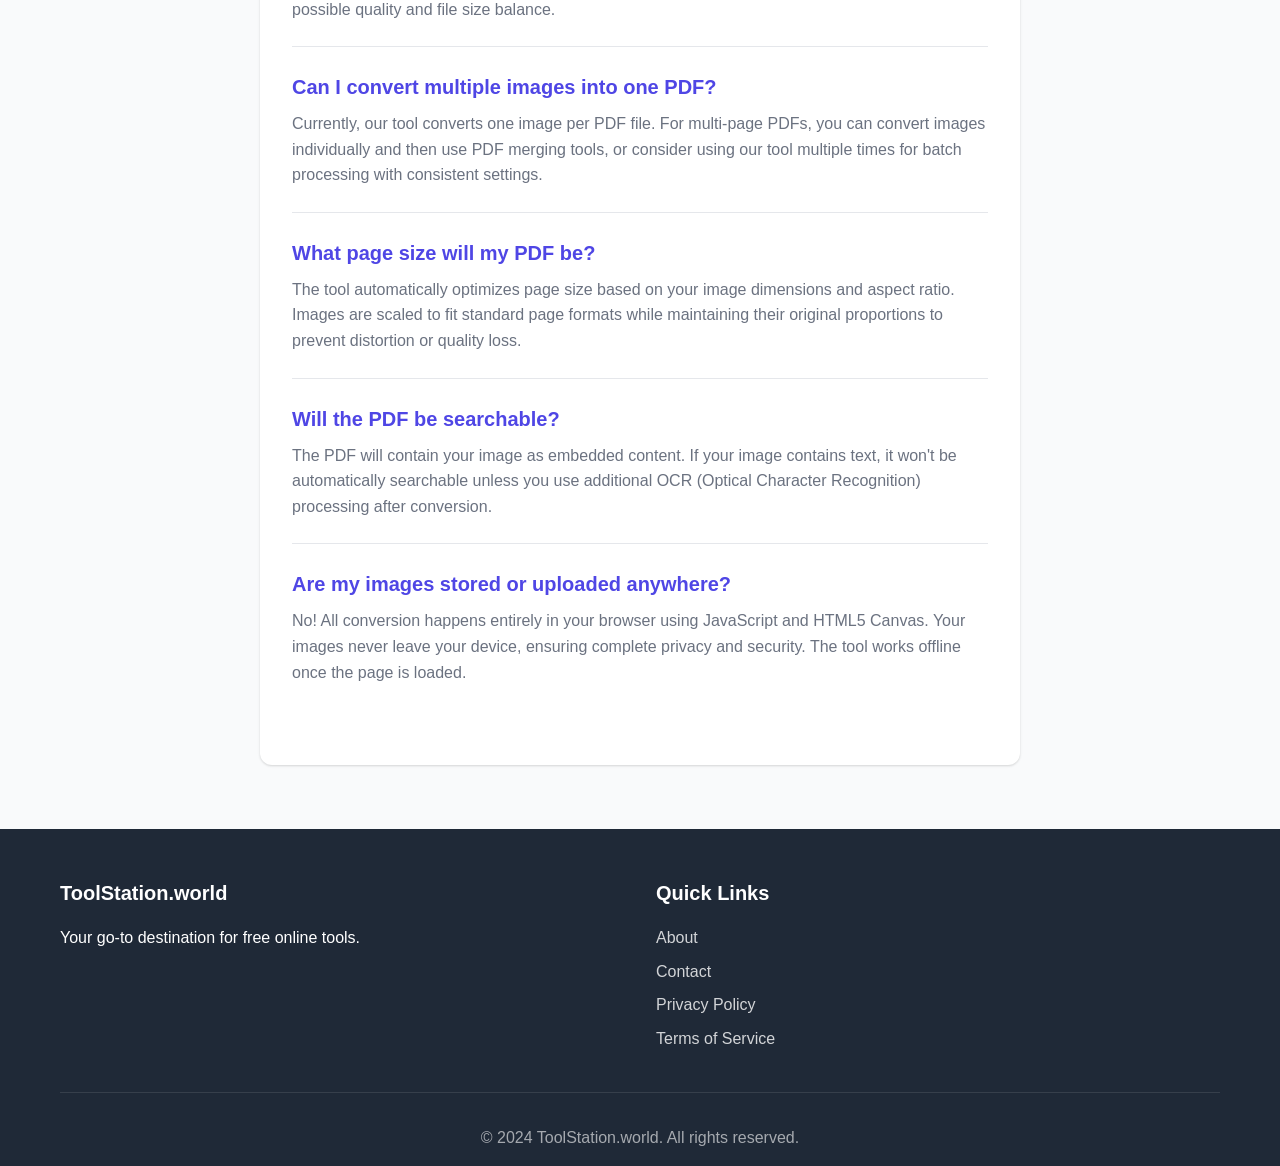
<file: tools/image-to-pdf.html>
<!DOCTYPE html>
<html lang="en">
<head>
    <meta charset="UTF-8">
    <meta name="viewport" content="width=device-width, initial-scale=1.0">
    <meta name="description" content="Free image to PDF converter. Convert JPG, PNG, and other images to PDF format instantly. Perfect for documents and presentations.">
    <meta name="keywords" content="image to PDF, JPG to PDF, PNG to PDF, convert image to PDF, PDF converter">
    <title>Free Image to PDF Converter - Convert Images to PDF Online | ToolStation.world</title>
    <link rel="stylesheet" href="/assets/style.css">
    <link rel="canonical" href="https://toolstation.world/tools/image-to-pdf.html">
</head>
<body>
    <header>
        <div class="container">
            <div class="header-content">
                <h1 class="logo">🛠️ <a href="/" style="color: inherit; text-decoration: none;">ToolStation</a></h1>
                <nav>
                    <a href="/">Home</a>
                    <a href="/about.html">About</a>
                    <a href="/contact.html">Contact</a>
                </nav>
            </div>
        </div>
    </header>

    <main class="tool-container">
        <div class="tool-header">
            <h1>📄 Image to PDF Converter</h1>
            <p>Convert your images to PDF documents instantly. Perfect for creating documents, presentations, and portfolios.</p>
        </div>

        <div class="ad-container">
            <div class="ad-placeholder">Advertisement</div>
        </div>

        <div class="tool-content">
            <div class="form-group">
                <label for="pdfImageInput">Select Image:</label>
                <input type="file" id="pdfImageInput" accept="image/*">
            </div>

            <button class="btn" id="convertToPDF">Convert to PDF</button>

            <div class="image-preview" style="display: none;">
                <h3>Preview</h3>
                <img id="pdfPreviewImg" style="max-width: 100%; border-radius: 8px;">
                <br>
                <button class="btn" id="downloadPDF" style="margin-top: 1rem; display: none;">Download PDF</button>
            </div>
        </div>

        <div class="seo-content">
            <h2>Professional Image to PDF Converter</h2>
            <p>Our image to PDF converter transforms your photos, scanned documents, and graphics into professional PDF format. Whether you're creating digital portfolios, archiving important documents, or preparing presentations, our tool provides high-quality PDF conversion with optimal formatting and compression.</p>
            
            <p>PDF format offers universal compatibility, consistent formatting across devices, and professional presentation standards. Converting images to PDF creates searchable, shareable documents that maintain their appearance regardless of the viewing device or software. This makes PDF ideal for business documents, academic submissions, and professional portfolios.</p>

            <h3>Why Convert Images to PDF?</h3>
            <ul>
                <li><strong>Universal Compatibility:</strong> PDF files open consistently on all devices and operating systems</li>
                <li><strong>Professional Presentation:</strong> Clean, formatted documents suitable for business and academic use</li>
                <li><strong>File Organization:</strong> Combine multiple images into single, organized documents</li>
                <li><strong>Print Optimization:</strong> PDF maintains quality and formatting for professional printing</li>
                <li><strong>Security Features:</strong> PDF supports password protection and access restrictions</li>
                <li><strong>Smaller File Sizes:</strong> Efficient compression reduces storage requirements</li>
                <li><strong>Searchable Content:</strong> Text in images can be made searchable with OCR processing</li>
                <li><strong>Archive Standards:</strong> PDF is an accepted format for long-term document storage</li>
            </ul>

            <h3>Professional Applications</h3>
            <p>Business professionals use image to PDF conversion for creating reports, presentations, and documentation. Scanned receipts, contracts, and forms are converted to PDF for easy storage and sharing. Marketing teams convert infographics and promotional materials to PDF for consistent distribution across platforms.</p>

            <p>Students and academics convert research images, diagrams, and scanned documents to PDF for assignments and thesis submissions. The format ensures consistent formatting regardless of the reviewer's device or software. Educational institutions often require PDF submissions for standardized presentation and archival purposes.</p>

            <p>Legal professionals convert document scans, evidence photos, and case materials to PDF for court submissions and client communications. The format provides tamper-evident properties and maintains document integrity throughout the legal process.</p>

            <p>Healthcare providers convert medical images, patient forms, and documentation to PDF for secure sharing and electronic health record integration. The format supports HIPAA compliance requirements while maintaining image quality for diagnostic purposes.</p>

            <h3>Technical Conversion Process</h3>
            <p>Our converter optimizes images for PDF format using advanced compression algorithms that balance file size with visual quality. The tool automatically adjusts image dimensions to fit standard page sizes while maintaining aspect ratios to prevent distortion.</p>

            <p>The conversion process embeds images within PDF structure using industry-standard encoding. This ensures compatibility with all PDF readers while optimizing file size for efficient storage and transmission. Color profiles are preserved to maintain accurate color reproduction across different viewing environments.</p>

            <p>All processing occurs locally in your browser using HTML5 Canvas and JavaScript technologies. This approach ensures complete privacy - your images never leave your device during conversion. The tool works offline once loaded, providing fast, secure conversion without internet dependency.</p>

            <h3>Optimization and Best Practices</h3>
            <p>For best results, ensure your source images are properly oriented and cropped before conversion. High-resolution images produce better PDF quality but result in larger file sizes. Consider your intended use - screen viewing requires lower resolution than professional printing.</p>

            <p>When converting multiple related images, maintain consistent resolution and orientation for professional appearance. For document scanning, ensure adequate lighting and contrast to improve readability in the final PDF format.</p>

            <p>Consider file size requirements for your intended distribution method. Email attachments have size limits, while cloud storage and direct sharing can accommodate larger files. Our tool provides optimal compression for most use cases while maintaining professional quality standards.</p>

            <h3>Quality and Compatibility</h3>
            <p>Generated PDFs comply with standard PDF specifications, ensuring compatibility with Adobe Acrobat, web browsers, mobile apps, and other PDF viewers. The format supports both RGB and CMYK color spaces, making it suitable for both digital viewing and professional printing.</p>

            <p>Image quality is preserved through lossless embedding when possible, with intelligent compression applied only when necessary to manage file sizes. The tool maintains original image resolution within PDF constraints, ensuring sharp, clear results for both text and photographic content.</p>
        </div>

        <div class="faq-section">
            <h2>Frequently Asked Questions</h2>
            <div class="faq-item">
                <h3>What image formats can I convert to PDF?</h3>
                <p>Our tool supports all major image formats including JPG, PNG, WebP, BMP, and others. The converter automatically optimizes each format for PDF embedding while maintaining the best possible quality and file size balance.</p>
            </div>
            <div class="faq-item">
                <h3>Can I convert multiple images into one PDF?</h3>
                <p>Currently, our tool converts one image per PDF file. For multi-page PDFs, you can convert images individually and then use PDF merging tools, or consider using our tool multiple times for batch processing with consistent settings.</p>
            </div>
            <div class="faq-item">
                <h3>What page size will my PDF be?</h3>
                <p>The tool automatically optimizes page size based on your image dimensions and aspect ratio. Images are scaled to fit standard page formats while maintaining their original proportions to prevent distortion or quality loss.</p>
            </div>
            <div class="faq-item">
                <h3>Will the PDF be searchable?</h3>
                <p>The PDF will contain your image as embedded content. If your image contains text, it won't be automatically searchable unless you use additional OCR (Optical Character Recognition) processing after conversion.</p>
            </div>
            <div class="faq-item">
                <h3>Are my images stored or uploaded anywhere?</h3>
                <p>No! All conversion happens entirely in your browser using JavaScript and HTML5 Canvas. Your images never leave your device, ensuring complete privacy and security. The tool works offline once the page is loaded.</p>
            </div>
        </div>
    </main>

    <footer>
        <div class="container">
            <div class="footer-content">
                <div class="footer-section">
                    <h4>ToolStation.world</h4>
                    <p>Your go-to destination for free online tools.</p>
                </div>
                <div class="footer-section">
                    <h4>Quick Links</h4>
                    <ul>
                        <li><a href="/about.html">About</a></li>
                        <li><a href="/contact.html">Contact</a></li>
                        <li><a href="/privacy.html">Privacy Policy</a></li>
                        <li><a href="/terms.html">Terms of Service</a></li>
                    </ul>
                </div>
            </div>
            <div class="footer-bottom">
                <p>&copy; 2024 ToolStation.world. All rights reserved.</p>
            </div>
        </div>
    </footer>

    <script src="/assets/main.js"></script>
</body>
</html>
</file>
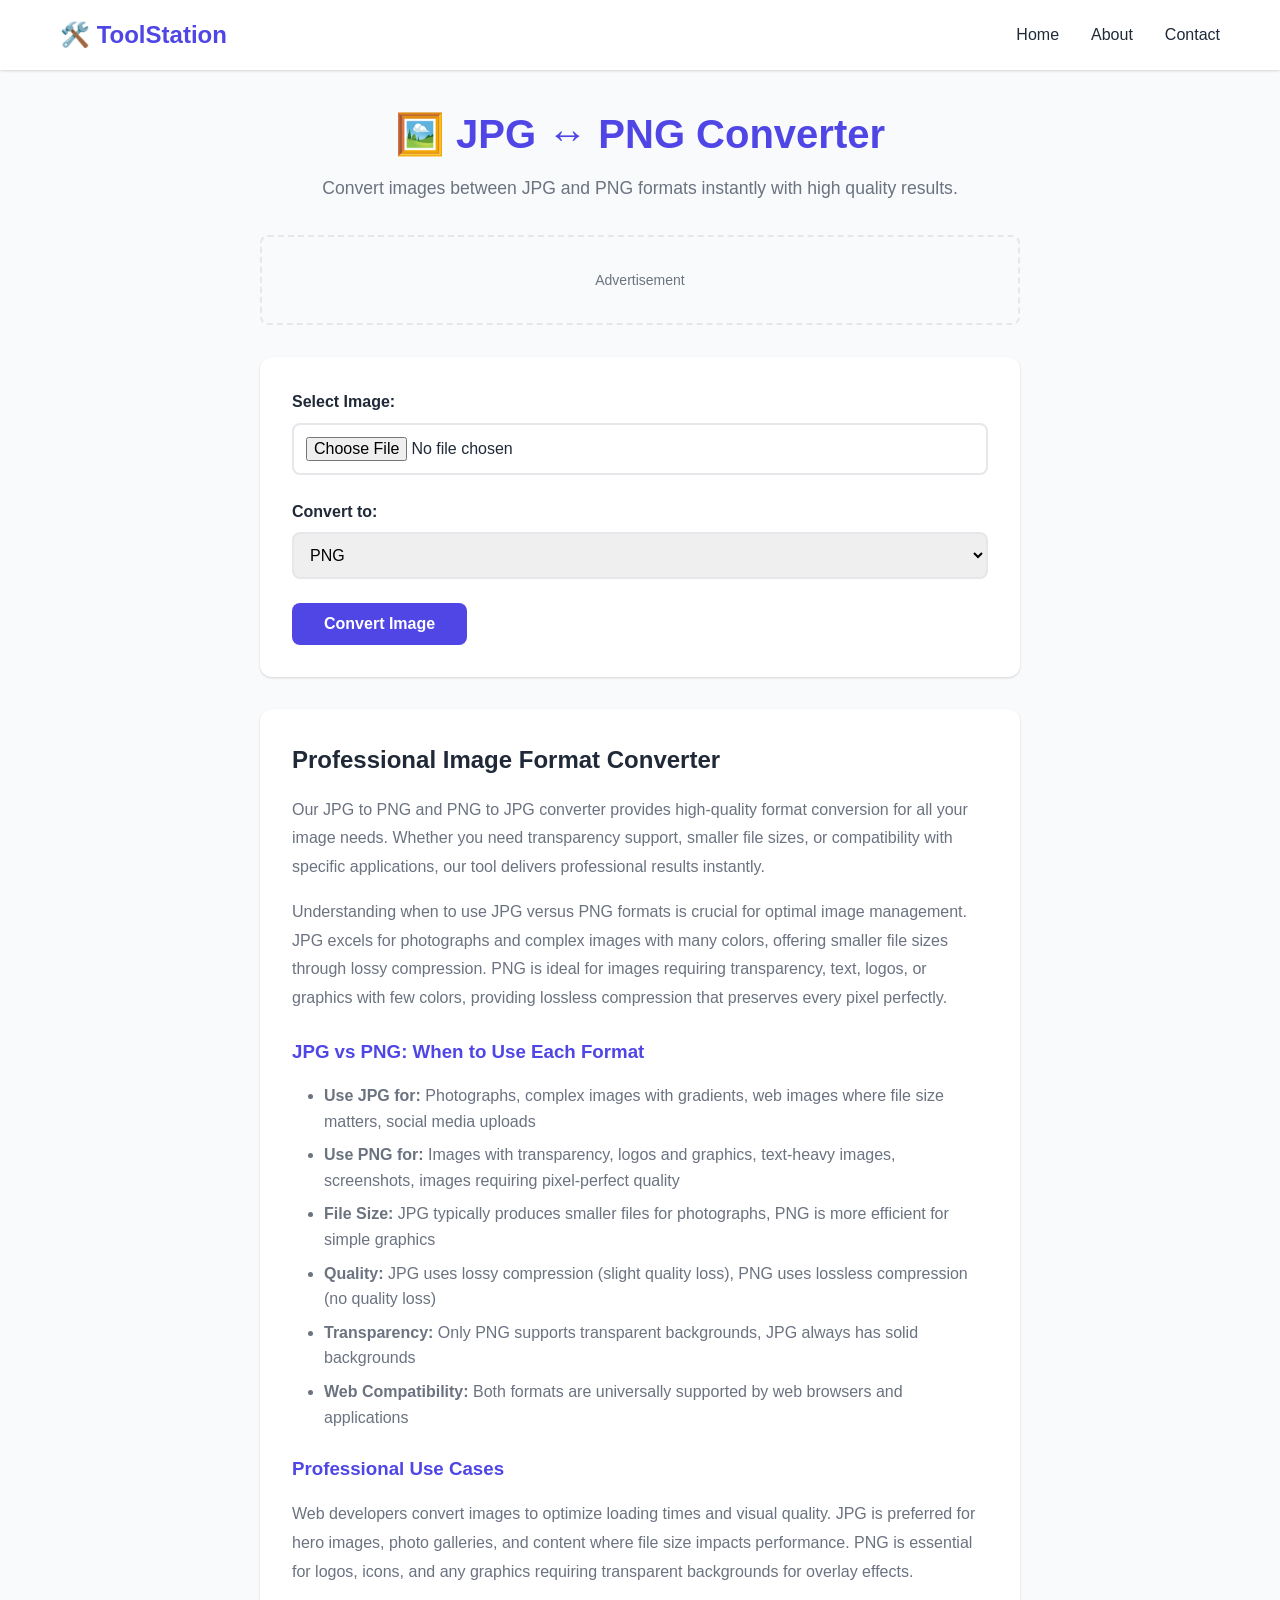
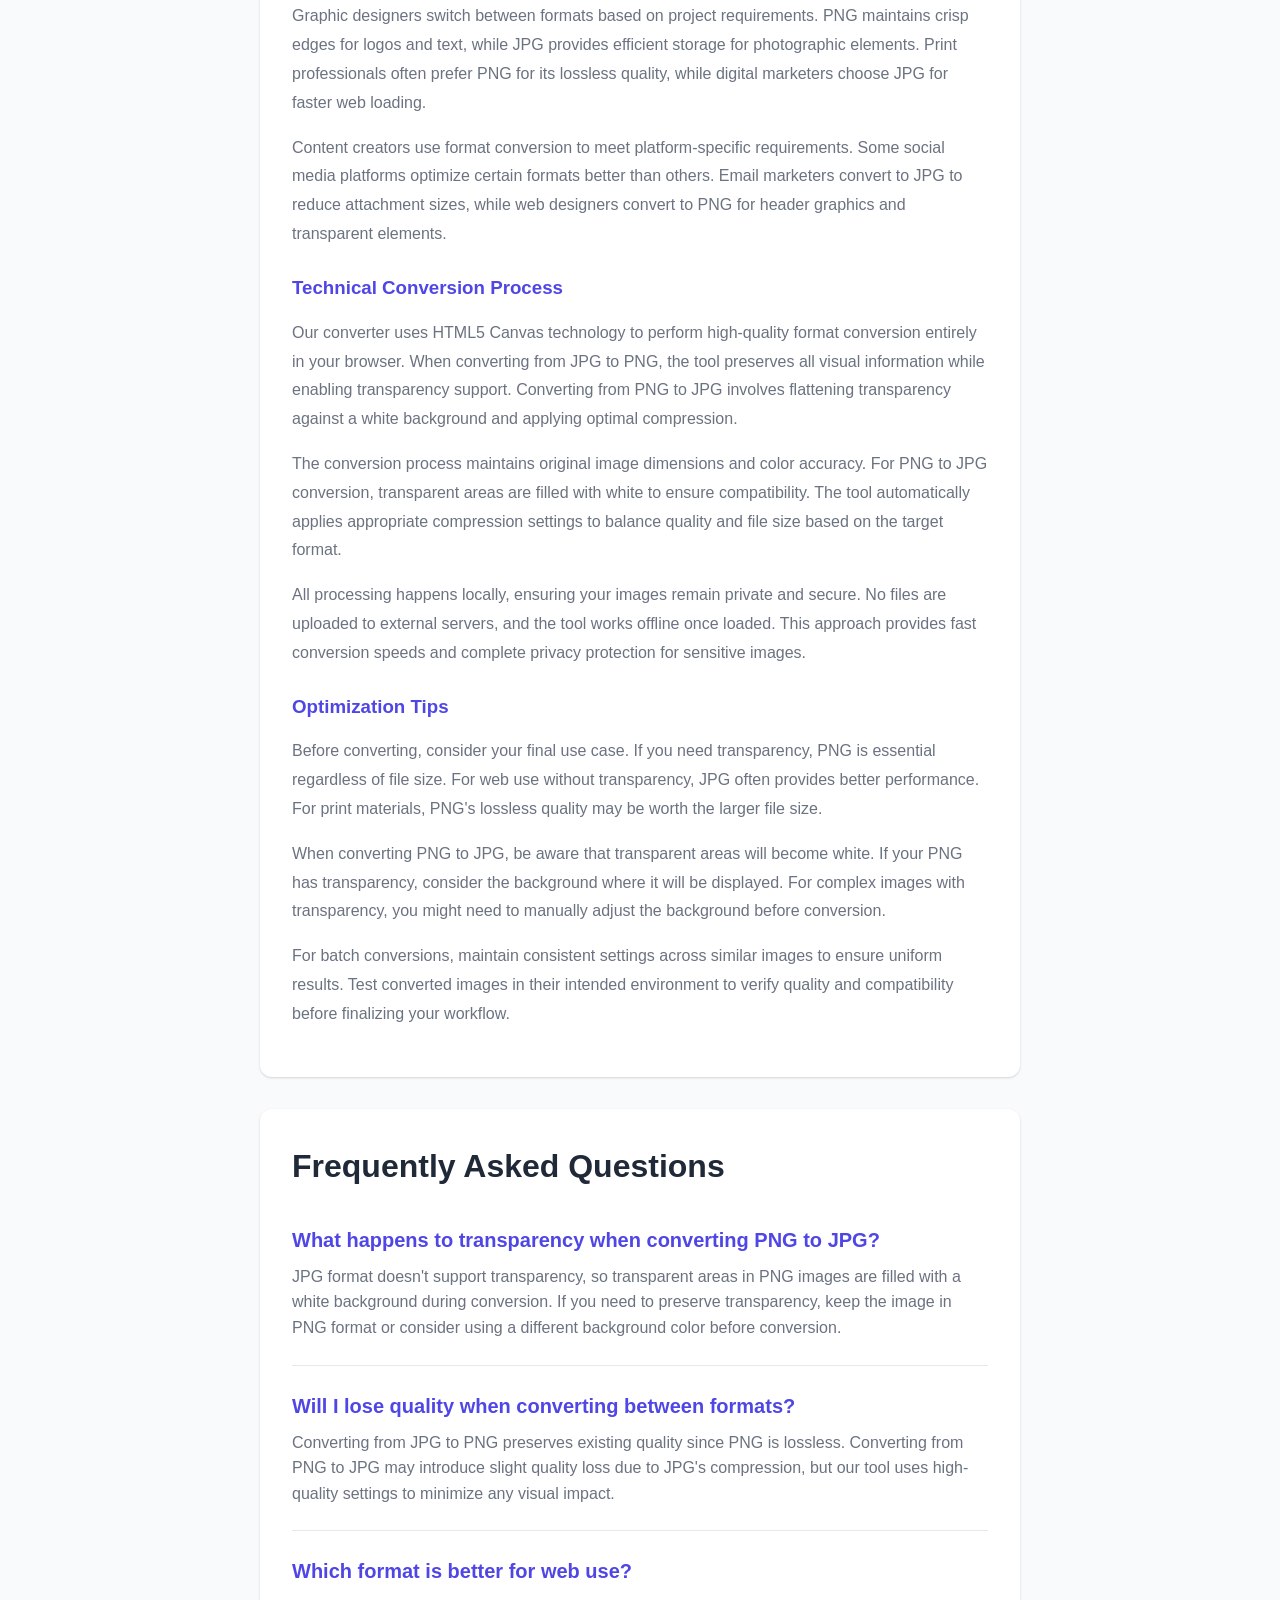
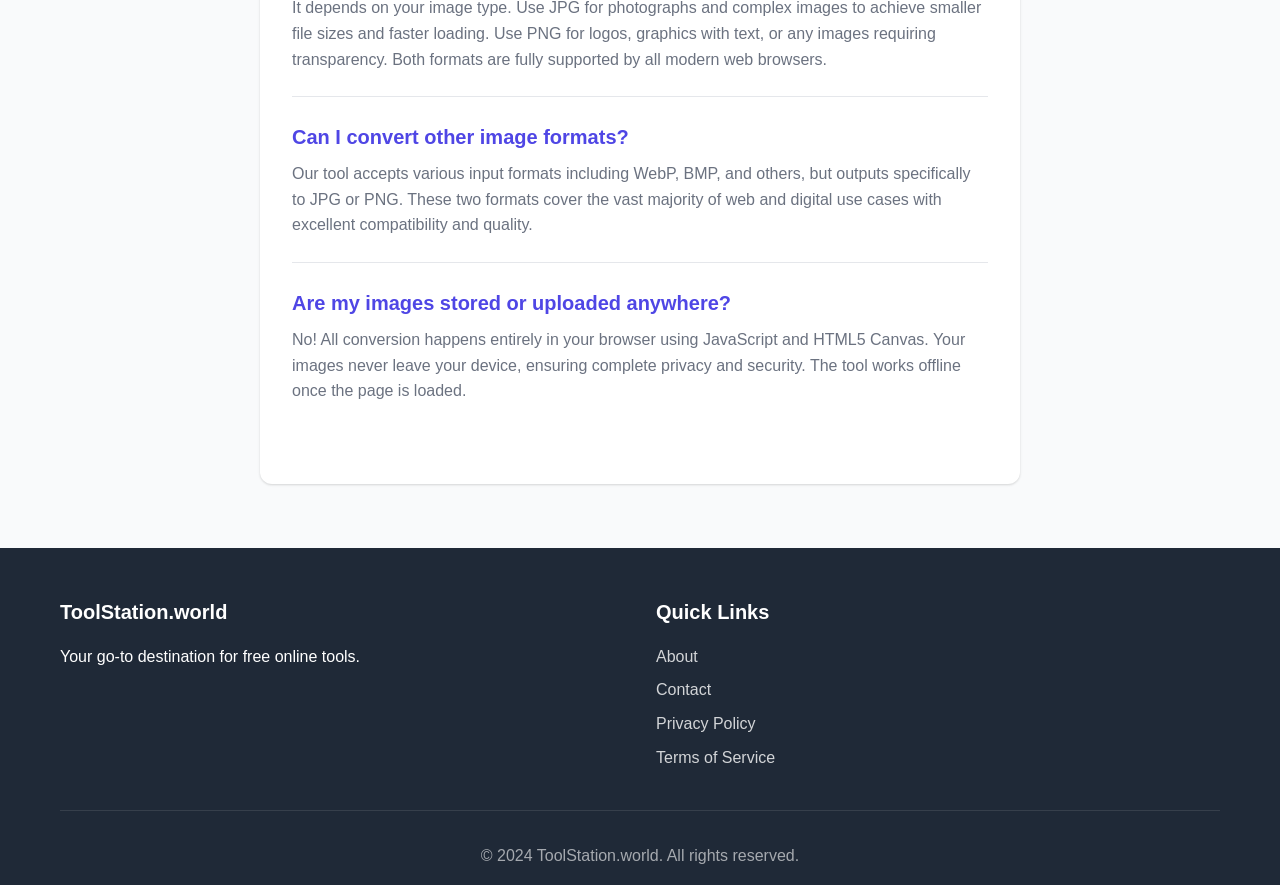
<file: tools/jpg-png.html>
<!DOCTYPE html>
<html lang="en">
<head>
    <meta charset="UTF-8">
    <meta name="viewport" content="width=device-width, initial-scale=1.0">
    <meta name="description" content="Free JPG to PNG and PNG to JPG converter. Convert images between formats instantly with high quality results.">
    <meta name="keywords" content="JPG to PNG, PNG to JPG, image converter, format converter, image format conversion">
    <title>Free JPG ↔ PNG Converter - Convert Image Formats Online | ToolStation.world</title>
    <link rel="stylesheet" href="/assets/style.css">
    <link rel="canonical" href="https://toolstation.world/tools/jpg-png.html">
</head>
<body>
    <header>
        <div class="container">
            <div class="header-content">
                <h1 class="logo">🛠️ <a href="/" style="color: inherit; text-decoration: none;">ToolStation</a></h1>
                <nav>
                    <a href="/">Home</a>
                    <a href="/about.html">About</a>
                    <a href="/contact.html">Contact</a>
                </nav>
            </div>
        </div>
    </header>

    <main class="tool-container">
        <div class="tool-header">
            <h1>🖼️ JPG ↔ PNG Converter</h1>
            <p>Convert images between JPG and PNG formats instantly with high quality results.</p>
        </div>

        <div class="ad-container">
            <div class="ad-placeholder">Advertisement</div>
        </div>

        <div class="tool-content">
            <div class="form-group">
                <label for="converterInput">Select Image:</label>
                <input type="file" id="converterInput" accept="image/*">
            </div>

            <div class="form-group">
                <label for="outputFormat">Convert to:</label>
                <select id="outputFormat">
                    <option value="png">PNG</option>
                    <option value="jpg">JPG</option>
                </select>
            </div>

            <button class="btn" id="convertBtn">Convert Image</button>

            <div class="image-preview" style="display: none;">
                <h3>Converted Image</h3>
                <img id="previewImg" style="max-width: 100%; border-radius: 8px;">
                <br>
                <button class="btn" id="downloadConverted" style="margin-top: 1rem; display: none;">Download Converted Image</button>
            </div>
        </div>

        <div class="seo-content">
            <h2>Professional Image Format Converter</h2>
            <p>Our JPG to PNG and PNG to JPG converter provides high-quality format conversion for all your image needs. Whether you need transparency support, smaller file sizes, or compatibility with specific applications, our tool delivers professional results instantly.</p>
            
            <p>Understanding when to use JPG versus PNG formats is crucial for optimal image management. JPG excels for photographs and complex images with many colors, offering smaller file sizes through lossy compression. PNG is ideal for images requiring transparency, text, logos, or graphics with few colors, providing lossless compression that preserves every pixel perfectly.</p>

            <h3>JPG vs PNG: When to Use Each Format</h3>
            <ul>
                <li><strong>Use JPG for:</strong> Photographs, complex images with gradients, web images where file size matters, social media uploads</li>
                <li><strong>Use PNG for:</strong> Images with transparency, logos and graphics, text-heavy images, screenshots, images requiring pixel-perfect quality</li>
                <li><strong>File Size:</strong> JPG typically produces smaller files for photographs, PNG is more efficient for simple graphics</li>
                <li><strong>Quality:</strong> JPG uses lossy compression (slight quality loss), PNG uses lossless compression (no quality loss)</li>
                <li><strong>Transparency:</strong> Only PNG supports transparent backgrounds, JPG always has solid backgrounds</li>
                <li><strong>Web Compatibility:</strong> Both formats are universally supported by web browsers and applications</li>
            </ul>

            <h3>Professional Use Cases</h3>
            <p>Web developers convert images to optimize loading times and visual quality. JPG is preferred for hero images, photo galleries, and content where file size impacts performance. PNG is essential for logos, icons, and any graphics requiring transparent backgrounds for overlay effects.</p>

            <p>Graphic designers switch between formats based on project requirements. PNG maintains crisp edges for logos and text, while JPG provides efficient storage for photographic elements. Print professionals often prefer PNG for its lossless quality, while digital marketers choose JPG for faster web loading.</p>

            <p>Content creators use format conversion to meet platform-specific requirements. Some social media platforms optimize certain formats better than others. Email marketers convert to JPG to reduce attachment sizes, while web designers convert to PNG for header graphics and transparent elements.</p>

            <h3>Technical Conversion Process</h3>
            <p>Our converter uses HTML5 Canvas technology to perform high-quality format conversion entirely in your browser. When converting from JPG to PNG, the tool preserves all visual information while enabling transparency support. Converting from PNG to JPG involves flattening transparency against a white background and applying optimal compression.</p>

            <p>The conversion process maintains original image dimensions and color accuracy. For PNG to JPG conversion, transparent areas are filled with white to ensure compatibility. The tool automatically applies appropriate compression settings to balance quality and file size based on the target format.</p>

            <p>All processing happens locally, ensuring your images remain private and secure. No files are uploaded to external servers, and the tool works offline once loaded. This approach provides fast conversion speeds and complete privacy protection for sensitive images.</p>

            <h3>Optimization Tips</h3>
            <p>Before converting, consider your final use case. If you need transparency, PNG is essential regardless of file size. For web use without transparency, JPG often provides better performance. For print materials, PNG's lossless quality may be worth the larger file size.</p>

            <p>When converting PNG to JPG, be aware that transparent areas will become white. If your PNG has transparency, consider the background where it will be displayed. For complex images with transparency, you might need to manually adjust the background before conversion.</p>

            <p>For batch conversions, maintain consistent settings across similar images to ensure uniform results. Test converted images in their intended environment to verify quality and compatibility before finalizing your workflow.</p>
        </div>

        <div class="faq-section">
            <h2>Frequently Asked Questions</h2>
            <div class="faq-item">
                <h3>What happens to transparency when converting PNG to JPG?</h3>
                <p>JPG format doesn't support transparency, so transparent areas in PNG images are filled with a white background during conversion. If you need to preserve transparency, keep the image in PNG format or consider using a different background color before conversion.</p>
            </div>
            <div class="faq-item">
                <h3>Will I lose quality when converting between formats?</h3>
                <p>Converting from JPG to PNG preserves existing quality since PNG is lossless. Converting from PNG to JPG may introduce slight quality loss due to JPG's compression, but our tool uses high-quality settings to minimize any visual impact.</p>
            </div>
            <div class="faq-item">
                <h3>Which format is better for web use?</h3>
                <p>It depends on your image type. Use JPG for photographs and complex images to achieve smaller file sizes and faster loading. Use PNG for logos, graphics with text, or any images requiring transparency. Both formats are fully supported by all modern web browsers.</p>
            </div>
            <div class="faq-item">
                <h3>Can I convert other image formats?</h3>
                <p>Our tool accepts various input formats including WebP, BMP, and others, but outputs specifically to JPG or PNG. These two formats cover the vast majority of web and digital use cases with excellent compatibility and quality.</p>
            </div>
            <div class="faq-item">
                <h3>Are my images stored or uploaded anywhere?</h3>
                <p>No! All conversion happens entirely in your browser using JavaScript and HTML5 Canvas. Your images never leave your device, ensuring complete privacy and security. The tool works offline once the page is loaded.</p>
            </div>
        </div>
    </main>

    <footer>
        <div class="container">
            <div class="footer-content">
                <div class="footer-section">
                    <h4>ToolStation.world</h4>
                    <p>Your go-to destination for free online tools.</p>
                </div>
                <div class="footer-section">
                    <h4>Quick Links</h4>
                    <ul>
                        <li><a href="/about.html">About</a></li>
                        <li><a href="/contact.html">Contact</a></li>
                        <li><a href="/privacy.html">Privacy Policy</a></li>
                        <li><a href="/terms.html">Terms of Service</a></li>
                    </ul>
                </div>
            </div>
            <div class="footer-bottom">
                <p>&copy; 2024 ToolStation.world. All rights reserved.</p>
            </div>
        </div>
    </footer>

    <script src="/assets/main.js"></script>
</body>
</html>
</file>
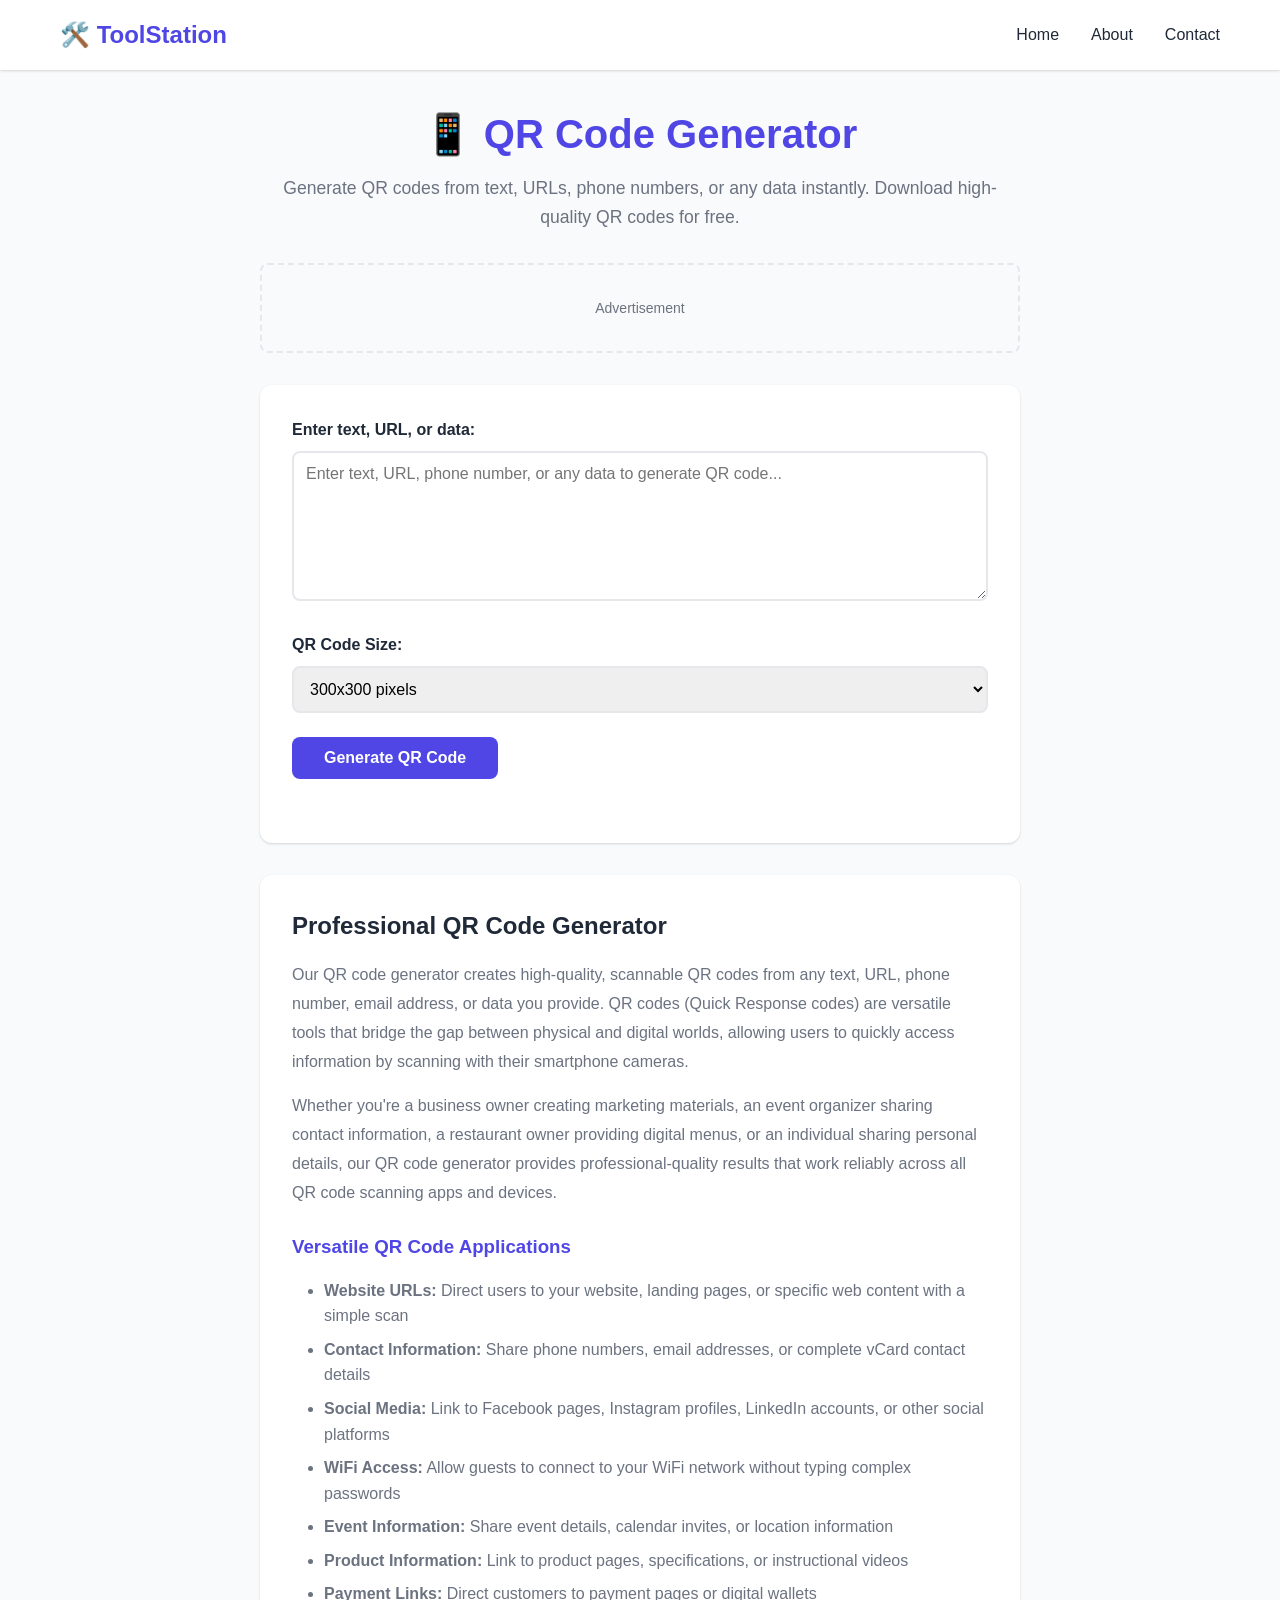
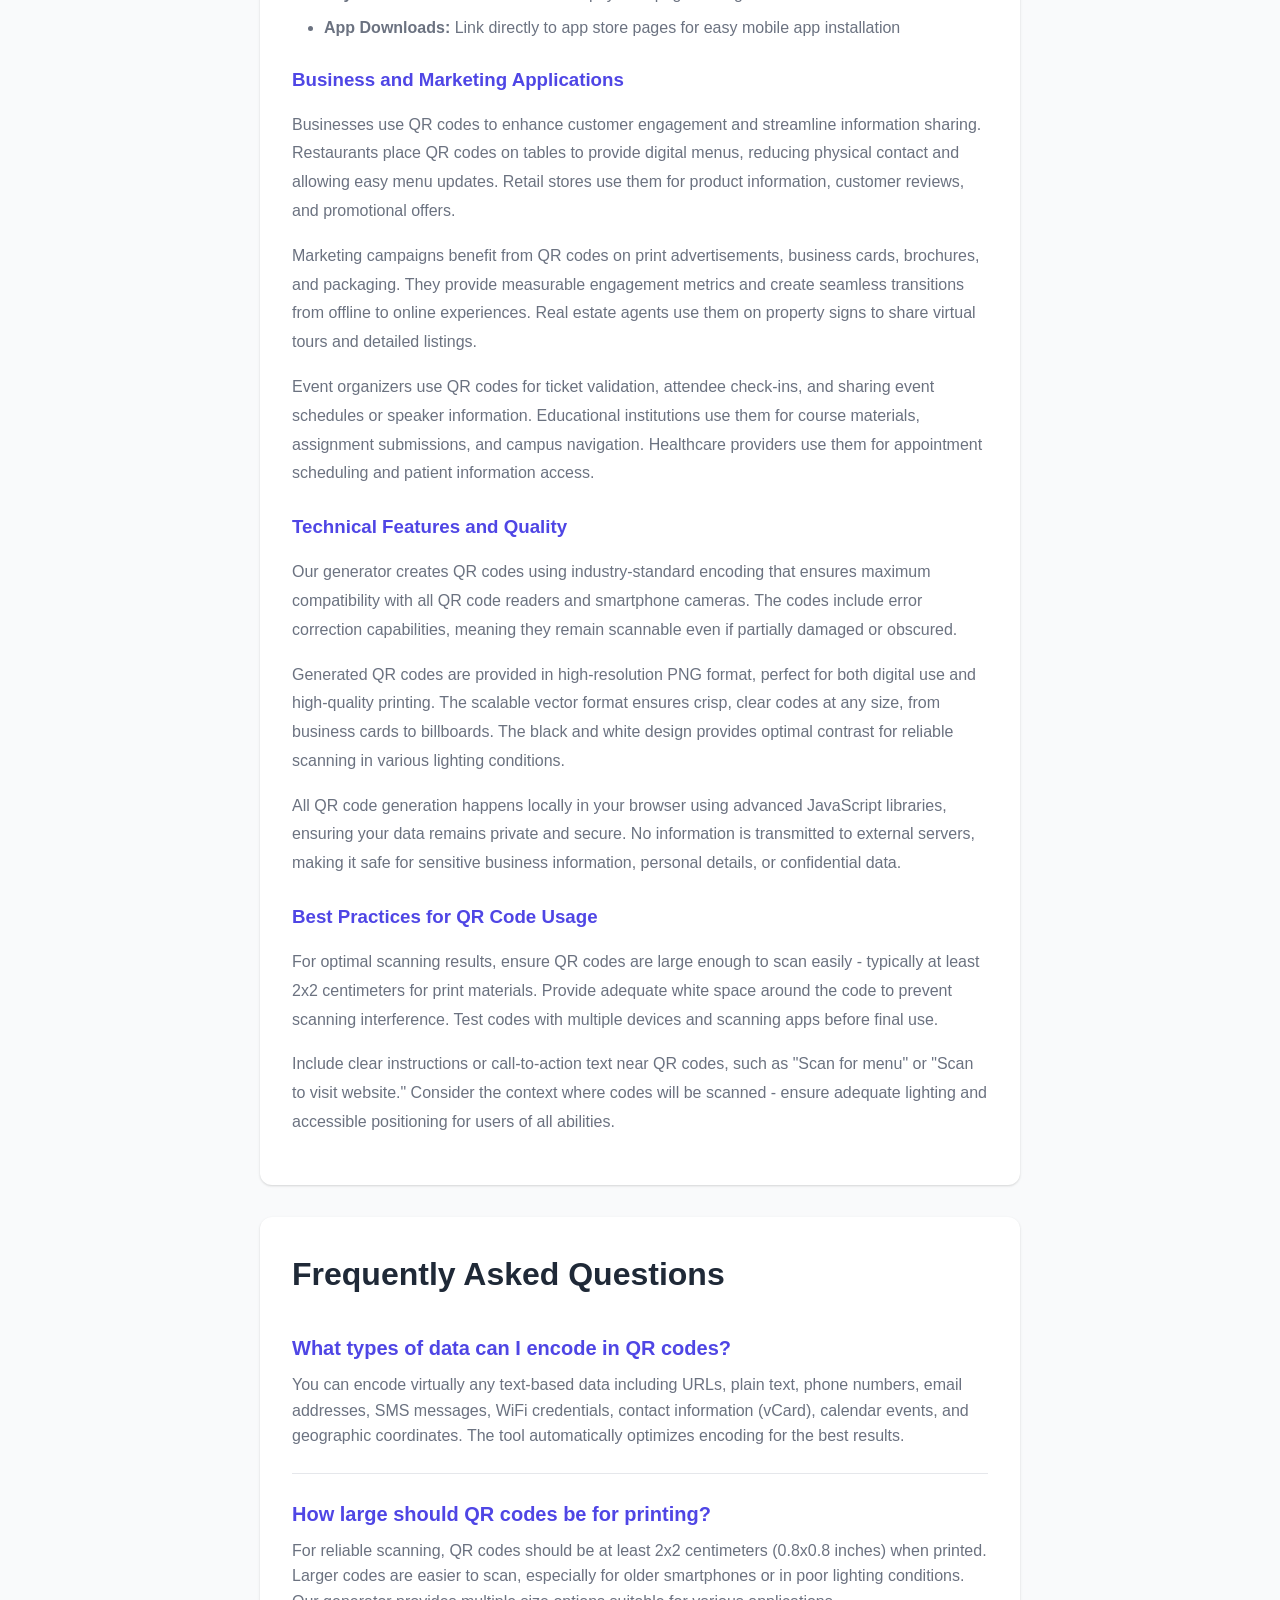
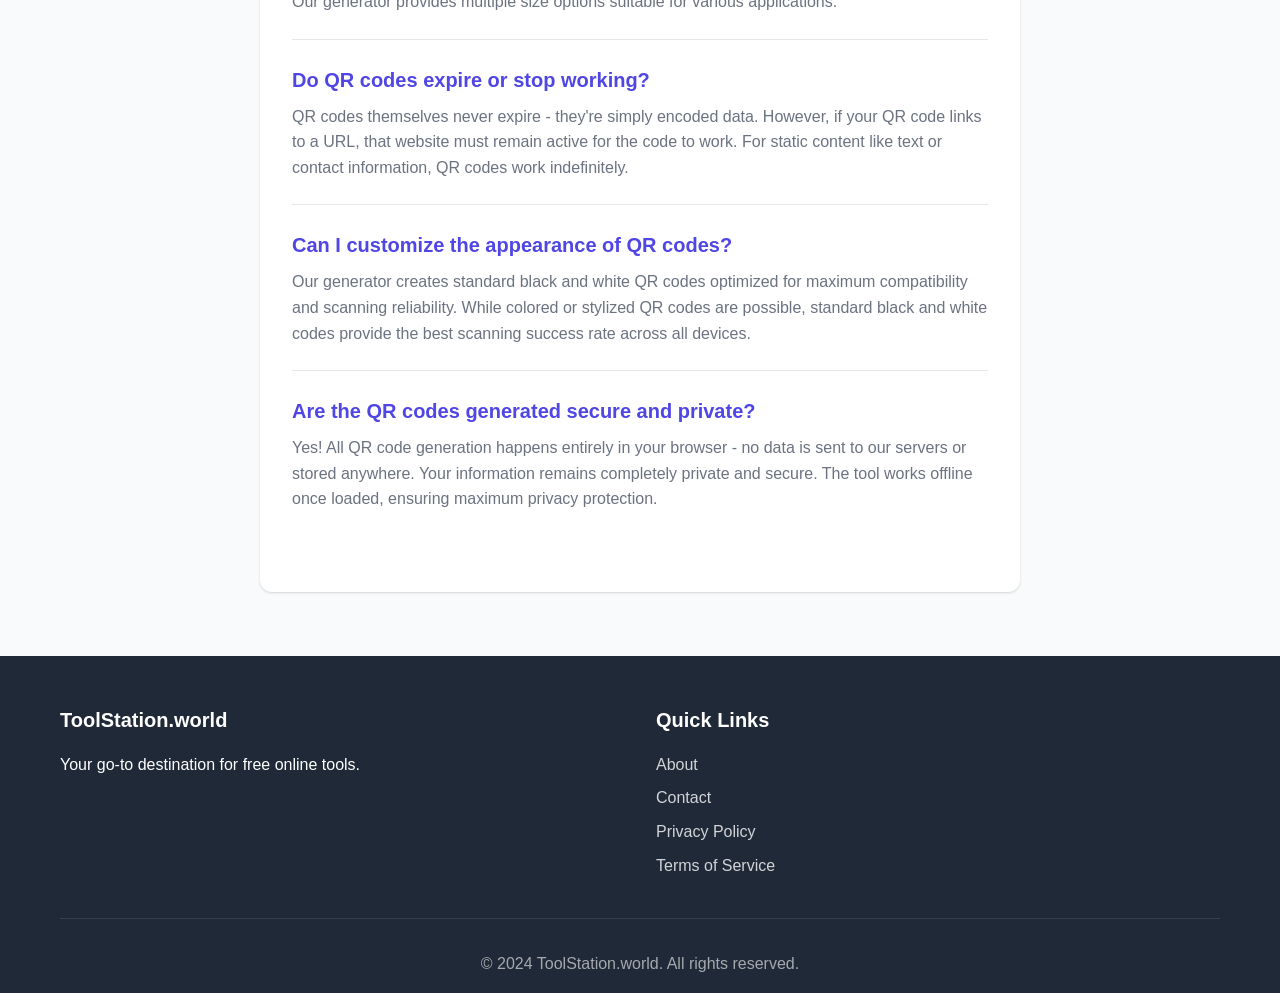
<file: tools/qr.html>
<!DOCTYPE html>
<html lang="en">
<head>
    <meta charset="UTF-8">
    <meta name="viewport" content="width=device-width, initial-scale=1.0">
    <meta name="description" content="Free QR code generator. Create QR codes from text, URLs, phone numbers, and more. Download high-quality QR codes instantly.">
    <meta name="keywords" content="QR code generator, QR code creator, free QR codes, generate QR code, QR code maker">
    <title>Free QR Code Generator - Create QR Codes Instantly | ToolStation.world</title>
    <link rel="stylesheet" href="/assets/style.css">
    <link rel="canonical" href="https://toolstation.world/tools/qr.html">
</head>
<body>
    <header>
        <div class="container">
            <div class="header-content">
                <h1 class="logo">🛠️ <a href="/" style="color: inherit; text-decoration: none;">ToolStation</a></h1>
                <nav>
                    <a href="/">Home</a>
                    <a href="/about.html">About</a>
                    <a href="/contact.html">Contact</a>
                </nav>
            </div>
        </div>
    </header>

    <main class="tool-container">
        <div class="tool-header">
            <h1>📱 QR Code Generator</h1>
            <p>Generate QR codes from text, URLs, phone numbers, or any data instantly. Download high-quality QR codes for free.</p>
        </div>

        <div class="ad-container">
            <div class="ad-placeholder">Advertisement</div>
        </div>

        <div class="tool-content">
            <div class="form-group">
                <label for="qrText">Enter text, URL, or data:</label>
                <textarea id="qrText" placeholder="Enter text, URL, phone number, or any data to generate QR code..."></textarea>
            </div>

            <div class="form-group">
                <label for="qrSize">QR Code Size:</label>
                <select id="qrSize">
                    <option value="200">200x200 pixels</option>
                    <option value="300" selected>300x300 pixels</option>
                    <option value="400">400x400 pixels</option>
                    <option value="500">500x500 pixels</option>
                </select>
            </div>

            <button class="btn" id="generateQR">Generate QR Code</button>

            <div id="qrcode" class="text-center" style="margin-top: 2rem;"></div>
        </div>

        <div class="seo-content">
            <h2>Professional QR Code Generator</h2>
            <p>Our QR code generator creates high-quality, scannable QR codes from any text, URL, phone number, email address, or data you provide. QR codes (Quick Response codes) are versatile tools that bridge the gap between physical and digital worlds, allowing users to quickly access information by scanning with their smartphone cameras.</p>
            
            <p>Whether you're a business owner creating marketing materials, an event organizer sharing contact information, a restaurant owner providing digital menus, or an individual sharing personal details, our QR code generator provides professional-quality results that work reliably across all QR code scanning apps and devices.</p>

            <h3>Versatile QR Code Applications</h3>
            <ul>
                <li><strong>Website URLs:</strong> Direct users to your website, landing pages, or specific web content with a simple scan</li>
                <li><strong>Contact Information:</strong> Share phone numbers, email addresses, or complete vCard contact details</li>
                <li><strong>Social Media:</strong> Link to Facebook pages, Instagram profiles, LinkedIn accounts, or other social platforms</li>
                <li><strong>WiFi Access:</strong> Allow guests to connect to your WiFi network without typing complex passwords</li>
                <li><strong>Event Information:</strong> Share event details, calendar invites, or location information</li>
                <li><strong>Product Information:</strong> Link to product pages, specifications, or instructional videos</li>
                <li><strong>Payment Links:</strong> Direct customers to payment pages or digital wallets</li>
                <li><strong>App Downloads:</strong> Link directly to app store pages for easy mobile app installation</li>
            </ul>

            <h3>Business and Marketing Applications</h3>
            <p>Businesses use QR codes to enhance customer engagement and streamline information sharing. Restaurants place QR codes on tables to provide digital menus, reducing physical contact and allowing easy menu updates. Retail stores use them for product information, customer reviews, and promotional offers.</p>

            <p>Marketing campaigns benefit from QR codes on print advertisements, business cards, brochures, and packaging. They provide measurable engagement metrics and create seamless transitions from offline to online experiences. Real estate agents use them on property signs to share virtual tours and detailed listings.</p>

            <p>Event organizers use QR codes for ticket validation, attendee check-ins, and sharing event schedules or speaker information. Educational institutions use them for course materials, assignment submissions, and campus navigation. Healthcare providers use them for appointment scheduling and patient information access.</p>

            <h3>Technical Features and Quality</h3>
            <p>Our generator creates QR codes using industry-standard encoding that ensures maximum compatibility with all QR code readers and smartphone cameras. The codes include error correction capabilities, meaning they remain scannable even if partially damaged or obscured.</p>

            <p>Generated QR codes are provided in high-resolution PNG format, perfect for both digital use and high-quality printing. The scalable vector format ensures crisp, clear codes at any size, from business cards to billboards. The black and white design provides optimal contrast for reliable scanning in various lighting conditions.</p>

            <p>All QR code generation happens locally in your browser using advanced JavaScript libraries, ensuring your data remains private and secure. No information is transmitted to external servers, making it safe for sensitive business information, personal details, or confidential data.</p>

            <h3>Best Practices for QR Code Usage</h3>
            <p>For optimal scanning results, ensure QR codes are large enough to scan easily - typically at least 2x2 centimeters for print materials. Provide adequate white space around the code to prevent scanning interference. Test codes with multiple devices and scanning apps before final use.</p>

            <p>Include clear instructions or call-to-action text near QR codes, such as "Scan for menu" or "Scan to visit website." Consider the context where codes will be scanned - ensure adequate lighting and accessible positioning for users of all abilities.</p>
        </div>

        <div class="faq-section">
            <h2>Frequently Asked Questions</h2>
            <div class="faq-item">
                <h3>What types of data can I encode in QR codes?</h3>
                <p>You can encode virtually any text-based data including URLs, plain text, phone numbers, email addresses, SMS messages, WiFi credentials, contact information (vCard), calendar events, and geographic coordinates. The tool automatically optimizes encoding for the best results.</p>
            </div>
            <div class="faq-item">
                <h3>How large should QR codes be for printing?</h3>
                <p>For reliable scanning, QR codes should be at least 2x2 centimeters (0.8x0.8 inches) when printed. Larger codes are easier to scan, especially for older smartphones or in poor lighting conditions. Our generator provides multiple size options suitable for various applications.</p>
            </div>
            <div class="faq-item">
                <h3>Do QR codes expire or stop working?</h3>
                <p>QR codes themselves never expire - they're simply encoded data. However, if your QR code links to a URL, that website must remain active for the code to work. For static content like text or contact information, QR codes work indefinitely.</p>
            </div>
            <div class="faq-item">
                <h3>Can I customize the appearance of QR codes?</h3>
                <p>Our generator creates standard black and white QR codes optimized for maximum compatibility and scanning reliability. While colored or stylized QR codes are possible, standard black and white codes provide the best scanning success rate across all devices.</p>
            </div>
            <div class="faq-item">
                <h3>Are the QR codes generated secure and private?</h3>
                <p>Yes! All QR code generation happens entirely in your browser - no data is sent to our servers or stored anywhere. Your information remains completely private and secure. The tool works offline once loaded, ensuring maximum privacy protection.</p>
            </div>
        </div>
    </main>

    <footer>
        <div class="container">
            <div class="footer-content">
                <div class="footer-section">
                    <h4>ToolStation.world</h4>
                    <p>Your go-to destination for free online tools.</p>
                </div>
                <div class="footer-section">
                    <h4>Quick Links</h4>
                    <ul>
                        <li><a href="/about.html">About</a></li>
                        <li><a href="/contact.html">Contact</a></li>
                        <li><a href="/privacy.html">Privacy Policy</a></li>
                        <li><a href="/terms.html">Terms of Service</a></li>
                    </ul>
                </div>
            </div>
            <div class="footer-bottom">
                <p>&copy; 2024 ToolStation.world. All rights reserved.</p>
            </div>
        </div>
    </footer>

    <script src="/assets/qrcode.min.js"></script>
    <script src="/assets/main.js"></script>
</body>
</html>
</file>
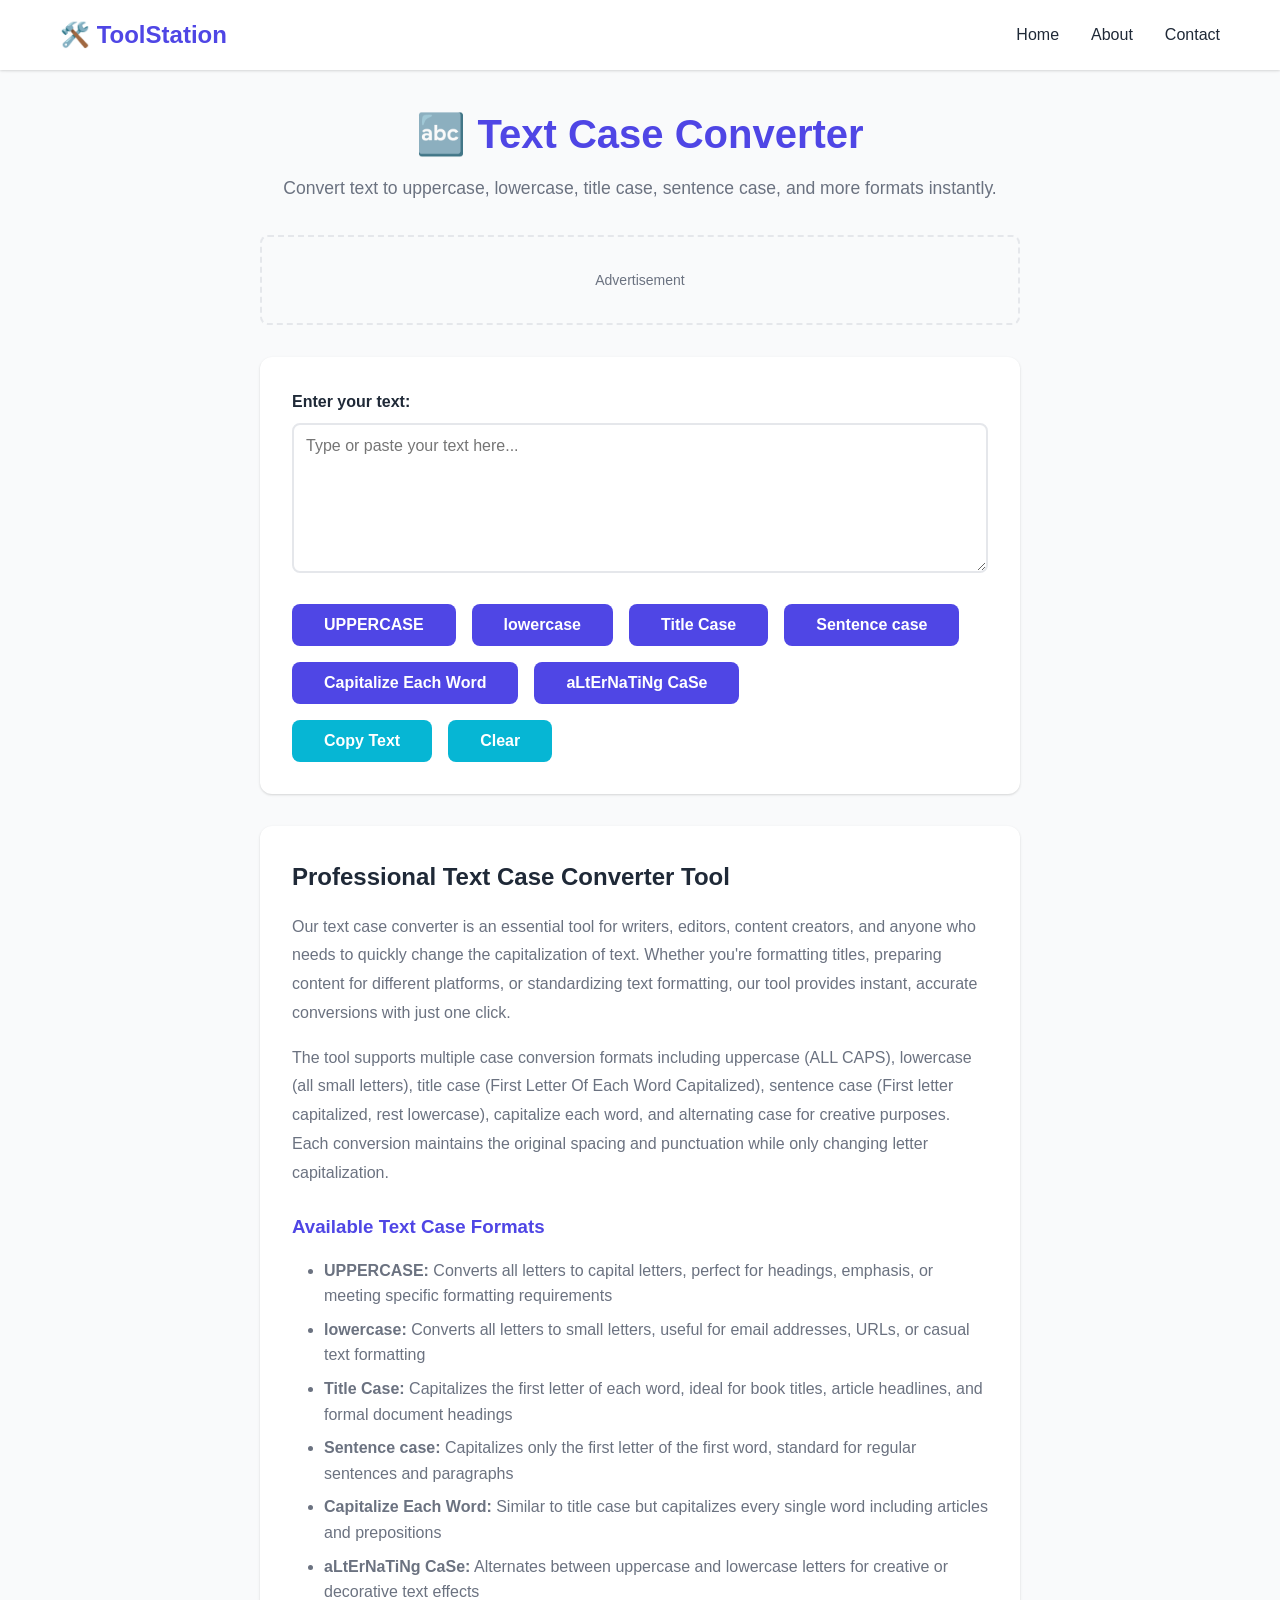
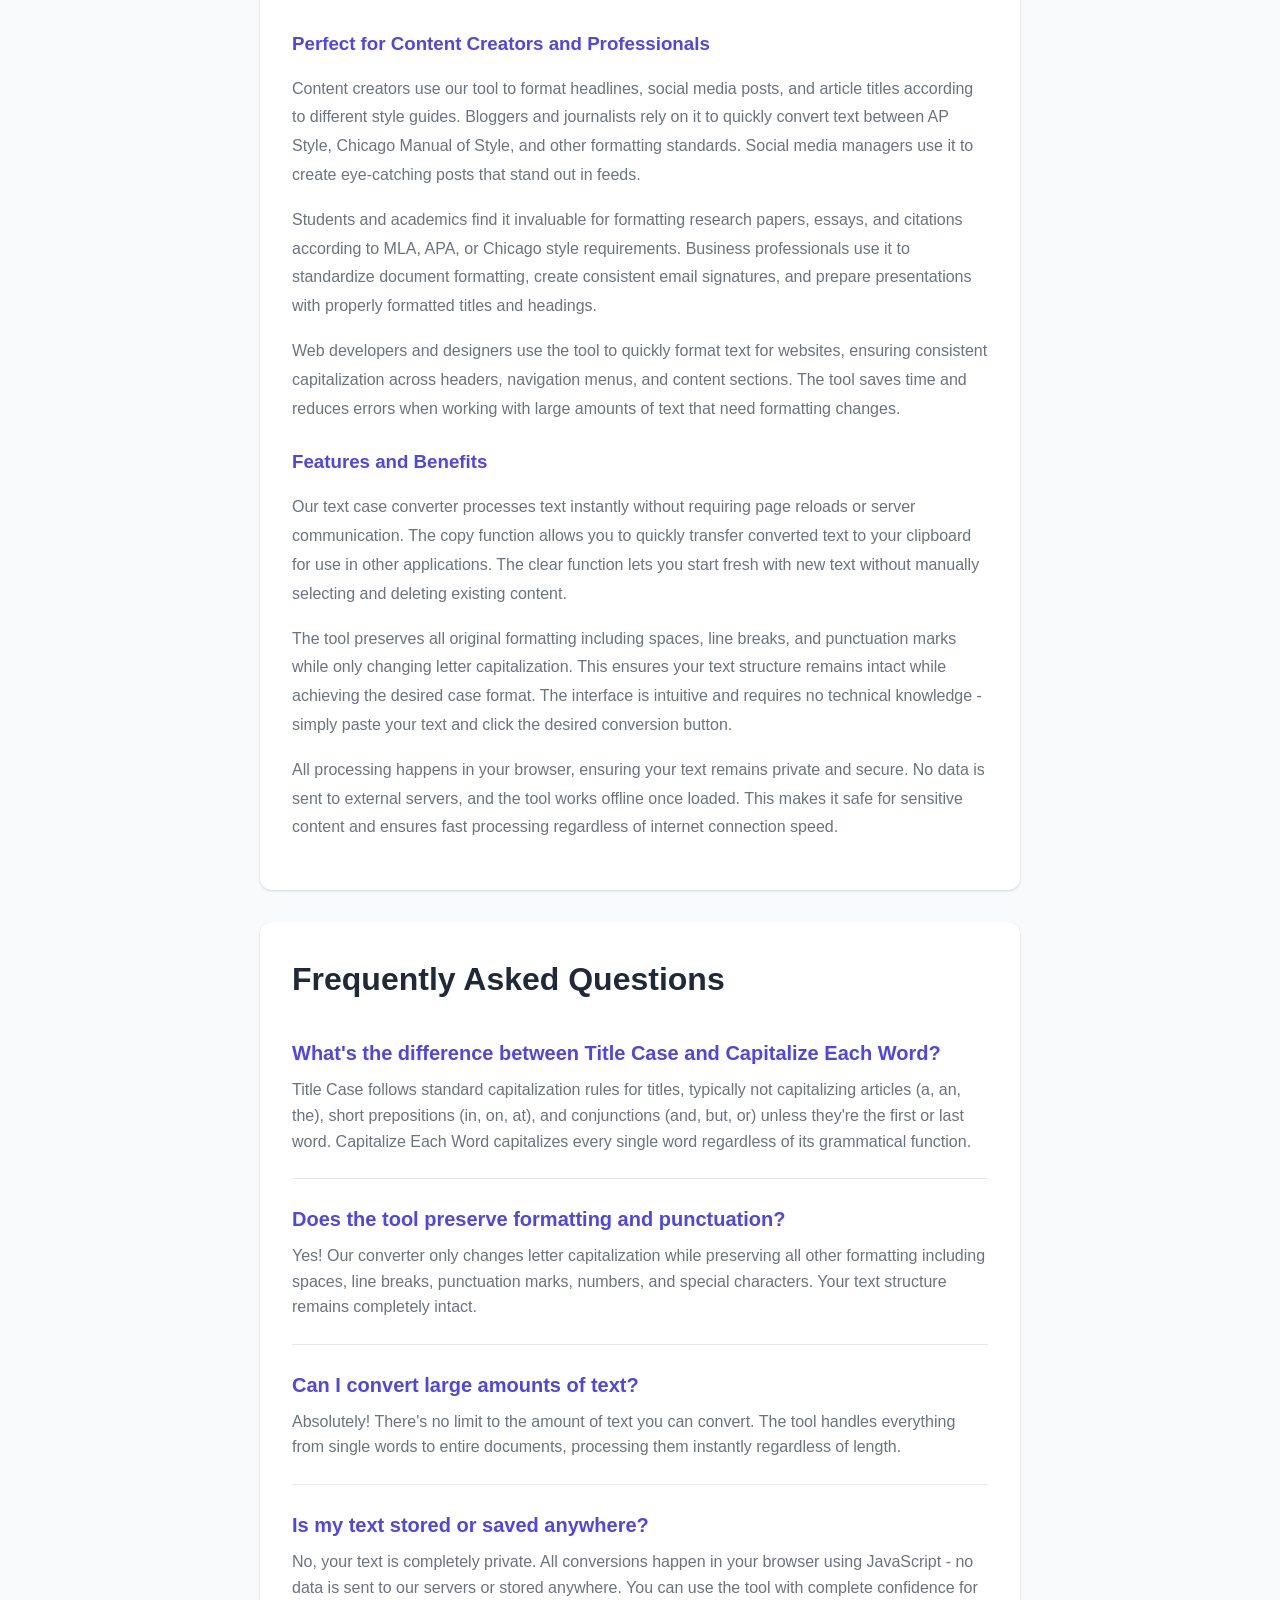
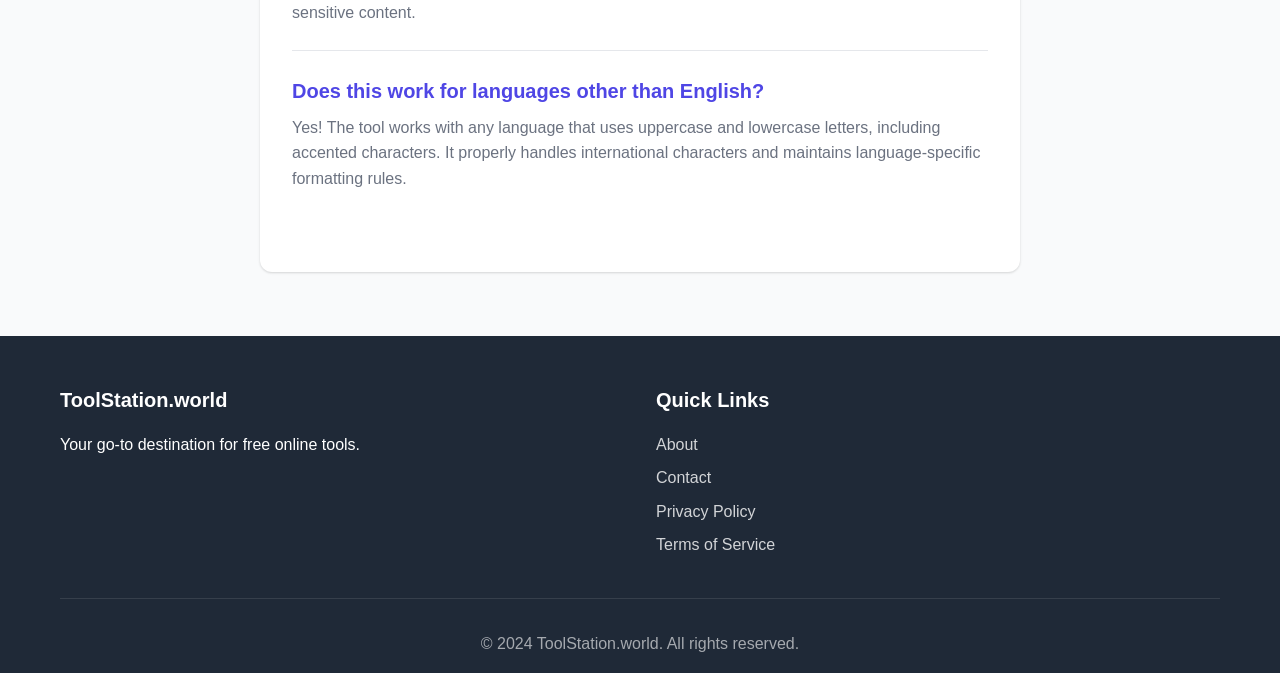
<file: tools/text-case.html>
<!DOCTYPE html>
<html lang="en">
<head>
    <meta charset="UTF-8">
    <meta name="viewport" content="width=device-width, initial-scale=1.0">
    <meta name="description" content="Free text case converter tool. Convert text to uppercase, lowercase, title case, sentence case, and more. Instant conversion with copy functionality.">
    <meta name="keywords" content="text case converter, uppercase, lowercase, title case, sentence case, capitalize text, text transformation">
    <title>Free Text Case Converter - Uppercase, Lowercase, Title Case | ToolStation.world</title>
    <link rel="stylesheet" href="/assets/style.css">
    <link rel="canonical" href="https://toolstation.world/tools/text-case.html">
</head>
<body>
    <header>
        <div class="container">
            <div class="header-content">
                <h1 class="logo">🛠️ <a href="/" style="color: inherit; text-decoration: none;">ToolStation</a></h1>
                <nav>
                    <a href="/">Home</a>
                    <a href="/about.html">About</a>
                    <a href="/contact.html">Contact</a>
                </nav>
            </div>
        </div>
    </header>

    <main class="tool-container">
        <div class="tool-header">
            <h1>🔤 Text Case Converter</h1>
            <p>Convert text to uppercase, lowercase, title case, sentence case, and more formats instantly.</p>
        </div>

        <div class="ad-container">
            <div class="ad-placeholder">Advertisement</div>
        </div>

        <div class="tool-content">
            <div class="form-group">
                <label for="caseText">Enter your text:</label>
                <textarea id="caseText" placeholder="Type or paste your text here..."></textarea>
            </div>

            <div class="btn-group">
                <button class="btn" onclick="convertCase('upper')">UPPERCASE</button>
                <button class="btn" onclick="convertCase('lower')">lowercase</button>
                <button class="btn" onclick="convertCase('title')">Title Case</button>
                <button class="btn" onclick="convertCase('sentence')">Sentence case</button>
                <button class="btn" onclick="convertCase('capitalize')">Capitalize Each Word</button>
                <button class="btn" onclick="convertCase('alternate')">aLtErNaTiNg CaSe</button>
            </div>

            <div class="btn-group" style="margin-top: 1rem;">
                <button class="btn btn-secondary" onclick="copyText()">Copy Text</button>
                <button class="btn btn-secondary" onclick="clearText()">Clear</button>
            </div>
        </div>

        <div class="seo-content">
            <h2>Professional Text Case Converter Tool</h2>
            <p>Our text case converter is an essential tool for writers, editors, content creators, and anyone who needs to quickly change the capitalization of text. Whether you're formatting titles, preparing content for different platforms, or standardizing text formatting, our tool provides instant, accurate conversions with just one click.</p>
            
            <p>The tool supports multiple case conversion formats including uppercase (ALL CAPS), lowercase (all small letters), title case (First Letter Of Each Word Capitalized), sentence case (First letter capitalized, rest lowercase), capitalize each word, and alternating case for creative purposes. Each conversion maintains the original spacing and punctuation while only changing letter capitalization.</p>

            <h3>Available Text Case Formats</h3>
            <ul>
                <li><strong>UPPERCASE:</strong> Converts all letters to capital letters, perfect for headings, emphasis, or meeting specific formatting requirements</li>
                <li><strong>lowercase:</strong> Converts all letters to small letters, useful for email addresses, URLs, or casual text formatting</li>
                <li><strong>Title Case:</strong> Capitalizes the first letter of each word, ideal for book titles, article headlines, and formal document headings</li>
                <li><strong>Sentence case:</strong> Capitalizes only the first letter of the first word, standard for regular sentences and paragraphs</li>
                <li><strong>Capitalize Each Word:</strong> Similar to title case but capitalizes every single word including articles and prepositions</li>
                <li><strong>aLtErNaTiNg CaSe:</strong> Alternates between uppercase and lowercase letters for creative or decorative text effects</li>
            </ul>

            <h3>Perfect for Content Creators and Professionals</h3>
            <p>Content creators use our tool to format headlines, social media posts, and article titles according to different style guides. Bloggers and journalists rely on it to quickly convert text between AP Style, Chicago Manual of Style, and other formatting standards. Social media managers use it to create eye-catching posts that stand out in feeds.</p>

            <p>Students and academics find it invaluable for formatting research papers, essays, and citations according to MLA, APA, or Chicago style requirements. Business professionals use it to standardize document formatting, create consistent email signatures, and prepare presentations with properly formatted titles and headings.</p>

            <p>Web developers and designers use the tool to quickly format text for websites, ensuring consistent capitalization across headers, navigation menus, and content sections. The tool saves time and reduces errors when working with large amounts of text that need formatting changes.</p>

            <h3>Features and Benefits</h3>
            <p>Our text case converter processes text instantly without requiring page reloads or server communication. The copy function allows you to quickly transfer converted text to your clipboard for use in other applications. The clear function lets you start fresh with new text without manually selecting and deleting existing content.</p>

            <p>The tool preserves all original formatting including spaces, line breaks, and punctuation marks while only changing letter capitalization. This ensures your text structure remains intact while achieving the desired case format. The interface is intuitive and requires no technical knowledge - simply paste your text and click the desired conversion button.</p>

            <p>All processing happens in your browser, ensuring your text remains private and secure. No data is sent to external servers, and the tool works offline once loaded. This makes it safe for sensitive content and ensures fast processing regardless of internet connection speed.</p>
        </div>

        <div class="faq-section">
            <h2>Frequently Asked Questions</h2>
            <div class="faq-item">
                <h3>What's the difference between Title Case and Capitalize Each Word?</h3>
                <p>Title Case follows standard capitalization rules for titles, typically not capitalizing articles (a, an, the), short prepositions (in, on, at), and conjunctions (and, but, or) unless they're the first or last word. Capitalize Each Word capitalizes every single word regardless of its grammatical function.</p>
            </div>
            <div class="faq-item">
                <h3>Does the tool preserve formatting and punctuation?</h3>
                <p>Yes! Our converter only changes letter capitalization while preserving all other formatting including spaces, line breaks, punctuation marks, numbers, and special characters. Your text structure remains completely intact.</p>
            </div>
            <div class="faq-item">
                <h3>Can I convert large amounts of text?</h3>
                <p>Absolutely! There's no limit to the amount of text you can convert. The tool handles everything from single words to entire documents, processing them instantly regardless of length.</p>
            </div>
            <div class="faq-item">
                <h3>Is my text stored or saved anywhere?</h3>
                <p>No, your text is completely private. All conversions happen in your browser using JavaScript - no data is sent to our servers or stored anywhere. You can use the tool with complete confidence for sensitive content.</p>
            </div>
            <div class="faq-item">
                <h3>Does this work for languages other than English?</h3>
                <p>Yes! The tool works with any language that uses uppercase and lowercase letters, including accented characters. It properly handles international characters and maintains language-specific formatting rules.</p>
            </div>
        </div>
    </main>

    <footer>
        <div class="container">
            <div class="footer-content">
                <div class="footer-section">
                    <h4>ToolStation.world</h4>
                    <p>Your go-to destination for free online tools.</p>
                </div>
                <div class="footer-section">
                    <h4>Quick Links</h4>
                    <ul>
                        <li><a href="/about.html">About</a></li>
                        <li><a href="/contact.html">Contact</a></li>
                        <li><a href="/privacy.html">Privacy Policy</a></li>
                        <li><a href="/terms.html">Terms of Service</a></li>
                    </ul>
                </div>
            </div>
            <div class="footer-bottom">
                <p>&copy; 2024 ToolStation.world. All rights reserved.</p>
            </div>
        </div>
    </footer>

    <script src="/assets/main.js"></script>
</body>
</html>
</file>
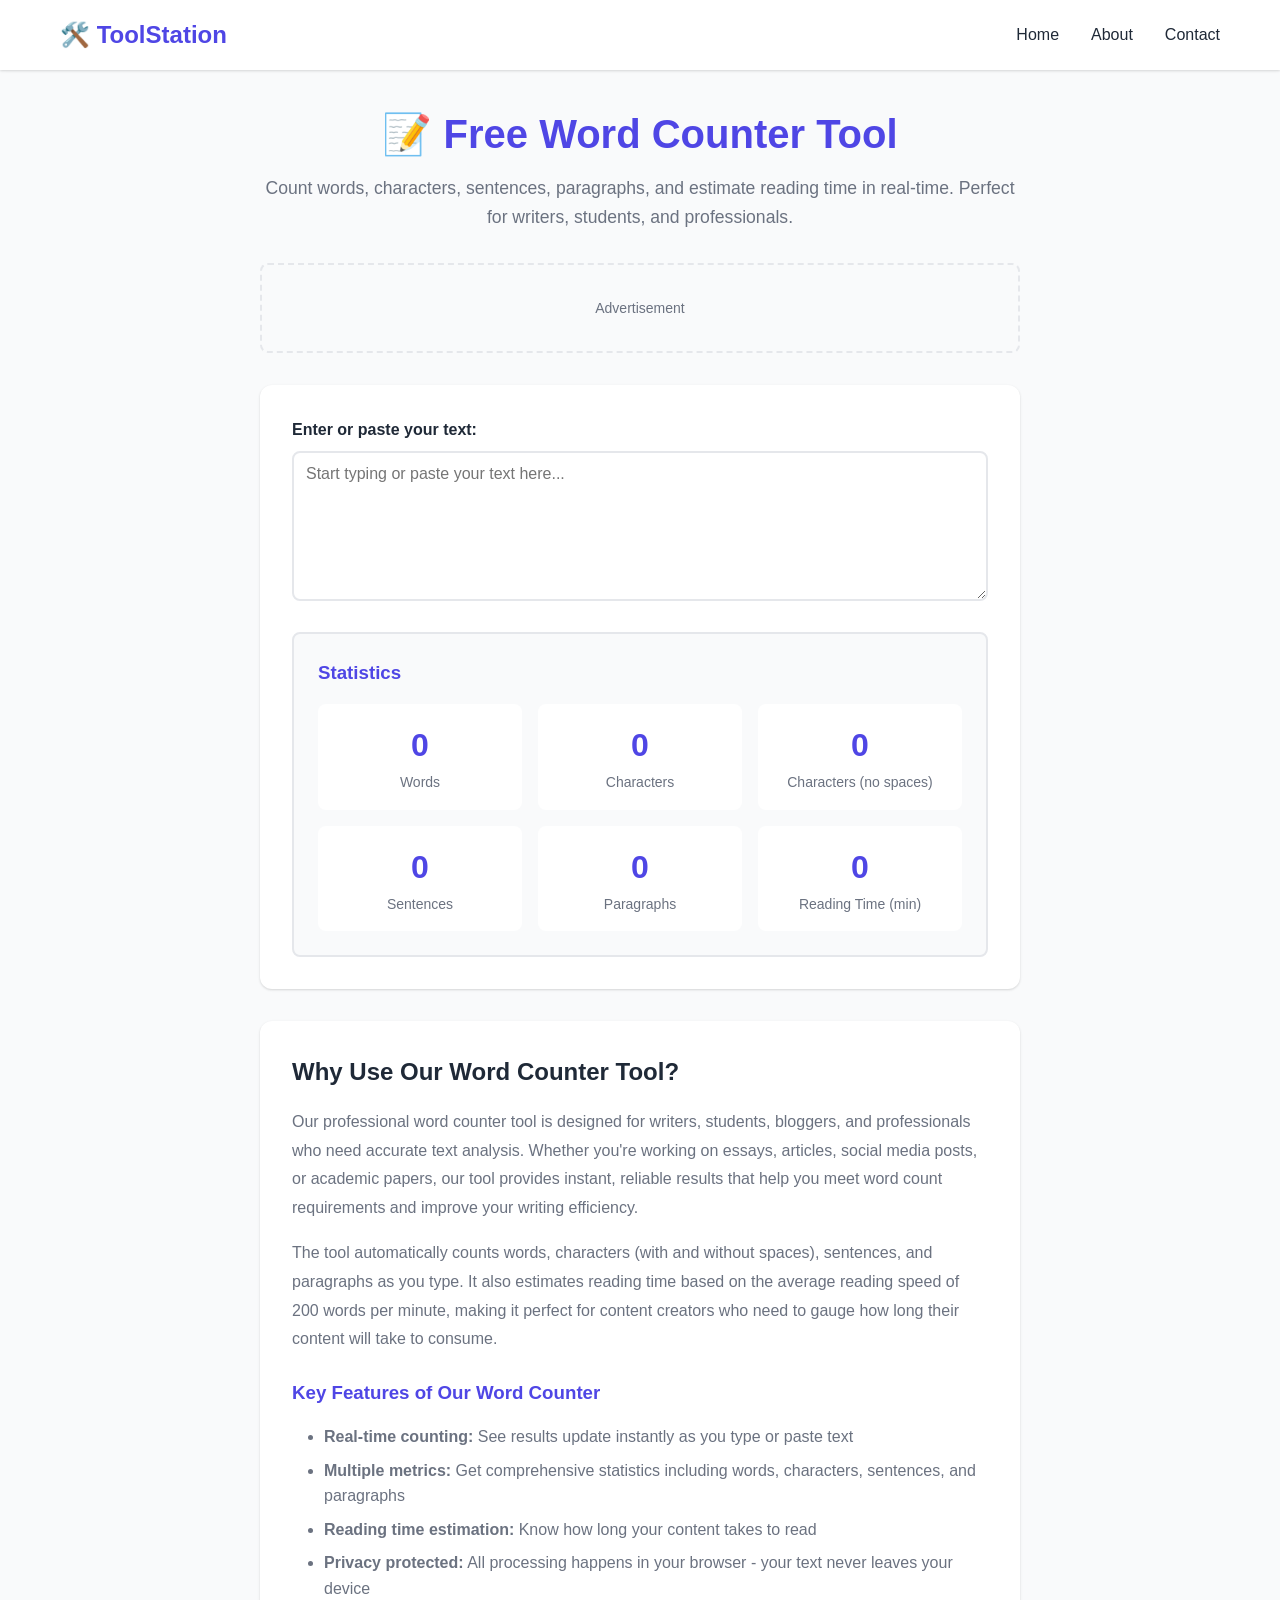
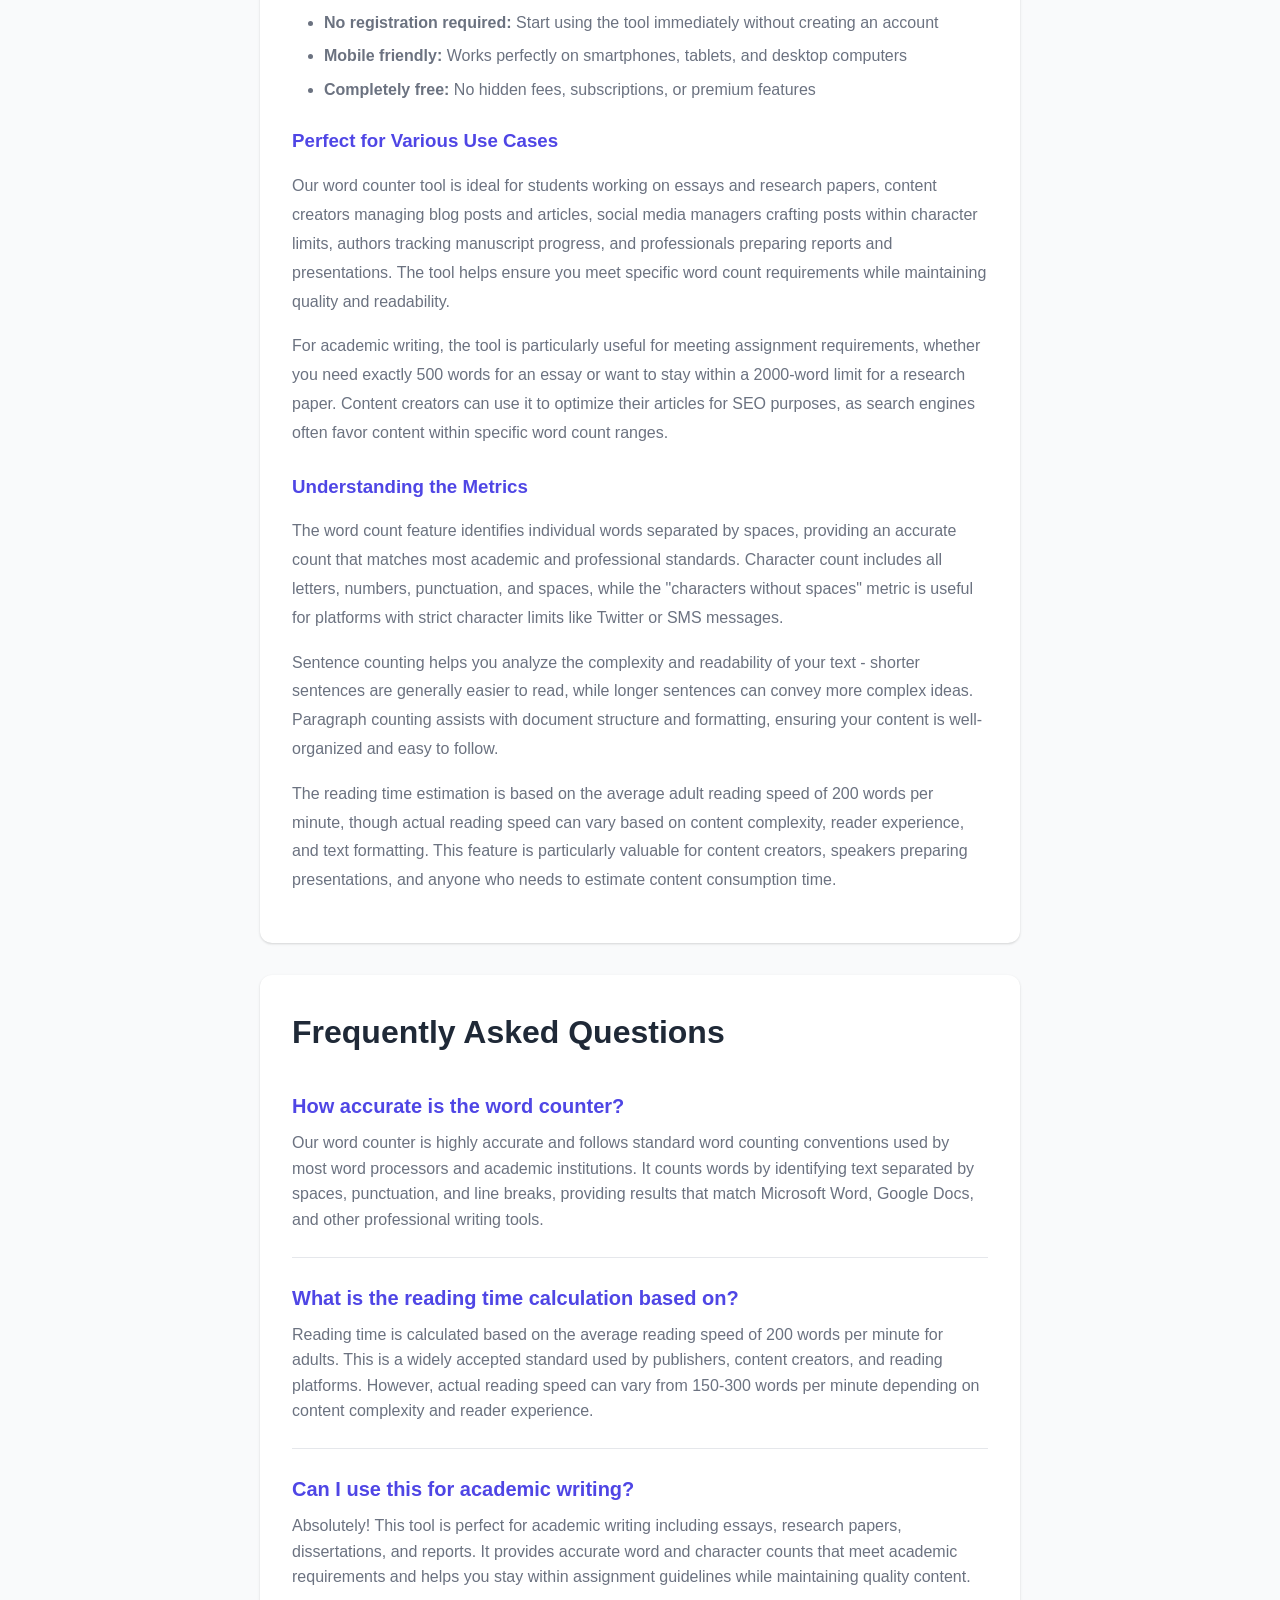
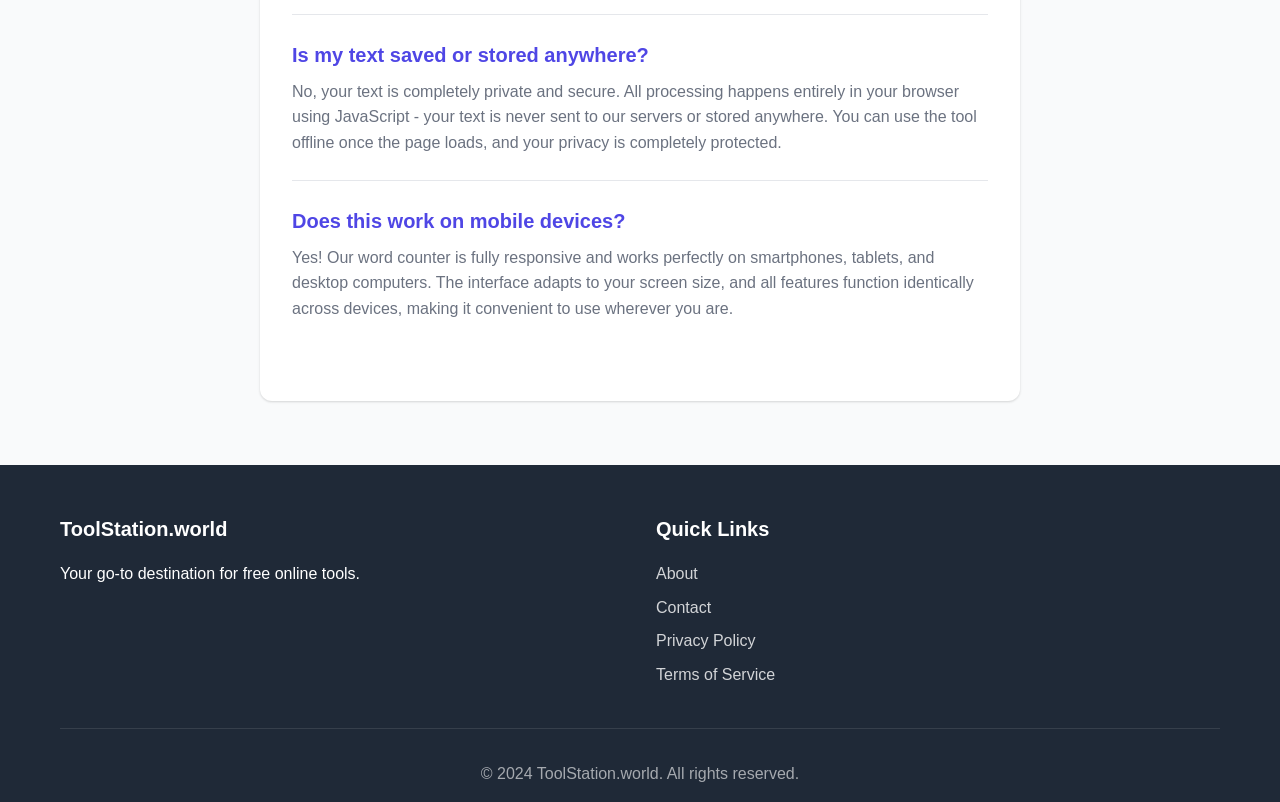
<file: tools/word-counter.html>
<!DOCTYPE html>
<html lang="en">
<head>
    <meta charset="UTF-8">
    <meta name="viewport" content="width=device-width, initial-scale=1.0">
    <meta name="description" content="Free online word counter tool. Count words, characters, sentences, paragraphs, and estimate reading time instantly. No registration required, works offline, 100% privacy protected.">
    <meta name="keywords" content="word counter, character counter, text counter, word count tool, online word counter, sentence counter, paragraph counter, reading time calculator">
    <meta name="author" content="ToolStation.world">
    <meta name="robots" content="index, follow">
    
    <!-- Open Graph / Facebook -->
    <meta property="og:type" content="article">
    <meta property="og:url" content="https://toolstation.world/tools/word-counter.html">
    <meta property="og:title" content="Free Word Counter Tool - Count Words, Characters & More">
    <meta property="og:description" content="Professional word counter tool for writers, students, and professionals. Count words, characters, sentences, paragraphs, and estimate reading time instantly.">
    
    <!-- Twitter -->
    <meta property="twitter:card" content="summary_large_image">
    <meta property="twitter:url" content="https://toolstation.world/tools/word-counter.html">
    <meta property="twitter:title" content="Free Word Counter Tool - Count Words, Characters & More">
    <meta property="twitter:description" content="Professional word counter tool for writers, students, and professionals. Count words, characters, sentences, paragraphs, and estimate reading time instantly.">
    
    <link rel="canonical" href="https://toolstation.world/tools/word-counter.html">
    <title>Free Word Counter Tool - Count Words, Characters, Sentences & Reading Time | ToolStation.world</title>
    <link rel="stylesheet" href="/assets/style.css">
    
    <!-- Structured Data -->
    <script type="application/ld+json">
    {
      "@context": "https://schema.org",
      "@type": "WebApplication",
      "name": "Word Counter Tool",
      "url": "https://toolstation.world/tools/word-counter.html",
      "description": "Free online word counter tool to count words, characters, sentences, paragraphs, and estimate reading time.",
      "applicationCategory": "UtilityApplication",
      "operatingSystem": "Any",
      "offers": {
        "@type": "Offer",
        "price": "0",
        "priceCurrency": "USD"
      }
    }
    </script>
</head>
<body>
    <header>
        <div class="container">
            <div class="header-content">
                <h1 class="logo">🛠️ <a href="/" style="color: inherit; text-decoration: none;">ToolStation</a></h1>
                <nav>
                    <a href="/">Home</a>
                    <a href="/about.html">About</a>
                    <a href="/contact.html">Contact</a>
                </nav>
            </div>
        </div>
    </header>

    <main class="tool-container">
        <div class="tool-header">
            <h1>📝 Free Word Counter Tool</h1>
            <p>Count words, characters, sentences, paragraphs, and estimate reading time in real-time. Perfect for writers, students, and professionals.</p>
        </div>

        <!-- Ad Placeholder -->
        <div class="ad-container">
            <div class="ad-placeholder">Advertisement</div>
        </div>

        <div class="tool-content">
            <div class="form-group">
                <label for="wordCountText">Enter or paste your text:</label>
                <textarea id="wordCountText" placeholder="Start typing or paste your text here..."></textarea>
            </div>

            <div class="result-box">
                <h3>Statistics</h3>
                <div class="stats">
                    <div class="stat-item">
                        <div class="stat-value" id="wordCount">0</div>
                        <div class="stat-label">Words</div>
                    </div>
                    <div class="stat-item">
                        <div class="stat-value" id="charCount">0</div>
                        <div class="stat-label">Characters</div>
                    </div>
                    <div class="stat-item">
                        <div class="stat-value" id="charNoSpaceCount">0</div>
                        <div class="stat-label">Characters (no spaces)</div>
                    </div>
                    <div class="stat-item">
                        <div class="stat-value" id="sentenceCount">0</div>
                        <div class="stat-label">Sentences</div>
                    </div>
                    <div class="stat-item">
                        <div class="stat-value" id="paragraphCount">0</div>
                        <div class="stat-label">Paragraphs</div>
                    </div>
                    <div class="stat-item">
                        <div class="stat-value" id="readingTime">0</div>
                        <div class="stat-label">Reading Time (min)</div>
                    </div>
                </div>
            </div>
        </div>
        
        <!-- SEO Content Section -->
        <div class="seo-content">
            <h2>Why Use Our Word Counter Tool?</h2>
            <p>Our professional word counter tool is designed for writers, students, bloggers, and professionals who need accurate text analysis. Whether you're working on essays, articles, social media posts, or academic papers, our tool provides instant, reliable results that help you meet word count requirements and improve your writing efficiency.</p>
            
            <p>The tool automatically counts words, characters (with and without spaces), sentences, and paragraphs as you type. It also estimates reading time based on the average reading speed of 200 words per minute, making it perfect for content creators who need to gauge how long their content will take to consume.</p>

            <h3>Key Features of Our Word Counter</h3>
            <ul>
                <li><strong>Real-time counting:</strong> See results update instantly as you type or paste text</li>
                <li><strong>Multiple metrics:</strong> Get comprehensive statistics including words, characters, sentences, and paragraphs</li>
                <li><strong>Reading time estimation:</strong> Know how long your content takes to read</li>
                <li><strong>Privacy protected:</strong> All processing happens in your browser - your text never leaves your device</li>
                <li><strong>No registration required:</strong> Start using the tool immediately without creating an account</li>
                <li><strong>Mobile friendly:</strong> Works perfectly on smartphones, tablets, and desktop computers</li>
                <li><strong>Completely free:</strong> No hidden fees, subscriptions, or premium features</li>
            </ul>

            <h3>Perfect for Various Use Cases</h3>
            <p>Our word counter tool is ideal for students working on essays and research papers, content creators managing blog posts and articles, social media managers crafting posts within character limits, authors tracking manuscript progress, and professionals preparing reports and presentations. The tool helps ensure you meet specific word count requirements while maintaining quality and readability.</p>

            <p>For academic writing, the tool is particularly useful for meeting assignment requirements, whether you need exactly 500 words for an essay or want to stay within a 2000-word limit for a research paper. Content creators can use it to optimize their articles for SEO purposes, as search engines often favor content within specific word count ranges.</p>

            <h3>Understanding the Metrics</h3>
            <p>The word count feature identifies individual words separated by spaces, providing an accurate count that matches most academic and professional standards. Character count includes all letters, numbers, punctuation, and spaces, while the "characters without spaces" metric is useful for platforms with strict character limits like Twitter or SMS messages.</p>

            <p>Sentence counting helps you analyze the complexity and readability of your text - shorter sentences are generally easier to read, while longer sentences can convey more complex ideas. Paragraph counting assists with document structure and formatting, ensuring your content is well-organized and easy to follow.</p>

            <p>The reading time estimation is based on the average adult reading speed of 200 words per minute, though actual reading speed can vary based on content complexity, reader experience, and text formatting. This feature is particularly valuable for content creators, speakers preparing presentations, and anyone who needs to estimate content consumption time.</p>
        </div>

        <div class="faq-section">
            <h2>Frequently Asked Questions</h2>
            <div class="faq-item">
                <h3>How accurate is the word counter?</h3>
                <p>Our word counter is highly accurate and follows standard word counting conventions used by most word processors and academic institutions. It counts words by identifying text separated by spaces, punctuation, and line breaks, providing results that match Microsoft Word, Google Docs, and other professional writing tools.</p>
            </div>
            <div class="faq-item">
                <h3>What is the reading time calculation based on?</h3>
                <p>Reading time is calculated based on the average reading speed of 200 words per minute for adults. This is a widely accepted standard used by publishers, content creators, and reading platforms. However, actual reading speed can vary from 150-300 words per minute depending on content complexity and reader experience.</p>
            </div>
            <div class="faq-item">
                <h3>Can I use this for academic writing?</h3>
                <p>Absolutely! This tool is perfect for academic writing including essays, research papers, dissertations, and reports. It provides accurate word and character counts that meet academic requirements and helps you stay within assignment guidelines while maintaining quality content.</p>
            </div>
            <div class="faq-item">
                <h3>Is my text saved or stored anywhere?</h3>
                <p>No, your text is completely private and secure. All processing happens entirely in your browser using JavaScript - your text is never sent to our servers or stored anywhere. You can use the tool offline once the page loads, and your privacy is completely protected.</p>
            </div>
            <div class="faq-item">
                <h3>Does this work on mobile devices?</h3>
                <p>Yes! Our word counter is fully responsive and works perfectly on smartphones, tablets, and desktop computers. The interface adapts to your screen size, and all features function identically across devices, making it convenient to use wherever you are.</p>
            </div>
        </div>
    </main>

    <footer>
        <div class="container">
            <div class="footer-content">
                <div class="footer-section">
                    <h4>ToolStation.world</h4>
                    <p>Your go-to destination for free online tools.</p>
                </div>
                <div class="footer-section">
                    <h4>Quick Links</h4>
                    <ul>
                        <li><a href="/about.html">About</a></li>
                        <li><a href="/contact.html">Contact</a></li>
                        <li><a href="/privacy.html">Privacy Policy</a></li>
                        <li><a href="/terms.html">Terms of Service</a></li>
                    </ul>
                </div>
            </div>
            <div class="footer-bottom">
                <p>&copy; 2024 ToolStation.world. All rights reserved.</p>
            </div>
        </div>
    </footer>

    <script src="/assets/main.js"></script>
</body>
</html>
</file>
<file: assets/style.css>
* {
    margin: 0;
    padding: 0;
    box-sizing: border-box;
}

:root {
    --primary-color: #4f46e5;
    --primary-dark: #4338ca;
    --secondary-color: #06b6d4;
    --text-color: #1f2937;
    --text-light: #6b7280;
    --bg-color: #ffffff;
    --bg-light: #f9fafb;
    --border-color: #e5e7eb;
    --success-color: #10b981;
    --warning-color: #f59e0b;
    --danger-color: #ef4444;
    --card-shadow: 0 1px 3px 0 rgba(0, 0, 0, 0.1), 0 1px 2px 0 rgba(0, 0, 0, 0.06);
    --card-shadow-hover: 0 10px 15px -3px rgba(0, 0, 0, 0.1), 0 4px 6px -2px rgba(0, 0, 0, 0.05);
}

body {
    font-family: -apple-system, BlinkMacSystemFont, 'Segoe UI', Roboto, 'Helvetica Neue', Arial, sans-serif;
    line-height: 1.6;
    color: var(--text-color);
    background-color: var(--bg-light);
}

.container {
    max-width: 1200px;
    margin: 0 auto;
    padding: 0 20px;
}

/* Header */
header {
    background: var(--bg-color);
    box-shadow: var(--card-shadow);
    position: sticky;
    top: 0;
    z-index: 100;
}

.header-content {
    display: flex;
    justify-content: space-between;
    align-items: center;
    padding: 1rem 0;
}

.logo {
    font-size: 1.5rem;
    font-weight: 700;
    color: var(--primary-color);
}

nav {
    display: flex;
    gap: 2rem;
}

nav a {
    color: var(--text-color);
    text-decoration: none;
    font-weight: 500;
    transition: color 0.3s;
}

nav a:hover {
    color: var(--primary-color);
}

/* Hero Section */
.hero {
    background: linear-gradient(135deg, var(--primary-color) 0%, var(--secondary-color) 100%);
    color: white;
    padding: 4rem 0;
    text-align: center;
}

.hero h1 {
    font-size: 3rem;
    margin-bottom: 1rem;
    font-weight: 700;
}

.hero p {
    font-size: 1.25rem;
    opacity: 0.95;
}

/* Tools Section */
.tools-section {
    padding: 4rem 0;
}

.tools-section h2 {
    text-align: center;
    font-size: 2.5rem;
    margin-bottom: 3rem;
    color: var(--text-color);
}

.tools-grid {
    display: grid;
    grid-template-columns: repeat(auto-fit, minmax(300px, 1fr));
    gap: 2rem;
}

.tool-card {
    background: var(--bg-color);
    padding: 2rem;
    border-radius: 12px;
    box-shadow: var(--card-shadow);
    transition: all 0.3s;
    text-decoration: none;
    color: var(--text-color);
    display: block;
}

.tool-card:hover {
    box-shadow: var(--card-shadow-hover);
    transform: translateY(-5px);
}

.tool-icon {
    font-size: 3rem;
    margin-bottom: 1rem;
}

.tool-card h3 {
    font-size: 1.5rem;
    margin-bottom: 0.5rem;
    color: var(--primary-color);
}

.tool-card p {
    color: var(--text-light);
}

/* Features Section */
.features-section {
    background: var(--bg-color);
    padding: 4rem 0;
}

.features-section h2 {
    text-align: center;
    font-size: 2.5rem;
    margin-bottom: 3rem;
}

.features-grid {
    display: grid;
    grid-template-columns: repeat(auto-fit, minmax(250px, 1fr));
    gap: 2rem;
}

.feature {
    text-align: center;
    padding: 2rem;
}

.feature h3 {
    font-size: 1.5rem;
    margin-bottom: 1rem;
}

/* Tool Page Styles */
.tool-container {
    max-width: 800px;
    margin: 2rem auto;
    padding: 0 20px;
}

.tool-header {
    text-align: center;
    margin-bottom: 2rem;
}

.tool-header h1 {
    font-size: 2.5rem;
    color: var(--primary-color);
    margin-bottom: 0.5rem;
}

.tool-header p {
    color: var(--text-light);
    font-size: 1.1rem;
}

.ad-placeholder {
    background: var(--bg-light);
    border: 2px dashed var(--border-color);
    padding: 2rem;
    text-align: center;
    margin: 2rem 0;
    border-radius: 8px;
    color: var(--text-light);
    font-size: 0.875rem;
}

.tool-content {
    background: var(--bg-color);
    padding: 2rem;
    border-radius: 12px;
    box-shadow: var(--card-shadow);
    margin-bottom: 2rem;
}

.form-group {
    margin-bottom: 1.5rem;
}

.form-group label {
    display: block;
    margin-bottom: 0.5rem;
    font-weight: 600;
    color: var(--text-color);
}

.form-group input,
.form-group textarea,
.form-group select {
    width: 100%;
    padding: 0.75rem;
    border: 2px solid var(--border-color);
    border-radius: 8px;
    font-size: 1rem;
    font-family: inherit;
    transition: border-color 0.3s;
}

.form-group input:focus,
.form-group textarea:focus,
.form-group select:focus {
    outline: none;
    border-color: var(--primary-color);
}

.form-group textarea {
    min-height: 150px;
    resize: vertical;
}

.btn {
    padding: 0.75rem 2rem;
    background: var(--primary-color);
    color: white;
    border: none;
    border-radius: 8px;
    font-size: 1rem;
    font-weight: 600;
    cursor: pointer;
    transition: background 0.3s;
    text-decoration: none;
    display: inline-block;
}

.btn:hover {
    background: var(--primary-dark);
}

.btn-secondary {
    background: var(--secondary-color);
}

.btn-group {
    display: flex;
    gap: 1rem;
    flex-wrap: wrap;
}

.result-box {
    background: var(--bg-light);
    padding: 1.5rem;
    border-radius: 8px;
    margin-top: 1.5rem;
    border: 2px solid var(--border-color);
}

.result-box h3 {
    margin-bottom: 1rem;
    color: var(--primary-color);
}

.stats {
    display: grid;
    grid-template-columns: repeat(auto-fit, minmax(150px, 1fr));
    gap: 1rem;
    margin-top: 1rem;
}

.stat-item {
    background: var(--bg-color);
    padding: 1rem;
    border-radius: 8px;
    text-align: center;
}

.stat-value {
    font-size: 2rem;
    font-weight: 700;
    color: var(--primary-color);
}

.stat-label {
    color: var(--text-light);
    font-size: 0.875rem;
}

/* SEO Content */
.seo-content {
    background: var(--bg-color);
    padding: 2rem;
    border-radius: 12px;
    box-shadow: var(--card-shadow);
    margin: 2rem 0;
}

.seo-content h2 {
    color: var(--text-color);
    margin-bottom: 1rem;
}

.seo-content h3 {
    color: var(--primary-color);
    margin: 1.5rem 0 1rem;
}

.seo-content p {
    margin-bottom: 1rem;
    line-height: 1.8;
    color: var(--text-light);
}

.seo-content ul {
    margin: 1rem 0 1rem 2rem;
}

.seo-content li {
    margin-bottom: 0.5rem;
    color: var(--text-light);
}

/* FAQ Section */
.faq-section {
    background: var(--bg-color);
    padding: 2rem;
    border-radius: 12px;
    box-shadow: var(--card-shadow);
    margin-top: 2rem;
}

.faq-section h2 {
    font-size: 2rem;
    margin-bottom: 2rem;
    color: var(--text-color);
}

.faq-item {
    margin-bottom: 1.5rem;
    padding-bottom: 1.5rem;
    border-bottom: 1px solid var(--border-color);
}

.faq-item:last-child {
    border-bottom: none;
}

.faq-item h3 {
    color: var(--primary-color);
    margin-bottom: 0.5rem;
    font-size: 1.25rem;
}

.faq-item p {
    color: var(--text-light);
    line-height: 1.6;
}

/* Image Preview */
.image-preview {
    margin-top: 1rem;
    text-align: center;
}

.image-preview img {
    max-width: 100%;
    max-height: 400px;
    border-radius: 8px;
    box-shadow: var(--card-shadow);
}

#qrcode {
    display: flex;
    justify-content: center;
    margin-top: 1rem;
}

#qrcode canvas {
    border-radius: 8px;
    box-shadow: var(--card-shadow);
}

/* Footer */
footer {
    background: var(--text-color);
    color: white;
    padding: 3rem 0 1rem;
    margin-top: 4rem;
}

.footer-content {
    display: grid;
    grid-template-columns: repeat(auto-fit, minmax(250px, 1fr));
    gap: 2rem;
    margin-bottom: 2rem;
}

.footer-section h4 {
    margin-bottom: 1rem;
    font-size: 1.25rem;
}

.footer-section ul {
    list-style: none;
}

.footer-section ul li {
    margin-bottom: 0.5rem;
}

.footer-section a {
    color: rgba(255, 255, 255, 0.8);
    text-decoration: none;
    transition: color 0.3s;
}

.footer-section a:hover {
    color: white;
}

.footer-bottom {
    text-align: center;
    padding-top: 2rem;
    border-top: 1px solid rgba(255, 255, 255, 0.1);
    color: rgba(255, 255, 255, 0.6);
}

/* Content Pages */
.content-page {
    max-width: 900px;
    margin: 2rem auto;
    padding: 0 20px;
}

.content-page h1 {
    font-size: 2.5rem;
    margin-bottom: 1rem;
    color: var(--primary-color);
}

.content-page h2 {
    font-size: 1.75rem;
    margin-top: 2rem;
    margin-bottom: 1rem;
    color: var(--text-color);
}

.content-page p {
    margin-bottom: 1rem;
    line-height: 1.8;
    color: var(--text-light);
}

.content-page ul {
    margin-left: 2rem;
    margin-bottom: 1rem;
}

.content-page li {
    margin-bottom: 0.5rem;
    color: var(--text-light);
}

/* Responsive */
@media (max-width: 768px) {
    .hero h1 {
        font-size: 2rem;
    }

    .hero p {
        font-size: 1rem;
    }

    .tools-grid {
        grid-template-columns: 1fr;
    }

    nav {
        gap: 1rem;
    }

    .header-content {
        flex-direction: column;
        gap: 1rem;
    }

    .btn-group {
        flex-direction: column;
    }

    .btn {
        width: 100%;
    }
}

/* Utility Classes */
.hidden {
    display: none;
}

.text-center {
    text-align: center;
}

.mt-1 { margin-top: 1rem; }
.mt-2 { margin-top: 2rem; }
.mb-1 { margin-bottom: 1rem; }
.mb-2 { margin-bottom: 2rem; }
</file>
